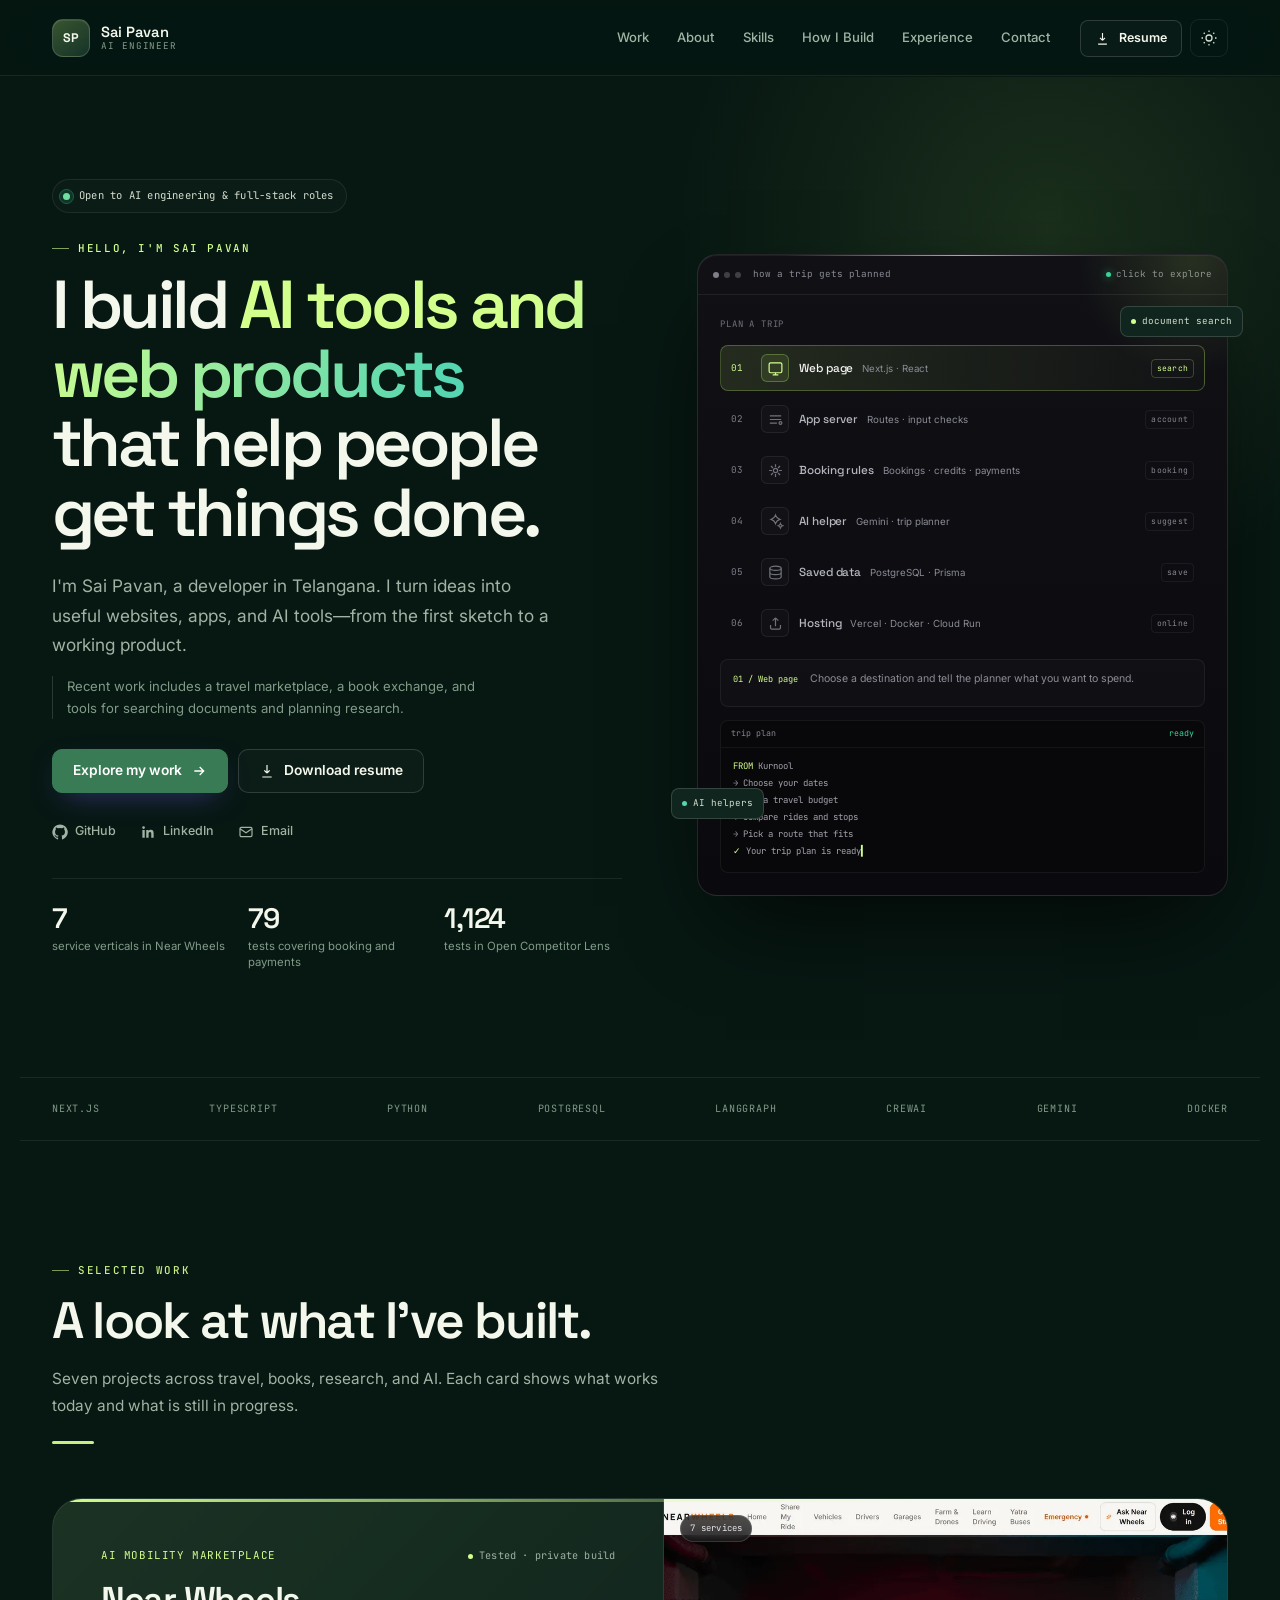
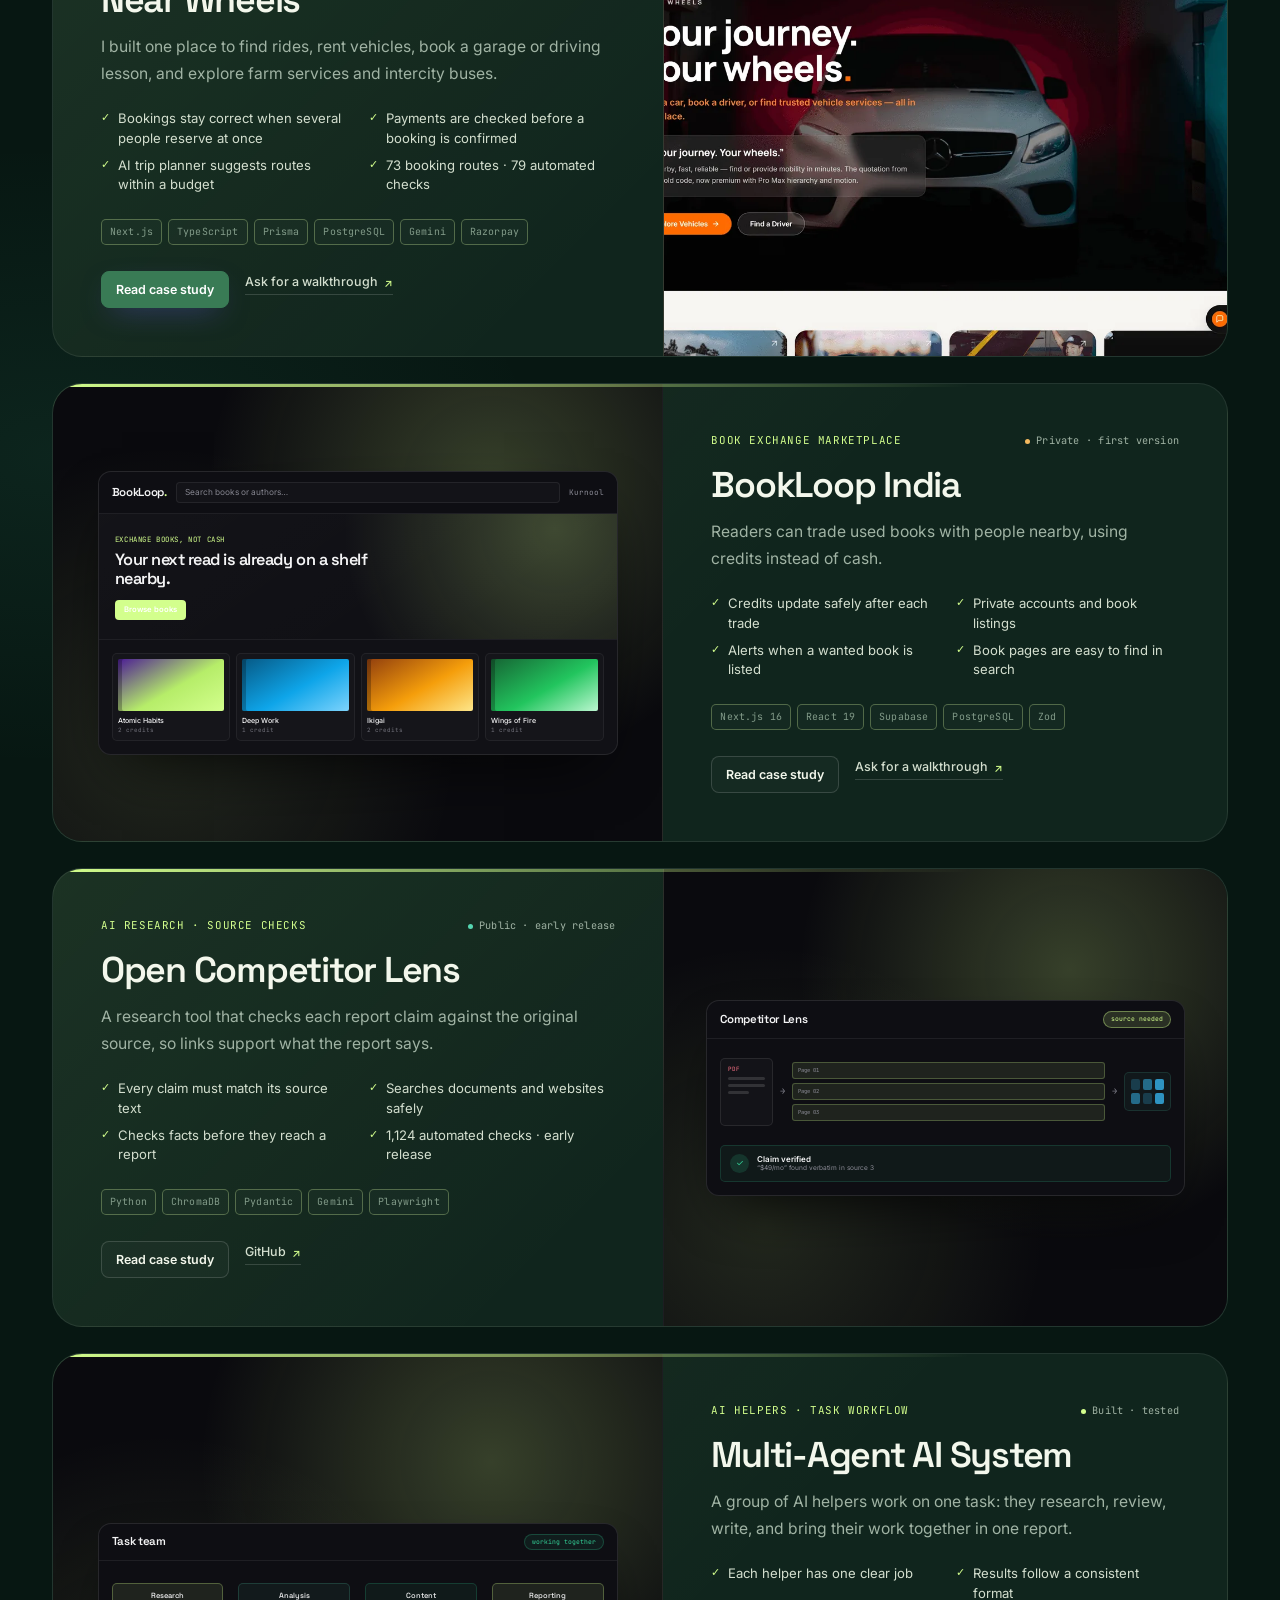
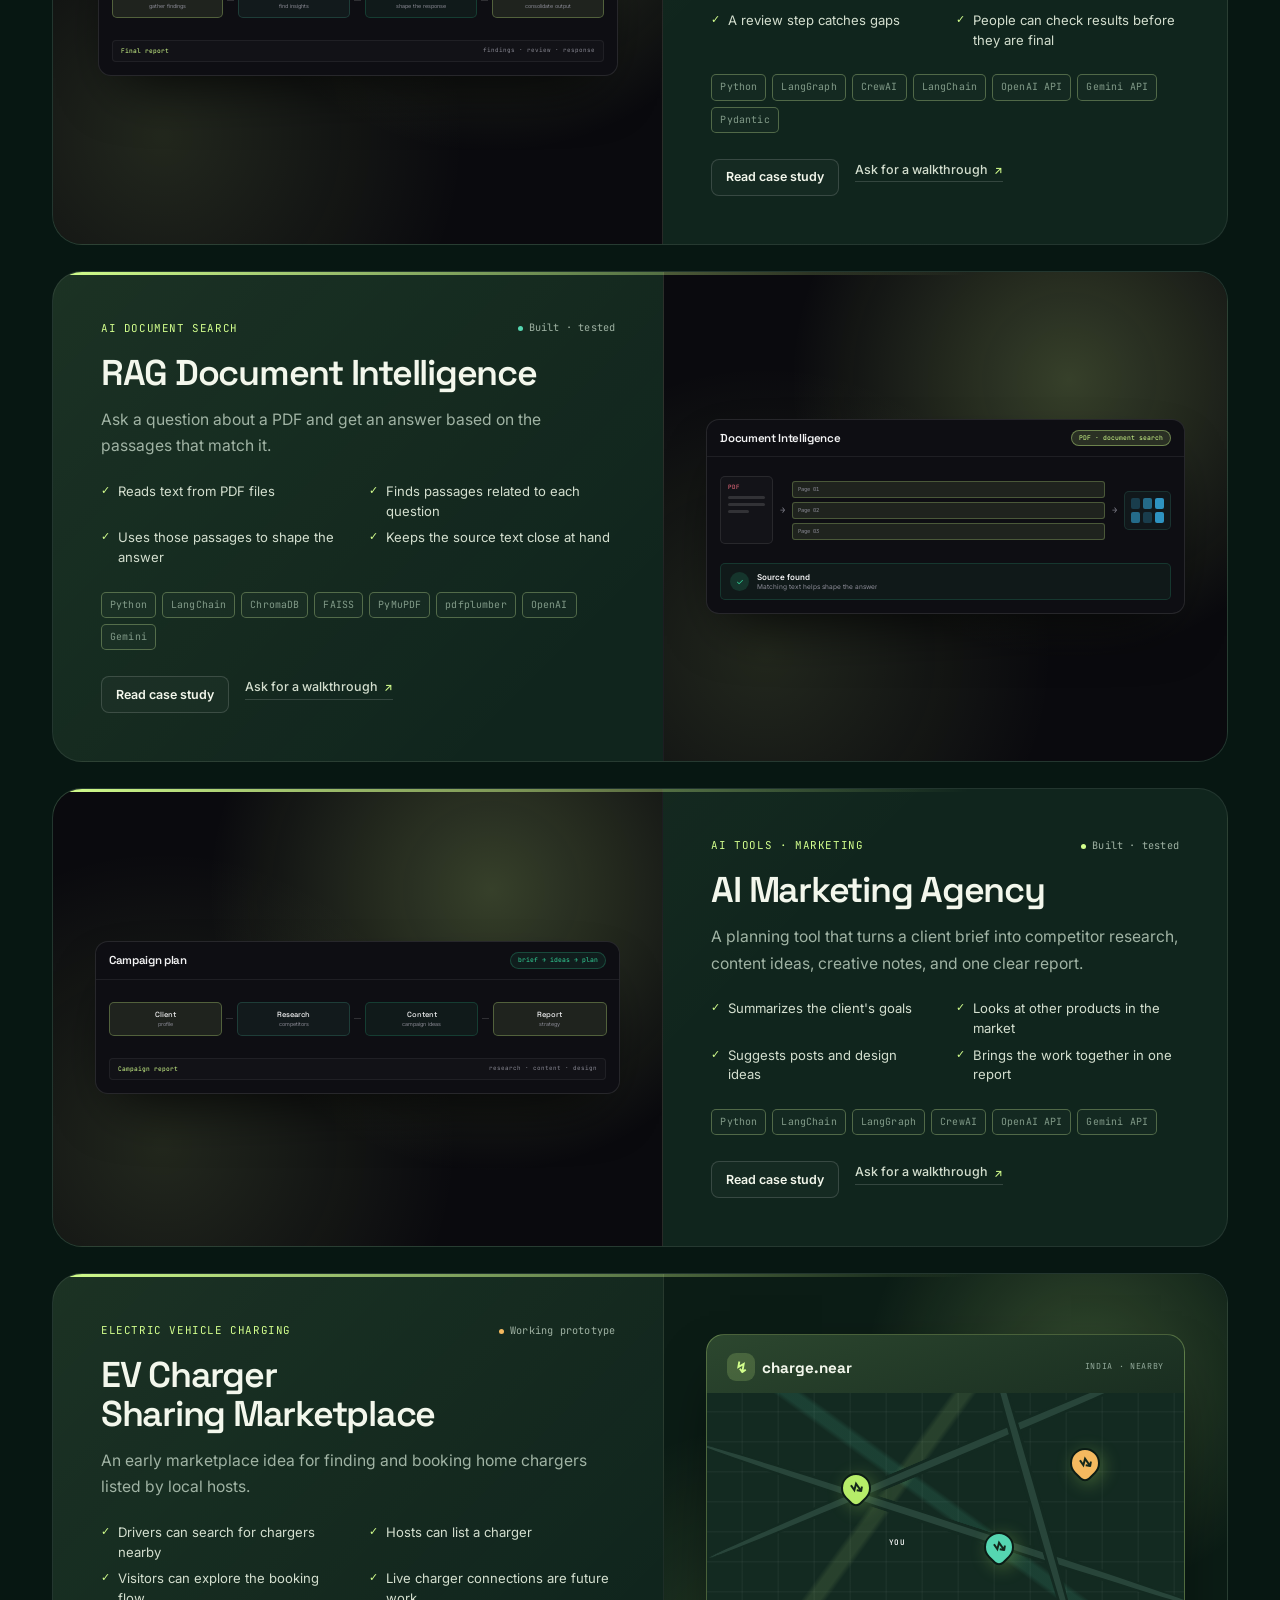
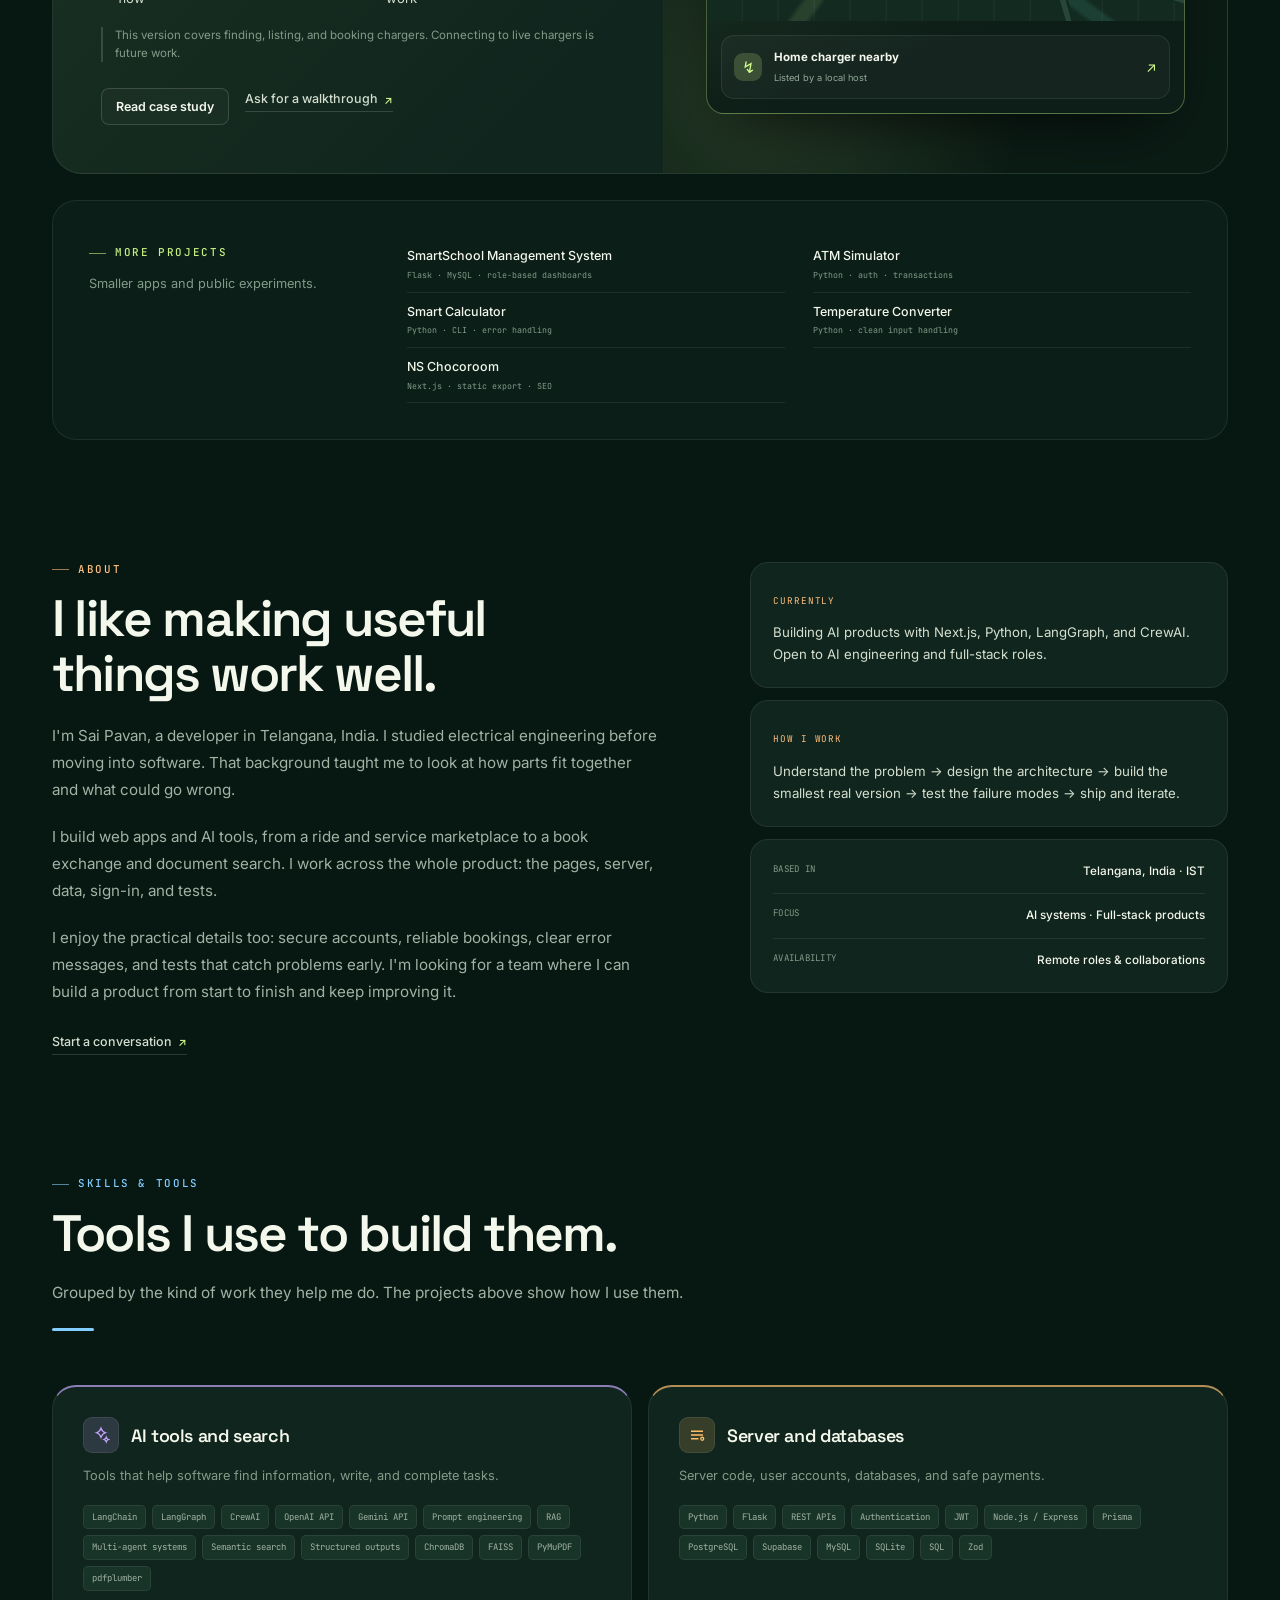
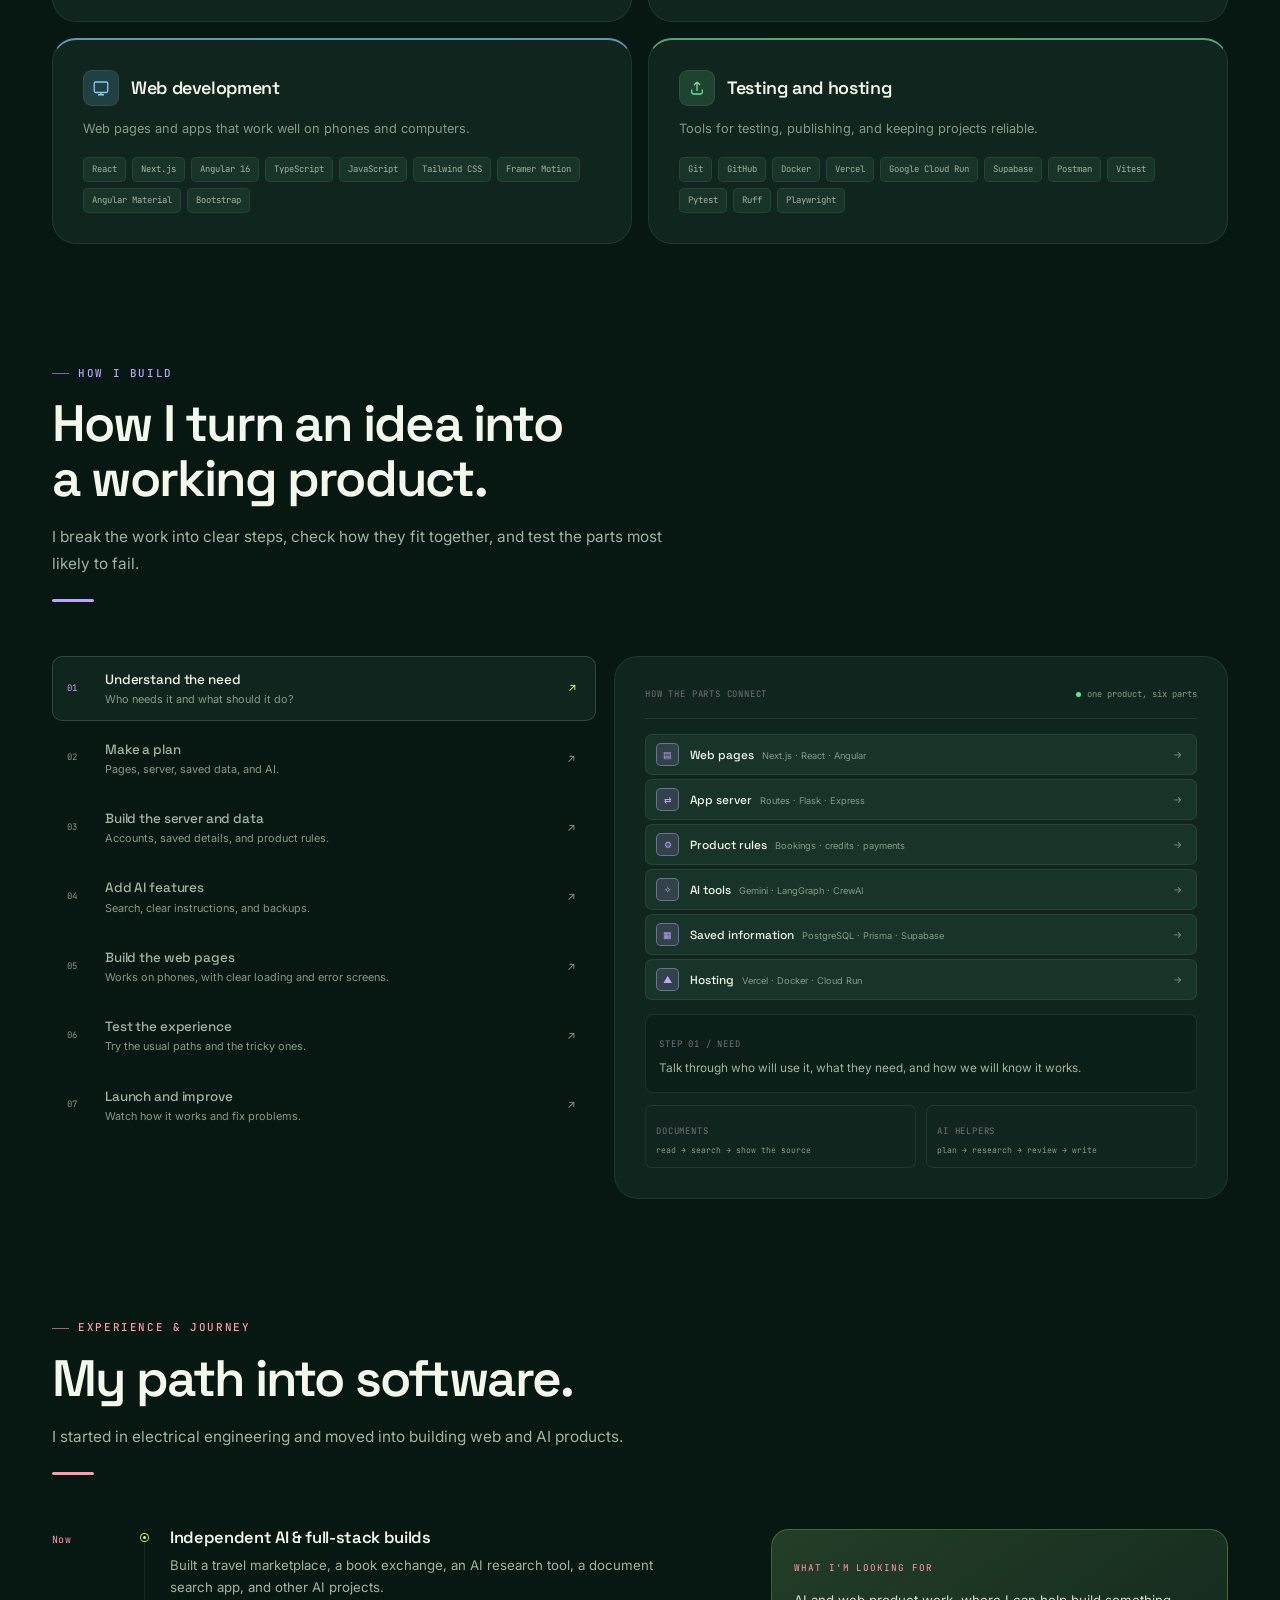
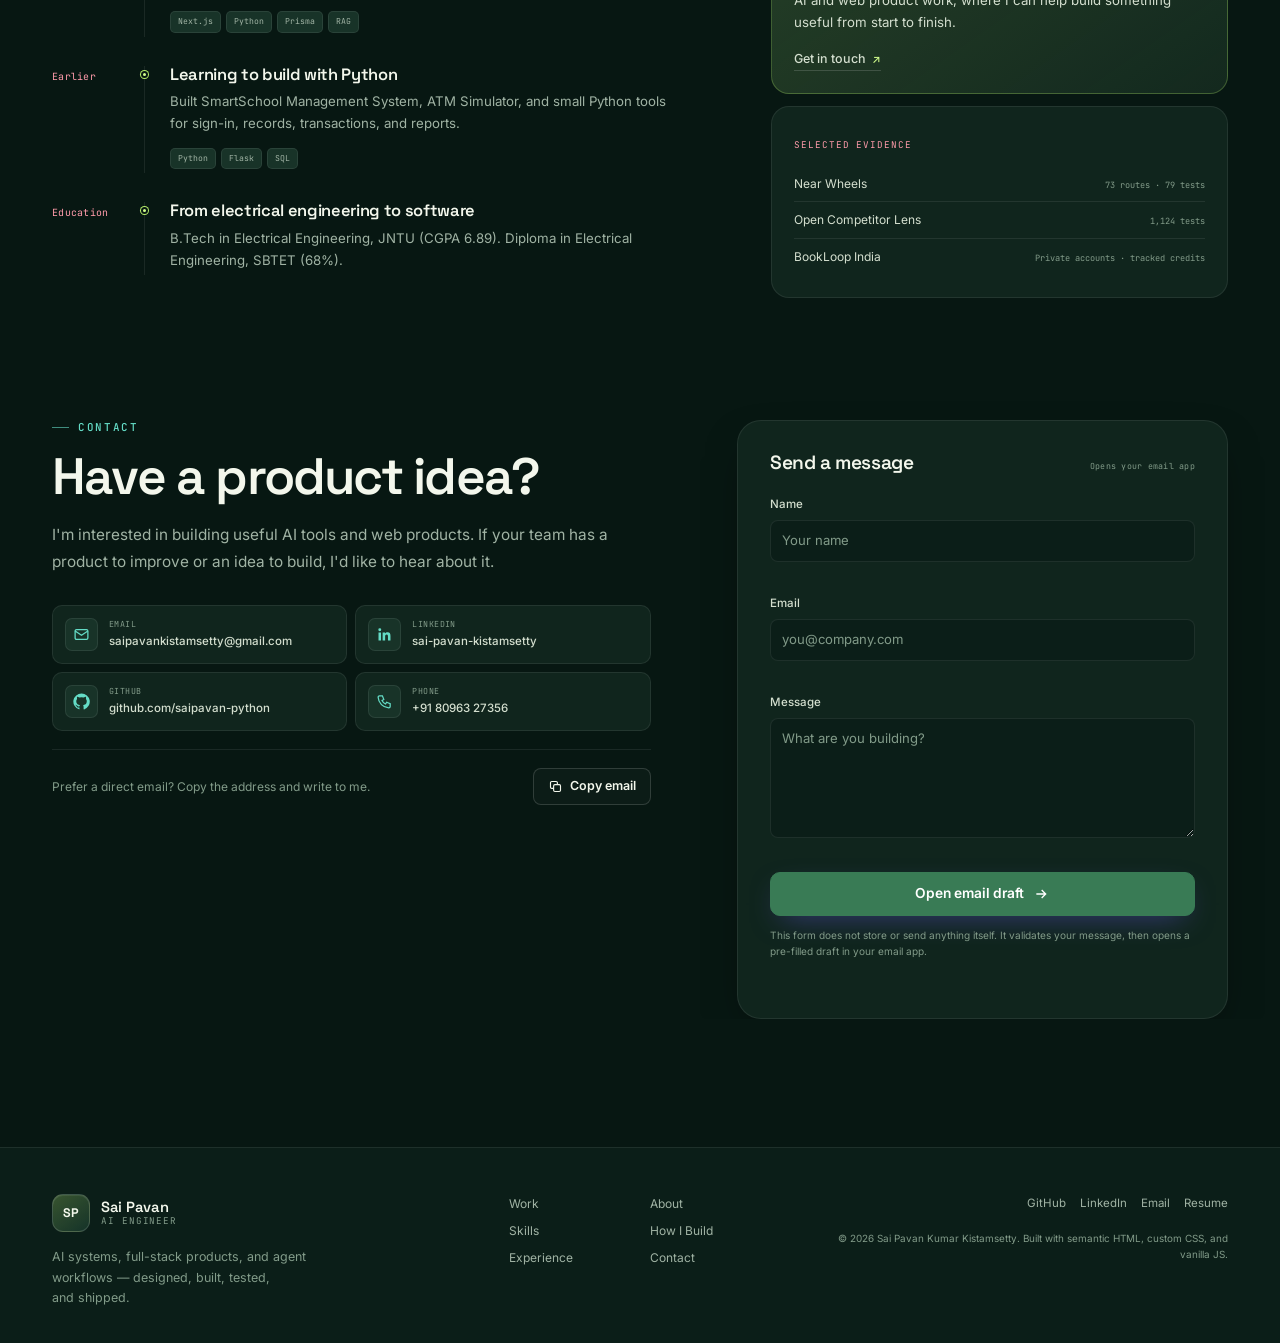
<file: index.html>
<!doctype html>
<html lang="en" data-theme="dark">
<head>
  <meta charset="utf-8">
  <meta name="viewport" content="width=device-width, initial-scale=1">
  <script>
    (function () {
      document.documentElement.classList.add('js');
      try {
        var theme = localStorage.getItem('theme') || 'dark';
        document.documentElement.dataset.theme = theme;
        document.documentElement.style.colorScheme = theme;
      } catch (e) {}
    })();
  </script>

  <title>Sai Pavan Kumar Kistamsetty — AI Engineer &amp; Full-Stack Developer</title>
  <meta name="description" content="Sai Pavan builds useful web products and AI tools, from travel and book marketplaces to document search and research.">
  <meta name="author" content="Sai Pavan Kumar Kistamsetty">
  <meta name="robots" content="index, follow, max-image-preview:large">
  <meta name="theme-color" content="#071712" id="theme-color">
  <link rel="canonical" href="https://saipavan-python.github.io/portfolio/">

  <meta property="og:type" content="website">
  <meta property="og:site_name" content="Sai Pavan Kumar Kistamsetty">
  <meta property="og:title" content="Sai Pavan Kumar Kistamsetty — AI Engineer &amp; Full-Stack Developer">
  <meta property="og:description" content="I build useful web products and AI tools, from travel and book marketplaces to document search and research.">
  <meta property="og:url" content="https://saipavan-python.github.io/portfolio/">
  <meta property="og:image" content="https://saipavan-python.github.io/portfolio/assets/og.png">
  <meta property="og:image:width" content="1200">
  <meta property="og:image:height" content="630">
  <meta property="og:image:alt" content="Sai Pavan Kumar Kistamsetty — AI Engineer and Full-Stack Developer portfolio">

  <meta name="twitter:card" content="summary_large_image">
  <meta name="twitter:title" content="Sai Pavan Kumar Kistamsetty — AI Engineer &amp; Full-Stack Developer">
  <meta name="twitter:description" content="Web products and AI tools for travel, books, document search, and research.">
  <meta name="twitter:image" content="https://saipavan-python.github.io/portfolio/assets/og.png">
  <meta name="twitter:image:alt" content="Sai Pavan Kumar Kistamsetty portfolio preview">

  <link rel="icon" href="assets/favicon.svg" type="image/svg+xml">
  <link rel="icon" href="assets/favicon-32.png" sizes="32x32" type="image/png">
  <link rel="apple-touch-icon" href="assets/apple-touch-icon.png">
  <link rel="manifest" href="site.webmanifest">

  <link rel="preconnect" href="https://fonts.googleapis.com">
  <link rel="preconnect" href="https://fonts.gstatic.com" crossorigin>
  <link href="https://fonts.googleapis.com/css2?family=Inter:wght@400;500;600;700&family=JetBrains+Mono:wght@400;500&family=Space+Grotesk:wght@500;600;700&display=swap" rel="stylesheet">
  <link rel="stylesheet" href="styles.css">

  <script type="application/ld+json">
  {
    "@context": "https://schema.org",
    "@graph": [
      {
        "@type": "Person",
        "@id": "https://saipavan-python.github.io/portfolio/#person",
        "name": "Sai Pavan Kumar Kistamsetty",
        "jobTitle": "AI Engineer and Full-Stack Developer",
        "description": "Developer building useful web products and AI tools, including marketplaces, document search, and research tools.",
        "url": "https://saipavan-python.github.io/portfolio/",
        "email": "mailto:saipavankistamsetty@gmail.com",
        "telephone": "+91-8096327356",
        "address": {
          "@type": "PostalAddress",
          "addressRegion": "Telangana",
          "addressCountry": "IN"
        },
        "sameAs": [
          "https://github.com/saipavan-python",
          "https://www.linkedin.com/in/sai-pavan-kistamsetty-60a755252"
        ],
        "knowsAbout": [
          "Artificial Intelligence",
          "Retrieval-Augmented Generation",
          "Multi-Agent Systems",
          "LangChain",
          "LangGraph",
          "CrewAI",
          "Python",
          "Next.js",
          "React",
          "TypeScript",
          "PostgreSQL",
          "Supabase",
          "Prisma",
          "Google Gemini",
          "OpenAI API"
        ]
      },
      {
        "@type": "WebSite",
        "@id": "https://saipavan-python.github.io/portfolio/#website",
        "url": "https://saipavan-python.github.io/portfolio/",
        "name": "Sai Pavan Kumar Kistamsetty — Portfolio",
        "description": "AI engineer and full-stack developer portfolio.",
        "publisher": { "@id": "https://saipavan-python.github.io/portfolio/#person" },
        "inLanguage": "en"
      }
    ]
  }
  </script>
</head>
<body>
  <a class="skip-link" href="#main">Skip to content</a>

  <header class="site-header" id="top">
    <nav class="nav container" aria-label="Primary navigation">
      <a class="brand" href="#top" aria-label="Sai Pavan — back to top">
        <span class="brand-mark" aria-hidden="true">SP</span>
        <span class="brand-text">
          <span>Sai Pavan</span>
          <small>AI Engineer</small>
        </span>
      </a>

      <div class="nav-links" role="list">
        <a href="#work" role="listitem">Work</a>
        <a href="#about" role="listitem">About</a>
        <a href="#skills" role="listitem">Skills</a>
        <a href="#process" role="listitem">How I Build</a>
        <a href="#experience" role="listitem">Experience</a>
        <a href="#contact" role="listitem">Contact</a>
      </div>

      <div class="nav-actions">
        <a class="btn btn-sm btn-secondary nav-resume" href="resume.pdf" download>
          <svg aria-hidden="true" viewBox="0 0 24 24" width="15" height="15" fill="none" stroke="currentColor" stroke-width="1.8"><path d="M12 3v12m0 0 4-4m-4 4-4-4M5 21h14"/></svg>
          Resume
        </a>
        <button class="icon-btn theme-toggle" type="button" aria-label="Switch to light theme" data-theme-toggle>
          <svg class="icon-sun" aria-hidden="true" viewBox="0 0 24 24" width="18" height="18" fill="none" stroke="currentColor" stroke-width="1.7"><circle cx="12" cy="12" r="4"/><path d="M12 2v2m0 16v2M4.93 4.93l1.42 1.42m11.3 11.3 1.42 1.42M2 12h2m16 0h2M4.93 19.07l1.42-1.42m11.3-11.3 1.42-1.42"/></svg>
          <svg class="icon-moon" aria-hidden="true" viewBox="0 0 24 24" width="18" height="18" fill="none" stroke="currentColor" stroke-width="1.7"><path d="M21 12.8A9 9 0 1 1 11.2 3a7 7 0 0 0 9.8 9.8Z"/></svg>
        </button>
        <button class="icon-btn menu-toggle" type="button" aria-expanded="false" aria-controls="mobile-menu" aria-label="Open navigation menu" data-menu-toggle>
          <svg class="icon-menu" aria-hidden="true" viewBox="0 0 24 24" width="20" height="20" fill="none" stroke="currentColor" stroke-width="1.8"><path d="M4 7h16M4 12h16M4 17h16"/></svg>
          <svg class="icon-close" aria-hidden="true" viewBox="0 0 24 24" width="20" height="20" fill="none" stroke="currentColor" stroke-width="1.8"><path d="m6 6 12 12M18 6 6 18"/></svg>
        </button>
      </div>
    </nav>

    <div class="mobile-menu" id="mobile-menu" data-mobile-menu>
      <div class="mobile-menu-inner container">
        <a href="#work">Work</a>
        <a href="#about">About</a>
        <a href="#skills">Skills</a>
        <a href="#process">How I Build</a>
        <a href="#experience">Experience</a>
        <a href="#contact">Contact</a>
        <a class="mobile-resume" href="resume.pdf" download>Download resume <span aria-hidden="true">↓</span></a>
      </div>
    </div>
  </header>

  <main id="main">
    <div class="page-glow" aria-hidden="true"></div>

    <section class="hero container" aria-labelledby="hero-title">
      <div class="hero-copy">
        <div class="status-pill">
          <span class="status-dot" aria-hidden="true"></span>
          Open to AI engineering &amp; full-stack roles
        </div>
        <p class="eyebrow">Hello, I'm Sai Pavan</p>
        <h1 id="hero-title">I build <span class="gradient-text">AI tools and web products</span> that help people get things done.</h1>
        <p class="hero-lead">I'm Sai Pavan, a developer in Telangana. I turn ideas into useful websites, apps, and AI tools—from the first sketch to a working product.</p>
        <p class="hero-note">Recent work includes a travel marketplace, a book exchange, and tools for searching documents and planning research.</p>

        <div class="hero-actions">
          <a class="btn btn-primary" href="#work">
            Explore my work
            <svg aria-hidden="true" viewBox="0 0 24 24" width="16" height="16" fill="none" stroke="currentColor" stroke-width="2"><path d="M5 12h14m-6-6 6 6-6 6"/></svg>
          </a>
          <a class="btn btn-secondary" href="resume.pdf" download>
            <svg aria-hidden="true" viewBox="0 0 24 24" width="16" height="16" fill="none" stroke="currentColor" stroke-width="1.8"><path d="M12 3v12m0 0 4-4m-4 4-4-4M5 21h14"/></svg>
            Download resume
          </a>
        </div>

        <div class="hero-socials" aria-label="Social links">
          <a href="https://github.com/saipavan-python" target="_blank" rel="noopener noreferrer">
            <svg aria-hidden="true" viewBox="0 0 24 24" width="16" height="16" fill="currentColor"><path d="M12 .7a11.5 11.5 0 0 0-3.64 22.41c.58.1.79-.25.79-.56v-2.17c-3.23.7-3.91-1.37-3.91-1.37-.53-1.34-1.29-1.7-1.29-1.7-1.05-.72.08-.7.08-.7 1.16.08 1.78 1.2 1.78 1.2 1.03 1.77 2.7 1.26 3.36.96.1-.75.4-1.26.73-1.55-2.58-.29-5.29-1.29-5.29-5.75 0-1.27.45-2.31 1.2-3.12-.12-.29-.52-1.47.11-3.06 0 0 .98-.31 3.2 1.19a11 11 0 0 1 5.82 0c2.22-1.5 3.2-1.19 3.2-1.19.63 1.59.23 2.77.11 3.06.75.81 1.2 1.85 1.2 3.12 0 4.47-2.72 5.46-5.3 5.74.42.36.79 1.07.79 2.16v3.2c0 .31.21.67.8.56A11.5 11.5 0 0 0 12 .7Z"/></svg>
            GitHub
          </a>
          <a href="https://www.linkedin.com/in/sai-pavan-kistamsetty-60a755252" target="_blank" rel="noopener noreferrer">
            <svg aria-hidden="true" viewBox="0 0 24 24" width="16" height="16" fill="currentColor"><path d="M20.45 20.45h-3.55v-5.57c0-1.33-.03-3.04-1.85-3.04-1.86 0-2.14 1.45-2.14 2.95v5.66H9.35V9h3.41v1.56h.05c.47-.9 1.63-1.85 3.36-1.85 3.6 0 4.27 2.37 4.27 5.45v6.29ZM5.34 7.43a2.06 2.06 0 1 1 0-4.12 2.06 2.06 0 0 1 0 4.12ZM7.12 20.45H3.55V9h3.57v11.45Z"/></svg>
            LinkedIn
          </a>
          <a href="mailto:saipavankistamsetty@gmail.com">
            <svg aria-hidden="true" viewBox="0 0 24 24" width="16" height="16" fill="none" stroke="currentColor" stroke-width="1.8"><rect x="3" y="5" width="18" height="14" rx="2"/><path d="m3 7 9 6 9-6"/></svg>
            Email
          </a>
        </div>

        <dl class="hero-stats">
          <div>
            <dt>7</dt>
            <dd>service verticals in Near Wheels</dd>
          </div>
          <div>
            <dt>79</dt>
            <dd>tests covering booking and payments</dd>
          </div>
          <div>
            <dt>1,124</dt>
            <dd>tests in Open Competitor Lens</dd>
          </div>
        </dl>
      </div>

      <div class="hero-visual">
        <div class="system-card" data-system-map>
          <div class="system-chrome">
            <div class="traffic-lights" aria-hidden="true"><i></i><i></i><i></i></div>
            <span class="system-path">how a trip gets planned</span>
            <span class="system-live"><i aria-hidden="true"></i> click to explore</span>
          </div>

          <div class="system-body">
            <div class="system-heading">
              <span class="mono-muted">PLAN A TRIP</span>
              <span class="mono-muted">TRIP PLANNER</span>
            </div>

            <div class="flow" role="group" aria-label="System architecture layers">
              <button class="flow-row is-active" type="button" data-node="client" data-detail="Choose a destination and tell the planner what you want to spend." data-label="Web page">
                <span class="flow-index">01</span>
                <span class="flow-icon" aria-hidden="true">
                  <svg viewBox="0 0 24 24" width="17" height="17" fill="none" stroke="currentColor" stroke-width="1.7"><rect x="3" y="4" width="18" height="14" rx="2"/><path d="M8 21h8M12 18v3"/></svg>
                </span>
                <span class="flow-copy"><b>Web page</b><small>Next.js · React</small></span>
                <span class="flow-tag">search</span>
              </button>

              <button class="flow-row" type="button" data-node="api" data-detail="The server checks the account, request details, and payment before it saves a booking." data-label="App server">
                <span class="flow-index">02</span>
                <span class="flow-icon" aria-hidden="true">
                  <svg viewBox="0 0 24 24" width="17" height="17" fill="none" stroke="currentColor" stroke-width="1.7"><path d="M4 7h16M4 12h16M4 17h10"/><circle cx="19" cy="17" r="2"/></svg>
                </span>
                <span class="flow-copy"><b>App server</b><small>Routes · input checks</small></span>
                <span class="flow-tag">account</span>
              </button>

              <button class="flow-row" type="button" data-node="logic" data-detail="Booking rules stop two people from taking the same slot and keep totals accurate." data-label="Booking rules">
                <span class="flow-index">03</span>
                <span class="flow-icon" aria-hidden="true">
                  <svg viewBox="0 0 24 24" width="17" height="17" fill="none" stroke="currentColor" stroke-width="1.7"><path d="M12 3v4m0 10v4M3 12h4m10 0h4M5.6 5.6l2.8 2.8m7.2 7.2 2.8 2.8m0-12.8-2.8 2.8M8.4 15.6l-2.8 2.8"/><circle cx="12" cy="12" r="3"/></svg>
                </span>
                <span class="flow-copy"><b>Booking rules</b><small>Bookings · credits · payments</small></span>
                <span class="flow-tag">booking</span>
              </button>

              <button class="flow-row" type="button" data-node="ai" data-detail="The trip planner suggests routes and stops. The rest of the booking still follows clear rules." data-label="AI helper">
                <span class="flow-index">04</span>
                <span class="flow-icon" aria-hidden="true">
                  <svg viewBox="0 0 24 24" width="17" height="17" fill="none" stroke="currentColor" stroke-width="1.7"><path d="M12 3c1.2 3.7 2.3 4.8 6 6-3.7 1.2-4.8 2.3-6 6-1.2-3.7-2.3-4.8-6-6 3.7-1.2 4.8-2.3 6-6Z"/><path d="M19 15c.6 1.8 1.2 2.4 3 3-1.8.6-2.4 1.2-3 3-.6-1.8-1.2-2.4-3-3 1.8-.6 2.4-1.2 3-3Z"/></svg>
                </span>
                <span class="flow-copy"><b>AI helper</b><small>Gemini · trip planner</small></span>
                <span class="flow-tag">suggest</span>
              </button>

              <button class="flow-row" type="button" data-node="data" data-detail="The database keeps bookings, credits, and payments in sync." data-label="Saved data">
                <span class="flow-index">05</span>
                <span class="flow-icon" aria-hidden="true">
                  <svg viewBox="0 0 24 24" width="17" height="17" fill="none" stroke="currentColor" stroke-width="1.7"><ellipse cx="12" cy="6" rx="8" ry="3"/><path d="M4 6v6c0 1.7 3.6 3 8 3s8-1.3 8-3V6M4 12v6c0 1.7 3.6 3 8 3s8-1.3 8-3v-6"/></svg>
                </span>
                <span class="flow-copy"><b>Saved data</b><small>PostgreSQL · Prisma</small></span>
                <span class="flow-tag">save</span>
              </button>

              <button class="flow-row" type="button" data-node="deploy" data-detail="The site and server are prepared so the same product can run in development and online." data-label="Hosting">
                <span class="flow-index">06</span>
                <span class="flow-icon" aria-hidden="true">
                  <svg viewBox="0 0 24 24" width="17" height="17" fill="none" stroke="currentColor" stroke-width="1.7"><path d="M12 16V4m0 0 4 4m-4-4L8 8"/><path d="M5 14v4a2 2 0 0 0 2 2h10a2 2 0 0 0 2-2v-4"/></svg>
                </span>
                <span class="flow-copy"><b>Hosting</b><small>Vercel · Docker · Cloud Run</small></span>
                <span class="flow-tag">online</span>
              </button>
            </div>

            <div class="system-detail" aria-live="polite">
              <span class="system-detail-label" data-detail-label>01 / Web page</span>
              <p data-detail-text>Choose a destination and tell the planner what you want to spend.</p>
            </div>

            <div class="terminal" aria-hidden="true">
              <div class="terminal-bar">
                <span>trip plan</span>
                <span class="terminal-status">ready</span>
              </div>
              <pre><span class="t-prompt">FROM</span> Kurnool
<span class="t-arrow">→</span> Choose your dates
<span class="t-arrow">→</span> Set a travel budget
<span class="t-arrow">→</span> Compare rides and stops
<span class="t-arrow">→</span> Pick a route that fits
<span class="t-prompt">✓</span> Your trip plan is ready<span class="cursor" aria-hidden="true">▍</span></pre>
            </div>
          </div>
        </div>

        <div class="floating-note floating-note-a" aria-hidden="true">
          <span class="dot"></span> document search
        </div>
        <div class="floating-note floating-note-b" aria-hidden="true">
          <span class="dot dot-blue"></span> AI helpers
        </div>
      </div>
    </section>

    <div class="stack-strip container" aria-label="Core technologies">
      <span>Next.js</span><span>TypeScript</span><span>Python</span><span>PostgreSQL</span><span>LangGraph</span><span>CrewAI</span><span>Gemini</span><span>Docker</span>
    </div>

    <section class="section container" id="work" aria-labelledby="work-title">
      <div class="section-head reveal">
        <p class="eyebrow">Selected work</p>
        <h2 id="work-title">A look at what I've built.</h2>
        <p class="section-lead">Seven projects across travel, books, research, and AI. Each card shows what works today and what is still in progress.</p>
      </div>

      <div class="projects">
        <article class="project project-featured project-near-wheels reveal">
          <div class="project-content">
            <div class="project-topline">
              <span class="project-category">AI mobility marketplace</span>
              <span class="project-status"><i class="dot"></i> Tested · private build</span>
            </div>
            <h3>Near Wheels</h3>
            <p class="project-summary">I built one place to find rides, rent vehicles, book a garage or driving lesson, and explore farm services and intercity buses.</p>
            <ul class="project-highlights">
              <li>Bookings stay correct when several people reserve at once</li>
              <li>Payments are checked before a booking is confirmed</li>
              <li>AI trip planner suggests routes within a budget</li>
              <li>73 booking routes · 79 automated checks</li>
            </ul>
            <div class="project-stack" aria-label="Technology stack">
              <span>Next.js</span><span>TypeScript</span><span>Prisma</span><span>PostgreSQL</span><span>Gemini</span><span>Razorpay</span>
            </div>
            <div class="project-actions">
              <button class="btn btn-sm btn-primary" type="button" data-case="near-wheels">Read case study</button>
              <a class="text-link" href="mailto:saipavankistamsetty@gmail.com?subject=Near%20Wheels%20walkthrough">Ask for a walkthrough <span aria-hidden="true">↗</span></a>
            </div>
          </div>
          <button class="project-media project-media-featured" type="button" data-case="near-wheels" aria-label="Open Near Wheels case study">
            <img src="assets/projects/near-wheels-home.webp" alt="Near Wheels marketplace homepage showing ride sharing, vehicle rentals, and local services" width="1280" height="820" loading="eager">
            <span class="media-badge">7 services</span>
            <span class="media-overlay"><span>View case study</span></span>
          </button>
        </article>

        <article class="project project-bookloop reveal">
          <button class="project-media mock-wrap" type="button" data-case="bookloop" aria-label="Open BookLoop India case study">
            <div class="mock mock-bookloop" aria-hidden="true">
              <div class="mock-topbar">
                <span class="mock-logo">BookLoop<span>.</span></span>
                <span class="mock-search">Search books or authors…</span>
                <span class="mock-city">Kurnool</span>
              </div>
              <div class="mock-bookloop-hero">
                <span class="mock-kicker">Exchange books, not cash</span>
                <strong>Your next read is already on a shelf nearby.</strong>
                <span class="mock-button">Browse books</span>
              </div>
              <div class="mock-books">
                <div class="mock-book"><i></i><span>Atomic Habits</span><small>2 credits</small></div>
                <div class="mock-book"><i class="book-b"></i><span>Deep Work</span><small>1 credit</small></div>
                <div class="mock-book"><i class="book-c"></i><span>Ikigai</span><small>2 credits</small></div>
                <div class="mock-book"><i class="book-d"></i><span>Wings of Fire</span><small>1 credit</small></div>
              </div>
            </div>
            <span class="media-overlay"><span>View case study</span></span>
          </button>
          <div class="project-content">
            <div class="project-topline">
              <span class="project-category">Book exchange marketplace</span>
              <span class="project-status"><i class="dot dot-amber"></i> Private · first version</span>
            </div>
            <h3>BookLoop India</h3>
            <p class="project-summary">Readers can trade used books with people nearby, using credits instead of cash.</p>
            <ul class="project-highlights">
              <li>Credits update safely after each trade</li>
              <li>Private accounts and book listings</li>
              <li>Alerts when a wanted book is listed</li>
              <li>Book pages are easy to find in search</li>
            </ul>
            <div class="project-stack" aria-label="Technology stack">
              <span>Next.js 16</span><span>React 19</span><span>Supabase</span><span>PostgreSQL</span><span>Zod</span>
            </div>
            <div class="project-actions">
              <button class="btn btn-sm btn-secondary" type="button" data-case="bookloop">Read case study</button>
              <a class="text-link" href="mailto:saipavankistamsetty@gmail.com?subject=BookLoop%20walkthrough">Ask for a walkthrough <span aria-hidden="true">↗</span></a>
            </div>
          </div>
        </article>

        <article class="project project-open-lens reveal">
          <button class="project-media mock-wrap" type="button" data-case="rag" aria-label="Open Open Competitor Lens case study">
            <div class="mock mock-rag" aria-hidden="true">
              <div class="mock-rag-head">
                <span class="mock-logo">Competitor Lens</span>
                <span class="mock-pill">source needed</span>
              </div>
              <div class="mock-rag-flow">
                <div class="rag-doc"><span>PDF</span><i></i><i></i><i class="short"></i></div>
                <span class="rag-arrow">→</span>
                <div class="rag-chunks"><span>Page 01</span><span>Page 02</span><span>Page 03</span></div>
                <span class="rag-arrow">→</span>
                <div class="rag-vector"><i></i><i></i><i></i><i></i><i></i><i></i></div>
              </div>
              <div class="mock-rag-answer">
                <span class="mock-check">✓</span>
                <div><strong>Claim verified</strong><small>“$49/mo” found verbatim in source 3</small></div>
              </div>
            </div>
            <span class="media-overlay"><span>View case study</span></span>
          </button>
          <div class="project-content">
            <div class="project-topline">
              <span class="project-category">AI research · source checks</span>
              <span class="project-status"><i class="dot dot-blue"></i> Public · early release</span>
            </div>
            <h3>Open Competitor Lens</h3>
            <p class="project-summary">A research tool that checks each report claim against the original source, so links support what the report says.</p>
            <ul class="project-highlights">
              <li>Every claim must match its source text</li>
              <li>Searches documents and websites safely</li>
              <li>Checks facts before they reach a report</li>
              <li>1,124 automated checks · early release</li>
            </ul>
            <div class="project-stack" aria-label="Technology stack">
              <span>Python</span><span>ChromaDB</span><span>Pydantic</span><span>Gemini</span><span>Playwright</span>
            </div>
            <div class="project-actions">
              <button class="btn btn-sm btn-secondary" type="button" data-case="rag">Read case study</button>
              <a class="text-link" href="https://github.com/saipavan-python/open-competitor-lens" target="_blank" rel="noopener noreferrer">GitHub <span aria-hidden="true">↗</span></a>
            </div>
          </div>
        </article>

        <article class="project project-agents reveal">
          <button class="project-media mock-wrap" type="button" data-case="agents" aria-label="Open Multi-Agent AI System case study">
            <div class="mock mock-agents" aria-hidden="true">
              <div class="agents-head">
                <span class="mock-logo">Task team</span>
                <span class="mock-pill mock-pill-green">working together</span>
              </div>
              <div class="agents-graph">
                <div class="agent-node agent-planner"><b>Research</b><small>gather findings</small></div>
                <div class="agent-line"></div>
                <div class="agent-node agent-research"><b>Analysis</b><small>find insights</small></div>
                <div class="agent-line"></div>
                <div class="agent-node agent-analyst"><b>Content</b><small>shape the response</small></div>
                <div class="agent-line"></div>
                <div class="agent-node agent-writer"><b>Reporting</b><small>consolidate output</small></div>
              </div>
              <div class="agents-output"><span>Final report</span><small>findings · review · response</small></div>
            </div>
            <span class="media-overlay"><span>View case study</span></span>
          </button>
          <div class="project-content">
            <div class="project-topline">
              <span class="project-category">AI helpers · task workflow</span>
              <span class="project-status"><i class="dot"></i> Built · tested</span>
            </div>
            <h3>Multi-Agent AI System</h3>
            <p class="project-summary">A group of AI helpers work on one task: they research, review, write, and bring their work together in one report.</p>
            <ul class="project-highlights">
              <li>Each helper has one clear job</li>
              <li>Results follow a consistent format</li>
              <li>A review step catches gaps</li>
              <li>People can check results before they are final</li>
            </ul>
            <div class="project-stack" aria-label="Technology stack">
              <span>Python</span><span>LangGraph</span><span>CrewAI</span><span>LangChain</span><span>OpenAI API</span><span>Gemini API</span><span>Pydantic</span>
            </div>
            <div class="project-actions">
              <button class="btn btn-sm btn-secondary" type="button" data-case="agents">Read case study</button>
              <a class="text-link" href="mailto:saipavankistamsetty@gmail.com?subject=Multi-agent%20system%20walkthrough">Ask for a walkthrough <span aria-hidden="true">↗</span></a>
            </div>
          </div>
        </article>

        <article class="project project-doc-ai reveal">
          <button class="project-media mock-wrap" type="button" data-case="doc-ai" aria-label="Open RAG Document Intelligence case study">
            <div class="mock mock-rag mock-large">
              <div class="mock-rag-head"><span class="mock-logo">Document Intelligence</span><span class="mock-pill">PDF · document search</span></div>
              <div class="mock-rag-flow"><div class="rag-doc"><span>PDF</span><i></i><i></i><i class="short"></i></div><span class="rag-arrow">→</span><div class="rag-chunks"><span>Page 01</span><span>Page 02</span><span>Page 03</span></div><span class="rag-arrow">→</span><div class="rag-vector"><i></i><i></i><i></i><i></i><i></i><i></i></div></div>
              <div class="mock-rag-answer"><span class="mock-check">✓</span><div><strong>Source found</strong><small>Matching text helps shape the answer</small></div></div>
            </div>
            <span class="media-overlay"><span>View case study</span></span>
          </button>
          <div class="project-content">
            <div class="project-topline"><span class="project-category">AI document search</span><span class="project-status"><i class="dot dot-blue"></i> Built · tested</span></div>
            <h3>RAG Document Intelligence</h3>
            <p class="project-summary">Ask a question about a PDF and get an answer based on the passages that match it.</p>
            <ul class="project-highlights">
              <li>Reads text from PDF files</li>
              <li>Finds passages related to each question</li>
              <li>Uses those passages to shape the answer</li>
              <li>Keeps the source text close at hand</li>
            </ul>
            <div class="project-stack" aria-label="Technology stack"><span>Python</span><span>LangChain</span><span>ChromaDB</span><span>FAISS</span><span>PyMuPDF</span><span>pdfplumber</span><span>OpenAI</span><span>Gemini</span></div>
            <div class="project-actions"><button class="btn btn-sm btn-secondary" type="button" data-case="doc-ai">Read case study</button><a class="text-link" href="mailto:saipavankistamsetty@gmail.com?subject=RAG%20Document%20Intelligence%20walkthrough">Ask for a walkthrough <span aria-hidden="true">↗</span></a></div>
          </div>
        </article>

        <article class="project project-marketing reveal">
          <button class="project-media mock-wrap" type="button" data-case="marketing" aria-label="Open AI Marketing Agency case study">
            <div class="mock mock-agents mock-large">
              <div class="agents-head"><span class="mock-logo">Campaign plan</span><span class="mock-pill mock-pill-green">brief → ideas → plan</span></div>
              <div class="agents-graph"><div class="agent-node agent-planner"><b>Client</b><small>profile</small></div><div class="agent-line"></div><div class="agent-node agent-research"><b>Research</b><small>competitors</small></div><div class="agent-line"></div><div class="agent-node agent-analyst"><b>Content</b><small>campaign ideas</small></div><div class="agent-line"></div><div class="agent-node agent-writer"><b>Report</b><small>strategy</small></div></div>
              <div class="agents-output"><span>Campaign report</span><small>research · content · design</small></div>
            </div>
            <span class="media-overlay"><span>View case study</span></span>
          </button>
          <div class="project-content">
            <div class="project-topline"><span class="project-category">AI tools · marketing</span><span class="project-status"><i class="dot"></i> Built · tested</span></div>
            <h3>AI Marketing Agency</h3>
            <p class="project-summary">A planning tool that turns a client brief into competitor research, content ideas, creative notes, and one clear report.</p>
            <ul class="project-highlights">
              <li>Summarizes the client's goals</li>
              <li>Looks at other products in the market</li>
              <li>Suggests posts and design ideas</li>
              <li>Brings the work together in one report</li>
            </ul>
            <div class="project-stack" aria-label="Technology stack"><span>Python</span><span>LangChain</span><span>LangGraph</span><span>CrewAI</span><span>OpenAI API</span><span>Gemini API</span></div>
            <div class="project-actions"><button class="btn btn-sm btn-secondary" type="button" data-case="marketing">Read case study</button><a class="text-link" href="mailto:saipavankistamsetty@gmail.com?subject=AI%20Marketing%20Agency%20walkthrough">Ask for a walkthrough <span aria-hidden="true">↗</span></a></div>
          </div>
        </article>

        <article class="project project-ev reveal">
          <button class="project-media project-media-ev" type="button" data-case="ev-sharing" aria-label="Open EV Charger Sharing Marketplace case study">
            <div class="ev-preview">
              <div class="ev-topline"><span class="ev-brand"><i aria-hidden="true">↯</i> charge.near</span><span class="ev-location">INDIA · NEARBY</span></div>
              <div class="ev-map" aria-hidden="true"><span class="ev-road ev-road-a"></span><span class="ev-road ev-road-b"></span><span class="ev-road ev-road-c"></span><i class="ev-pin ev-pin-a">↯</i><i class="ev-pin ev-pin-b">↯</i><i class="ev-pin ev-pin-c">↯</i><span class="ev-you">YOU</span></div>
              <div class="ev-listing"><span class="ev-plug">↯</span><span><b>Home charger nearby</b><small>Listed by a local host</small></span><span class="ev-arrow">↗</span></div>
            </div>
            <span class="media-overlay"><span>View case study</span></span>
          </button>
          <div class="project-content">
            <div class="project-topline"><span class="project-category">Electric vehicle charging</span><span class="project-status"><i class="dot dot-amber"></i> Working prototype</span></div>
            <h3>EV Charger Sharing Marketplace</h3>
            <p class="project-summary">An early marketplace idea for finding and booking home chargers listed by local hosts.</p>
            <ul class="project-highlights">
              <li>Drivers can search for chargers nearby</li>
              <li>Hosts can list a charger</li>
              <li>Visitors can explore the booking flow</li>
              <li>Live charger connections are future work</li>
            </ul>
            <p class="project-tech-note">This version covers finding, listing, and booking chargers. Connecting to live chargers is future work.</p>
            <div class="project-actions"><button class="btn btn-sm btn-secondary" type="button" data-case="ev-sharing">Read case study</button><a class="text-link" href="mailto:saipavankistamsetty@gmail.com?subject=EV%20Charger%20Sharing%20walkthrough">Ask for a walkthrough <span aria-hidden="true">↗</span></a></div>
          </div>
        </article>
      </div>

      <div class="more-builds reveal">
        <div class="more-builds-head">
          <span class="eyebrow">More projects</span>
          <p>Smaller apps and public experiments.</p>
        </div>
        <div class="more-builds-links">
          <a href="https://github.com/saipavan-python/smartschool-management-system" target="_blank" rel="noopener noreferrer"><b>SmartSchool Management System</b><span>Flask · MySQL · role-based dashboards</span></a>
          <a href="https://github.com/saipavan-python/ATM-Simulator" target="_blank" rel="noopener noreferrer"><b>ATM Simulator</b><span>Python · auth · transactions</span></a>
          <a href="https://github.com/saipavan-python/smartCalculator-python" target="_blank" rel="noopener noreferrer"><b>Smart Calculator</b><span>Python · CLI · error handling</span></a>
          <a href="https://github.com/saipavan-python/Temperature-Converter" target="_blank" rel="noopener noreferrer"><b>Temperature Converter</b><span>Python · clean input handling</span></a>
          <a href="https://github.com/saipavan-python/N-s-chocoroom" target="_blank" rel="noopener noreferrer"><b>NS Chocoroom</b><span>Next.js · static export · SEO</span></a>
        </div>
      </div>
    </section>

    <section class="section container" id="about" aria-labelledby="about-title">
      <div class="about-grid">
        <div class="about-copy reveal">
          <p class="eyebrow">About</p>
          <h2 id="about-title">I like making useful things work well.</h2>
          <p>I'm Sai Pavan, a developer in Telangana, India. I studied electrical engineering before moving into software. That background taught me to look at how parts fit together and what could go wrong.</p>
          <p>I build web apps and AI tools, from a ride and service marketplace to a book exchange and document search. I work across the whole product: the pages, server, data, sign-in, and tests.</p>
          <p>I enjoy the practical details too: secure accounts, reliable bookings, clear error messages, and tests that catch problems early. I'm looking for a team where I can build a product from start to finish and keep improving it.</p>
          <a class="text-link about-link" href="mailto:saipavankistamsetty@gmail.com">Start a conversation <span aria-hidden="true">↗</span></a>
        </div>

        <div class="about-side reveal">
          <div class="side-card">
            <span class="side-label">Currently</span>
            <p>Building AI products with Next.js, Python, LangGraph, and CrewAI. Open to AI engineering and full-stack roles.</p>
          </div>
          <div class="side-card">
            <span class="side-label">How I work</span>
            <p>Understand the problem → design the architecture → build the smallest real version → test the failure modes → ship and iterate.</p>
          </div>
          <div class="side-card side-card-meta">
            <div><span>Based in</span><b>Telangana, India · IST</b></div>
            <div><span>Focus</span><b>AI systems · Full-stack products</b></div>
            <div><span>Availability</span><b>Remote roles &amp; collaborations</b></div>
          </div>
        </div>
      </div>
    </section>

    <section class="section container" id="skills" aria-labelledby="skills-title">
      <div class="section-head reveal">
        <p class="eyebrow">Skills &amp; tools</p>
        <h2 id="skills-title">Tools I use to build them.</h2>
        <p class="section-lead">Grouped by the kind of work they help me do. The projects above show how I use them.</p>
      </div>

      <div class="skills-grid">
        <div class="skill-card reveal">
          <div class="skill-card-head">
            <span class="skill-icon" aria-hidden="true">
              <svg viewBox="0 0 24 24" width="18" height="18" fill="none" stroke="currentColor" stroke-width="1.7"><path d="M12 3c1.2 3.7 2.3 4.8 6 6-3.7 1.2-4.8 2.3-6 6-1.2-3.7-2.3-4.8-6-6 3.7-1.2 4.8-2.3 6-6Z"/><path d="M19 15c.6 1.8 1.2 2.4 3 3-1.8.6-2.4 1.2-3 3-.6-1.8-1.2-2.4-3-3 1.8-.6 2.4-1.2 3-3Z"/></svg>
            </span>
            <h3>AI tools and search</h3>
          </div>
          <p>Tools that help software find information, write, and complete tasks.</p>
          <div class="tag-list">
            <span>LangChain</span><span>LangGraph</span><span>CrewAI</span><span>OpenAI API</span><span>Gemini API</span><span>Prompt engineering</span><span>RAG</span><span>Multi-agent systems</span><span>Semantic search</span><span>Structured outputs</span><span>ChromaDB</span><span>FAISS</span><span>PyMuPDF</span><span>pdfplumber</span>
          </div>
        </div>

        <div class="skill-card reveal">
          <div class="skill-card-head">
            <span class="skill-icon" aria-hidden="true">
              <svg viewBox="0 0 24 24" width="18" height="18" fill="none" stroke="currentColor" stroke-width="1.7"><path d="M4 7h16M4 12h16M4 17h10"/><circle cx="19" cy="17" r="2"/></svg>
            </span>
            <h3>Server and databases</h3>
          </div>
          <p>Server code, user accounts, databases, and safe payments.</p>
          <div class="tag-list">
            <span>Python</span><span>Flask</span><span>REST APIs</span><span>Authentication</span><span>JWT</span><span>Node.js / Express</span><span>Prisma</span><span>PostgreSQL</span><span>Supabase</span><span>MySQL</span><span>SQLite</span><span>SQL</span><span>Zod</span>
          </div>
        </div>

        <div class="skill-card reveal">
          <div class="skill-card-head">
            <span class="skill-icon" aria-hidden="true">
              <svg viewBox="0 0 24 24" width="18" height="18" fill="none" stroke="currentColor" stroke-width="1.7"><rect x="3" y="4" width="18" height="14" rx="2"/><path d="M8 21h8M12 18v3"/></svg>
            </span>
            <h3>Web development</h3>
          </div>
          <p>Web pages and apps that work well on phones and computers.</p>
          <div class="tag-list">
            <span>React</span><span>Next.js</span><span>Angular 16</span><span>TypeScript</span><span>JavaScript</span><span>Tailwind CSS</span><span>Framer Motion</span><span>Angular Material</span><span>Bootstrap</span>
          </div>
        </div>

        <div class="skill-card reveal">
          <div class="skill-card-head">
            <span class="skill-icon" aria-hidden="true">
              <svg viewBox="0 0 24 24" width="18" height="18" fill="none" stroke="currentColor" stroke-width="1.7"><path d="M12 16V4m0 0 4 4m-4-4L8 8"/><path d="M5 14v4a2 2 0 0 0 2 2h10a2 2 0 0 0 2-2v-4"/></svg>
            </span>
            <h3>Testing and hosting</h3>
          </div>
          <p>Tools for testing, publishing, and keeping projects reliable.</p>
          <div class="tag-list">
            <span>Git</span><span>GitHub</span><span>Docker</span><span>Vercel</span><span>Google Cloud Run</span><span>Supabase</span><span>Postman</span><span>Vitest</span><span>Pytest</span><span>Ruff</span><span>Playwright</span>
          </div>
        </div>
      </div>
    </section>

    <section class="section container" id="process" aria-labelledby="process-title">
      <div class="section-head reveal">
        <p class="eyebrow">How I build</p>
        <h2 id="process-title">How I turn an idea into a working product.</h2>
        <p class="section-lead">I break the work into clear steps, check how they fit together, and test the parts most likely to fail.</p>
      </div>

      <div class="process-grid">
        <div class="steps reveal" role="group" aria-label="Engineering process steps">
          <button class="step is-active" type="button" data-step="1" data-layers="client,api,logic,ai,data,deploy" data-detail="Talk through who will use it, what they need, and how we will know it works.">
            <span class="step-number">01</span>
            <span class="step-copy"><b>Understand the need</b><small>Who needs it and what should it do?</small></span>
            <span class="step-arrow" aria-hidden="true">↗</span>
          </button>
          <button class="step" type="button" data-step="2" data-layers="client,api,logic,ai,data,deploy" data-detail="Plan how the pages, server, saved information, and any AI features will work together.">
            <span class="step-number">02</span>
            <span class="step-copy"><b>Make a plan</b><small>Pages, server, saved data, and AI.</small></span>
            <span class="step-arrow" aria-hidden="true">↗</span>
          </button>
          <button class="step" type="button" data-step="3" data-layers="api,logic,data" data-detail="Set up accounts, saved information, and checks that prevent mistakes.">
            <span class="step-number">03</span>
            <span class="step-copy"><b>Build the server and data</b><small>Accounts, saved details, and product rules.</small></span>
            <span class="step-arrow" aria-hidden="true">↗</span>
          </button>
          <button class="step" type="button" data-step="4" data-layers="ai,data" data-detail="Add AI with clear instructions and a backup plan for when it gives a poor answer or is unavailable.">
            <span class="step-number">04</span>
            <span class="step-copy"><b>Add AI features</b><small>Search, clear instructions, and backups.</small></span>
            <span class="step-arrow" aria-hidden="true">↗</span>
          </button>
          <button class="step" type="button" data-step="5" data-layers="client,api" data-detail="Build pages that work on phones and show people what is happening, even when something goes wrong.">
            <span class="step-number">05</span>
            <span class="step-copy"><b>Build the web pages</b><small>Works on phones, with clear loading and error screens.</small></span>
            <span class="step-arrow" aria-hidden="true">↗</span>
          </button>
          <button class="step" type="button" data-step="6" data-layers="client,api,logic,ai,data,deploy" data-detail="Try common tasks, mistakes, and slow connections before the product goes online.">
            <span class="step-number">06</span>
            <span class="step-copy"><b>Test the experience</b><small>Try the usual paths and the tricky ones.</small></span>
            <span class="step-arrow" aria-hidden="true">↗</span>
          </button>
          <button class="step" type="button" data-step="7" data-layers="deploy" data-detail="Put the product online, watch for problems, and improve it over time.">
            <span class="step-number">07</span>
            <span class="step-copy"><b>Launch and improve</b><small>Watch how it works and fix problems.</small></span>
            <span class="step-arrow" aria-hidden="true">↗</span>
          </button>
        </div>

        <div class="arch-card reveal">
          <div class="arch-head">
            <span class="mono-muted">HOW THE PARTS CONNECT</span>
            <span class="arch-status"><i aria-hidden="true"></i> one product, six parts</span>
          </div>
          <div class="arch-layers" role="group" aria-label="How the parts of a web product work together">
            <button class="arch-layer is-active" type="button" data-layer="client" data-detail="The pages people use, designed to work on phones and computers.">
              <span class="arch-icon" aria-hidden="true">▤</span>
              <span><b>Web pages</b><small>Next.js · React · Angular</small></span>
              <span class="arch-arrow" aria-hidden="true">→</span>
            </button>
            <button class="arch-layer is-active" type="button" data-layer="api" data-detail="Checks requests, accounts, and payments before changing saved information.">
              <span class="arch-icon" aria-hidden="true">⇄</span>
              <span><b>App server</b><small>Routes · Flask · Express</small></span>
              <span class="arch-arrow" aria-hidden="true">→</span>
            </button>
            <button class="arch-layer is-active" type="button" data-layer="logic" data-detail="Controls when a booking can be made, how credits move, and who can use admin tools.">
              <span class="arch-icon" aria-hidden="true">⚙</span>
              <span><b>Product rules</b><small>Bookings · credits · payments</small></span>
              <span class="arch-arrow" aria-hidden="true">→</span>
            </button>
            <button class="arch-layer is-active" type="button" data-layer="ai" data-detail="Searches documents, suggests trips, and helps prepare useful written answers.">
              <span class="arch-icon" aria-hidden="true">✧</span>
              <span><b>AI tools</b><small>Gemini · LangGraph · CrewAI</small></span>
              <span class="arch-arrow" aria-hidden="true">→</span>
            </button>
            <button class="arch-layer is-active" type="button" data-layer="data" data-detail="Keeps accounts, bookings, and documents available to the right people.">
              <span class="arch-icon" aria-hidden="true">▦</span>
              <span><b>Saved information</b><small>PostgreSQL · Prisma · Supabase</small></span>
              <span class="arch-arrow" aria-hidden="true">→</span>
            </button>
            <button class="arch-layer is-active" type="button" data-layer="deploy" data-detail="Makes the app available online and provides a clear way to update it.">
              <span class="arch-icon" aria-hidden="true">▲</span>
              <span><b>Hosting</b><small>Vercel · Docker · Cloud Run</small></span>
              <span class="arch-arrow" aria-hidden="true">→</span>
            </button>
          </div>
          <div class="arch-detail" aria-live="polite">
            <span class="mono-muted" data-arch-label>STEP 01 / NEED</span>
            <p data-arch-detail>Talk through who will use it, what they need, and how we will know it works.</p>
          </div>
          <div class="arch-notes">
            <div><span class="mono-muted">DOCUMENTS</span><p>read → search → show the source</p></div>
            <div><span class="mono-muted">AI HELPERS</span><p>plan → research → review → write</p></div>
          </div>
        </div>
      </div>
    </section>

    <section class="section container" id="experience" aria-labelledby="experience-title">
      <div class="section-head reveal">
        <p class="eyebrow">Experience &amp; journey</p>
        <h2 id="experience-title">My path into software.</h2>
        <p class="section-lead">I started in electrical engineering and moved into building web and AI products.</p>
      </div>

      <div class="experience-grid">
        <ol class="timeline reveal">
          <li>
            <span class="timeline-year">Now</span>
            <div class="timeline-body">
              <h3>Independent AI &amp; full-stack builds</h3>
              <p>Built a travel marketplace, a book exchange, an AI research tool, a document search app, and other AI projects.</p>
              <div class="tag-list tag-list-small"><span>Next.js</span><span>Python</span><span>Prisma</span><span>RAG</span></div>
            </div>
          </li>
          <li>
            <span class="timeline-year">Earlier</span>
            <div class="timeline-body">
              <h3>Learning to build with Python</h3>
              <p>Built SmartSchool Management System, ATM Simulator, and small Python tools for sign-in, records, transactions, and reports.</p>
              <div class="tag-list tag-list-small"><span>Python</span><span>Flask</span><span>SQL</span></div>
            </div>
          </li>
          <li>
            <span class="timeline-year">Education</span>
            <div class="timeline-body">
              <h3>From electrical engineering to software</h3>
              <p>B.Tech in Electrical Engineering, JNTU (CGPA 6.89). Diploma in Electrical Engineering, SBTET (68%).</p>
            </div>
          </li>
        </ol>

        <aside class="experience-side reveal">
          <div class="side-card side-card-accent">
            <span class="side-label">What I'm looking for</span>
            <p>AI and web product work, where I can help build something useful from start to finish.</p>
            <a class="text-link" href="#contact">Get in touch <span aria-hidden="true">↗</span></a>
          </div>
          <div class="side-card">
            <span class="side-label">Selected evidence</span>
            <ul class="evidence-list">
              <li><span>Near Wheels</span><b>73 routes · 79 tests</b></li>
              <li><span>Open Competitor Lens</span><b>1,124 tests</b></li>
              <li><span>BookLoop India</span><b>Private accounts · tracked credits</b></li>
            </ul>
          </div>
        </aside>
      </div>
    </section>

    <section class="section container" id="contact" aria-labelledby="contact-title">
      <div class="contact-grid">
        <div class="contact-copy reveal">
          <p class="eyebrow">Contact</p>
          <h2 id="contact-title">Have a product idea?</h2>
          <p class="section-lead">I'm interested in building useful AI tools and web products. If your team has a product to improve or an idea to build, I'd like to hear about it.</p>

          <div class="contact-links">
            <a href="mailto:saipavankistamsetty@gmail.com">
              <span class="contact-link-icon" aria-hidden="true">
                <svg viewBox="0 0 24 24" width="17" height="17" fill="none" stroke="currentColor" stroke-width="1.8"><rect x="3" y="5" width="18" height="14" rx="2"/><path d="m3 7 9 6 9-6"/></svg>
              </span>
              <span><small>Email</small><b>saipavankistamsetty@gmail.com</b></span>
            </a>
            <a href="https://www.linkedin.com/in/sai-pavan-kistamsetty-60a755252" target="_blank" rel="noopener noreferrer">
              <span class="contact-link-icon" aria-hidden="true">
                <svg viewBox="0 0 24 24" width="17" height="17" fill="currentColor"><path d="M20.45 20.45h-3.55v-5.57c0-1.33-.03-3.04-1.85-3.04-1.86 0-2.14 1.45-2.14 2.95v5.66H9.35V9h3.41v1.56h.05c.47-.9 1.63-1.85 3.36-1.85 3.6 0 4.27 2.37 4.27 5.45v6.29ZM5.34 7.43a2.06 2.06 0 1 1 0-4.12 2.06 2.06 0 0 1 0 4.12ZM7.12 20.45H3.55V9h3.57v11.45Z"/></svg>
              </span>
              <span><small>LinkedIn</small><b>sai-pavan-kistamsetty</b></span>
            </a>
            <a href="https://github.com/saipavan-python" target="_blank" rel="noopener noreferrer">
              <span class="contact-link-icon" aria-hidden="true">
                <svg viewBox="0 0 24 24" width="17" height="17" fill="currentColor"><path d="M12 .7a11.5 11.5 0 0 0-3.64 22.41c.58.1.79-.25.79-.56v-2.17c-3.23.7-3.91-1.37-3.91-1.37-.53-1.34-1.29-1.7-1.29-1.7-1.05-.72.08-.7.08-.7 1.16.08 1.78 1.2 1.78 1.2 1.03 1.77 2.7 1.26 3.36.96.1-.75.4-1.26.73-1.55-2.58-.29-5.29-1.29-5.29-5.75 0-1.27.45-2.31 1.2-3.12-.12-.29-.52-1.47.11-3.06 0 0 .98-.31 3.2 1.19a11 11 0 0 1 5.82 0c2.22-1.5 3.2-1.19 3.2-1.19.63 1.59.23 2.77.11 3.06.75.81 1.2 1.85 1.2 3.12 0 4.47-2.72 5.46-5.3 5.74.42.36.79 1.07.79 2.16v3.2c0 .31.21.67.8.56A11.5 11.5 0 0 0 12 .7Z"/></svg>
              </span>
              <span><small>GitHub</small><b>github.com/saipavan-python</b></span>
            </a>
            <a href="tel:+918096327356">
              <span class="contact-link-icon" aria-hidden="true">
                <svg viewBox="0 0 24 24" width="17" height="17" fill="none" stroke="currentColor" stroke-width="1.8"><path d="M5 4h4l2 5-2.5 1.5a11 11 0 0 0 5 5L15 13l5 2v4a2 2 0 0 1-2 2A16 16 0 0 1 3 6a2 2 0 0 1 2-2Z"/></svg>
              </span>
              <span><small>Phone</small><b>+91 80963 27356</b></span>
            </a>
          </div>

          <div class="contact-direct">
            <p>Prefer a direct email? Copy the address and write to me.</p>
            <button class="btn btn-sm btn-secondary copy-email" type="button" data-copy-email>
              <svg aria-hidden="true" viewBox="0 0 24 24" width="15" height="15" fill="none" stroke="currentColor" stroke-width="1.8"><rect x="9" y="9" width="11" height="11" rx="2"/><path d="M15 9V6a2 2 0 0 0-2-2H6a2 2 0 0 0-2 2v7a2 2 0 0 0 2 2h3"/></svg>
              <span data-copy-label>Copy email</span>
            </button>
          </div>
        </div>

        <div class="contact-form-wrap reveal">
          <form class="contact-form" id="contact-form" novalidate>
            <div class="form-head">
              <h3>Send a message</h3>
              <span class="form-note">Opens your email app</span>
            </div>

            <div class="field">
              <label for="contact-name">Name</label>
              <input id="contact-name" name="name" type="text" autocomplete="name" placeholder="Your name" aria-describedby="contact-name-error" required>
              <p class="field-error" id="contact-name-error"></p>
            </div>

            <div class="field">
              <label for="contact-email">Email</label>
              <input id="contact-email" name="email" type="email" autocomplete="email" placeholder="you@company.com" aria-describedby="contact-email-error" required>
              <p class="field-error" id="contact-email-error"></p>
            </div>

            <div class="field">
              <label for="contact-message">Message</label>
              <textarea id="contact-message" name="message" rows="5" placeholder="What are you building?" aria-describedby="contact-message-error" required></textarea>
              <p class="field-error" id="contact-message-error"></p>
            </div>

            <button class="btn btn-primary form-submit" type="submit">
              Open email draft
              <svg aria-hidden="true" viewBox="0 0 24 24" width="16" height="16" fill="none" stroke="currentColor" stroke-width="2"><path d="M5 12h14m-6-6 6 6-6 6"/></svg>
            </button>
            <p class="form-disclaimer">This form does not store or send anything itself. It validates your message, then opens a pre-filled draft in your email app.</p>
            <p class="form-status" id="form-status" role="status" aria-live="polite"></p>
          </form>
        </div>
      </div>
    </section>
  </main>

  <footer class="site-footer">
    <div class="container footer-grid">
      <div class="footer-brand">
        <a class="brand" href="#top" aria-label="Sai Pavan — back to top">
          <span class="brand-mark" aria-hidden="true">SP</span>
          <span class="brand-text"><span>Sai Pavan</span><small>AI Engineer</small></span>
        </a>
        <p>AI systems, full-stack products, and agent workflows — designed, built, tested, and shipped.</p>
      </div>
      <div class="footer-links">
        <a href="#work">Work</a>
        <a href="#about">About</a>
        <a href="#skills">Skills</a>
        <a href="#process">How I Build</a>
        <a href="#experience">Experience</a>
        <a href="#contact">Contact</a>
      </div>
      <div class="footer-meta">
        <div class="footer-socials">
          <a href="https://github.com/saipavan-python" target="_blank" rel="noopener noreferrer">GitHub</a>
          <a href="https://www.linkedin.com/in/sai-pavan-kistamsetty-60a755252" target="_blank" rel="noopener noreferrer">LinkedIn</a>
          <a href="mailto:saipavankistamsetty@gmail.com">Email</a>
          <a href="resume.pdf" download>Resume</a>
        </div>
        <p>© <span data-year>2026</span> Sai Pavan Kumar Kistamsetty. Built with semantic HTML, custom CSS, and vanilla JS.</p>
      </div>
    </div>
  </footer>

  <div class="case-dialogs">
    <dialog class="case-dialog" id="case-near-wheels" aria-labelledby="case-near-wheels-title">
      <div class="case-shell">
        <button class="icon-btn case-close" type="button" aria-label="Close case study" data-close-case>
          <svg aria-hidden="true" viewBox="0 0 24 24" width="20" height="20" fill="none" stroke="currentColor" stroke-width="1.8"><path d="m6 6 12 12M18 6 6 18"/></svg>
        </button>
        <header class="case-head">
          <p class="eyebrow">Case study · 01</p>
          <h2 id="case-near-wheels-title">Near Wheels</h2>
          <p>A single place to book rides, rentals, local services, and buses.</p>
          <div class="case-tags"><span>Next.js</span><span>TypeScript</span><span>Prisma</span><span>PostgreSQL</span><span>Gemini</span><span>Razorpay</span></div>
        </header>

        <div class="case-gallery" role="region" aria-label="Near Wheels screenshots" tabindex="0">
          <img src="assets/projects/near-wheels-home.webp" alt="Near Wheels homepage" width="1280" height="820" loading="lazy">
          <img src="assets/projects/near-wheels-explore.webp" alt="Near Wheels explore page" width="1280" height="820" loading="lazy">
          <img src="assets/projects/near-wheels-admin.webp" alt="Near Wheels admin payouts page" width="1280" height="820" loading="lazy">
        </div>

        <div class="case-body">
          <div class="case-main">
            <h3>The problem</h3>
            <p>Transport and farm services can be hard to find in one place. Customers often call several providers to compare options, while providers need an easier way to manage bookings and payments.</p>

            <h3>The approach</h3>
            <p>I brought seven services into one marketplace: shared rides, vehicle rentals, garages, driving lessons, drone spraying, farm services, and intercity buses. People can compare options and book in one place. An AI trip planner can also suggest routes within a budget.</p>

            <h3>How I made it reliable</h3>
            <ul>
              <li><b>Safe bookings.</b> The system reserves a time slot so two people cannot book the same service at once.</li>
              <li><b>Checked payments.</b> Payments are matched to the booking total, and a refund is only marked complete after the payment service accepts it.</li>
              <li><b>Secure admin access.</b> The server checks a person's role each time they use an admin tool.</li>
              <li><b>Abuse protection.</b> Repeated requests are limited using trusted connection details.</li>
              <li><b>Safer image uploads.</b> Images are checked and resized before they are saved.</li>
            </ul>

            <h3>What I built</h3>
            <p>I built the database, 73 server routes, sign-in, payments, provider and admin pages, the Gemini trip planner, 79 automated tests, and the setup for running the app online.</p>
          </div>
          <aside class="case-side">
            <div class="case-side-block"><span>Status</span><b>Private build</b><p>79 tests passing. Screenshots captured from the running app.</p></div>
            <div class="case-side-block"><span>Scale</span><b>73 route handlers</b><p>Seven service verticals, one shared core.</p></div>
            <div class="case-side-block"><span>Links</span><a class="text-link" href="mailto:saipavankistamsetty@gmail.com?subject=Near%20Wheels%20walkthrough">Request a walkthrough <span aria-hidden="true">↗</span></a></div>
          </aside>
        </div>
      </div>
    </dialog>

    <dialog class="case-dialog" id="case-bookloop" aria-labelledby="case-bookloop-title">
      <div class="case-shell">
        <button class="icon-btn case-close" type="button" aria-label="Close case study" data-close-case>
          <svg aria-hidden="true" viewBox="0 0 24 24" width="20" height="20" fill="none" stroke="currentColor" stroke-width="1.8"><path d="m6 6 12 12M18 6 6 18"/></svg>
        </button>
        <header class="case-head">
          <p class="eyebrow">Case study · 02</p>
          <h2 id="case-bookloop-title">BookLoop India</h2>
          <p>A way for readers in India to trade books using credits instead of cash.</p>
          <div class="case-tags"><span>Next.js 16</span><span>React 19</span><span>Supabase</span><span>PostgreSQL</span><span>Zod</span></div>
        </header>

            <div class="case-mock case-mock-bookloop">
          <div class="mock mock-bookloop mock-large" aria-hidden="true">
            <div class="mock-topbar"><span class="mock-logo">BookLoop<span>.</span></span><span class="mock-search">Search books or authors…</span><span class="mock-city">Kurnool</span></div>
            <div class="mock-bookloop-hero"><span class="mock-kicker">Exchange books, not cash</span><strong>Your next read is already on a shelf nearby.</strong><span class="mock-button">Browse books</span></div>
            <div class="mock-books"><div class="mock-book"><i></i><span>Atomic Habits</span><small>2 credits</small></div><div class="mock-book"><i class="book-b"></i><span>Deep Work</span><small>1 credit</small></div><div class="mock-book"><i class="book-c"></i><span>Ikigai</span><small>2 credits</small></div><div class="mock-book"><i class="book-d"></i><span>Wings of Fire</span><small>1 credit</small></div></div>
          </div>
        </div>

        <div class="case-body">
          <div class="case-main">
            <h3>The problem</h3>
            <p>Many readers have books they have finished, while someone nearby may want them. Credits make it easier to trade without agreeing on a cash price each time.</p>

            <h3>The approach</h3>
            <p>Readers list a book, request another, and exchange it for credits. The app tracks those credits and updates them when an exchange is confirmed.</p>

            <h3>How I kept exchanges fair</h3>
            <ul>
              <li><b>Safe credit transfers.</b> Credits are reserved when an owner accepts, so two requests cannot spend the same credits.</li>
              <li><b>Private accounts.</b> Readers only see account and listing details they are allowed to see.</li>
              <li><b>Clear exchange steps.</b> Declines, cancellations, and disputes each have a clear outcome.</li>
              <li><b>Easy browsing.</b> Readers can filter by book and location, and search engines can find public book pages.</li>
            </ul>

            <h3>What I built</h3>
            <p>I built the working first version, including the book catalogue, sign-in, wish lists, reviews, moderation tools, and setup notes.</p>
          </div>
          <aside class="case-side">
            <div class="case-side-block"><span>Status</span><b>MVP · private</b><p>Not connected to a live Supabase project or deployment yet. The honest boundary is documented.</p></div>
            <div class="case-side-block"><span>Core rule</span><b>Credits are not cash</b><p>No buying, selling, or redeeming credits for money.</p></div>
            <div class="case-side-block"><span>Links</span><a class="text-link" href="mailto:saipavankistamsetty@gmail.com?subject=BookLoop%20walkthrough">Request a walkthrough <span aria-hidden="true">↗</span></a></div>
          </aside>
        </div>
      </div>
    </dialog>

    <dialog class="case-dialog" id="case-rag" aria-labelledby="case-rag-title">
      <div class="case-shell">
        <button class="icon-btn case-close" type="button" aria-label="Close case study" data-close-case>
          <svg aria-hidden="true" viewBox="0 0 24 24" width="20" height="20" fill="none" stroke="currentColor" stroke-width="1.8"><path d="m6 6 12 12M18 6 6 18"/></svg>
        </button>
        <header class="case-head">
          <p class="eyebrow">Case study · 03</p>
          <h2 id="case-rag-title">Open Competitor Lens</h2>
          <p>A research tool that checks report claims against the original source text.</p>
          <div class="case-tags"><span>Python</span><span>ChromaDB</span><span>Pydantic</span><span>OpenAI</span><span>Gemini</span><span>Tavily</span><span>Firecrawl</span><span>Playwright</span></div>
        </header>

        <div class="case-mock case-mock-rag">
          <div class="mock mock-rag mock-large" aria-hidden="true">
            <div class="mock-rag-head"><span class="mock-logo">Competitor Lens</span><span class="mock-pill">source needed</span></div>
            <div class="mock-rag-flow"><div class="rag-doc"><span>PDF</span><i></i><i></i><i class="short"></i></div><span class="rag-arrow">→</span><div class="rag-chunks"><span>Page 01</span><span>Page 02</span><span>Page 03</span></div><span class="rag-arrow">→</span><div class="rag-vector"><i></i><i></i><i></i><i></i><i></i><i></i></div></div>
            <div class="mock-rag-answer"><span class="mock-check">✓</span><div><strong>Claim verified</strong><small>“$49/mo” found verbatim in source 3</small></div></div>
          </div>
        </div>

        <div class="case-body">
          <div class="case-main">
            <h3>The problem</h3>
            <p>AI reports can sound confident even when a link does not support the claim. This library checks the source text before a claim appears in a report.</p>

            <h3>The approach</h3>
            <p>Each claim must match text found on a source page. The report keeps a quote with the claim, so readers can check where it came from.</p>

            <h3>How I check the sources</h3>
            <ul>
              <li><b>Independent checks.</b> The system checks claims against saved source text instead of asking the same AI to verify its own answer.</li>
              <li><b>Clear search results.</b> It finds matching words and related passages, and keeps the results available for review.</li>
              <li><b>Safer website checks.</b> Links are checked before they are opened, and private network addresses are blocked.</li>
              <li><b>Thorough checks.</b> 1,124 automated tests include rules that catch unsafe code changes.</li>
            </ul>

            <h3>What is built — and what is not</h3>
            <p>The research library and its tests are ready. The part that runs the full workflow, plus the web API and command-line tool, are still future work. The public project is an early release.</p>
          </div>
          <aside class="case-side">
            <div class="case-side-block"><span>Status</span><b>Public · early release</b><p>Research library and tests are ready; the full app is still in progress.</p></div>
            <div class="case-side-block"><span>Evidence</span><b>1,124 tests</b><p>Checks that help catch mistakes before changes are released.</p></div>
            <div class="case-side-block"><span>Links</span><a class="text-link" href="https://github.com/saipavan-python/open-competitor-lens" target="_blank" rel="noopener noreferrer">GitHub repository <span aria-hidden="true">↗</span></a></div>
          </aside>
        </div>
      </div>
    </dialog>

    <dialog class="case-dialog" id="case-agents" aria-labelledby="case-agents-title">
      <div class="case-shell">
        <button class="icon-btn case-close" type="button" aria-label="Close case study" data-close-case>
          <svg aria-hidden="true" viewBox="0 0 24 24" width="20" height="20" fill="none" stroke="currentColor" stroke-width="1.8"><path d="m6 6 12 12M18 6 6 18"/></svg>
        </button>
        <header class="case-head">
          <p class="eyebrow">Case study · 04</p>
          <h2 id="case-agents-title">Multi-Agent AI System</h2>
          <p>A group of AI helpers that research, review, write, and bring their work together.</p>
          <div class="case-tags"><span>Python</span><span>LangGraph</span><span>CrewAI</span><span>LangChain</span><span>OpenAI API</span><span>Gemini API</span></div>
        </header>

        <div class="case-mock case-mock-agents">
          <div class="mock mock-agents mock-large" aria-hidden="true">
            <div class="agents-head"><span class="mock-logo">Task team</span><span class="mock-pill mock-pill-green">working together</span></div>
            <div class="agents-graph"><div class="agent-node agent-planner"><b>Research</b><small>gather findings</small></div><div class="agent-line"></div><div class="agent-node agent-research"><b>Analysis</b><small>find insights</small></div><div class="agent-line"></div><div class="agent-node agent-analyst"><b>Content</b><small>shape the response</small></div><div class="agent-line"></div><div class="agent-node agent-writer"><b>Reporting</b><small>consolidate output</small></div></div>
            <div class="agents-output"><span>Final report</span><small>findings · review · response</small></div>
          </div>
        </div>

        <div class="case-body">
          <div class="case-main">
            <h3>The problem</h3>
            <p>Large tasks can get messy when one AI tries to do everything. This project gives each helper a clear job and brings their work together.</p>

            <h3>The approach</h3>
            <p>One helper gathers information, another reviews it, and others write and prepare a report. A central workflow passes the work from one step to the next.</p>

            <h3>How the helpers work</h3>
            <ul>
              <li><b>Clear jobs.</b> Each helper has one task and its own instructions.</li>
              <li><b>Work in order.</b> A central workflow sends results to the next step.</li>
              <li><b>Model choices.</b> The system can use OpenAI or Gemini.</li>
              <li><b>One clear result.</b> The final response follows a consistent format.</li>
            </ul>

            <h3>What I built</h3>
            <p>I designed the helper roles, the order of work, and the connections to AI models. The project is built and tested, but it is not a public service.</p>
          </div>
          <aside class="case-side">
            <div class="case-side-block"><span>Status</span><b>Built and tested</b><p>Private project with no public deployment.</p></div>
            <div class="case-side-block"><span>How it works</span><b>Task → helpers → report</b><p>Research → review → writing → final result.</p></div>
            <div class="case-side-block"><span>Links</span><a class="text-link" href="mailto:saipavankistamsetty@gmail.com?subject=Multi-agent%20system%20walkthrough">Request a walkthrough <span aria-hidden="true">↗</span></a></div>
          </aside>
        </div>
      </div>
    </dialog>

    <dialog class="case-dialog" id="case-doc-ai" aria-labelledby="case-doc-ai-title">
      <div class="case-shell">
        <button class="icon-btn case-close" type="button" aria-label="Close case study" data-close-case><svg aria-hidden="true" viewBox="0 0 24 24" width="20" height="20" fill="none" stroke="currentColor" stroke-width="1.8"><path d="m6 6 12 12M18 6 6 18"/></svg></button>
        <header class="case-head">
          <p class="eyebrow">Case study · 05</p>
          <h2 id="case-doc-ai-title">RAG Document Intelligence</h2>
          <p>Ask a question about a PDF and get an answer based on matching passages from the document.</p>
          <div class="case-tags"><span>Python</span><span>LangChain</span><span>ChromaDB</span><span>FAISS</span><span>OpenAI API</span><span>Gemini API</span><span>PyMuPDF</span><span>pdfplumber</span></div>
        </header>
        <div class="case-mock case-mock-rag"><div class="mock mock-rag mock-large" aria-hidden="true"><div class="mock-rag-head"><span class="mock-logo">Document Intelligence</span><span class="mock-pill">PDF · document search</span></div><div class="mock-rag-flow"><div class="rag-doc"><span>PDF</span><i></i><i></i><i class="short"></i></div><span class="rag-arrow">→</span><div class="rag-chunks"><span>Page 01</span><span>Page 02</span><span>Page 03</span></div><span class="rag-arrow">→</span><div class="rag-vector"><i></i><i></i><i></i><i></i><i></i><i></i></div></div><div class="mock-rag-answer"><span class="mock-check">✓</span><div><strong>Source found</strong><small>Matching text helps shape the answer</small></div></div></div></div>
        <div class="case-body">
          <div class="case-main">
            <h3>The problem</h3>
            <p>Finding one detail in a long PDF can take a lot of reading. This project lets people ask a question and find the pages that can answer it.</p>
            <h3>How it works</h3>
            <ol>
              <li><b>Read.</b> Extract text from a PDF.</li>
              <li><b>Organize.</b> Split long documents into smaller passages.</li>
              <li><b>Search.</b> Find passages that match the question.</li>
              <li><b>Answer.</b> Use those passages to help write a response.</li>
              <li><b>Check.</b> Keep the source passages available so readers can review them.</li>
            </ol>
            <h3>What took care</h3>
            <p>PDFs can be long or hard to read. I had to split the text into useful sections and make sure search found the right passages.</p>
            <h3>My contribution</h3>
            <p>I built the PDF reader, document search, and answer flow that connects each answer to the matching text.</p>
          </div>
          <aside class="case-side">
            <div class="case-side-block"><span>Status</span><b>Built and tested</b><p>Ask a question about a PDF and review the source text.</p></div>
            <div class="case-side-block"><span>How it works</span><b>PDF → answer</b><p>Read the file → find passages → write an answer.</p></div>
            <div class="case-side-block"><span>Models</span><b>OpenAI · Gemini</b><p>LLM integrations for contextual answer generation.</p></div>
          </aside>
        </div>
      </div>
    </dialog>

    <dialog class="case-dialog" id="case-marketing" aria-labelledby="case-marketing-title">
      <div class="case-shell">
        <button class="icon-btn case-close" type="button" aria-label="Close case study" data-close-case><svg aria-hidden="true" viewBox="0 0 24 24" width="20" height="20" fill="none" stroke="currentColor" stroke-width="1.8"><path d="m6 6 12 12M18 6 6 18"/></svg></button>
        <header class="case-head">
          <p class="eyebrow">Case study · 06</p>
          <h2 id="case-marketing-title">AI Marketing Agency</h2>
          <p>A planning tool for competitor research, content ideas, creative notes, and reports.</p>
          <div class="case-tags"><span>Python</span><span>LangChain</span><span>LangGraph</span><span>CrewAI</span><span>OpenAI API</span><span>Gemini API</span></div>
        </header>
        <div class="case-mock case-mock-agents"><div class="mock mock-agents mock-large" aria-hidden="true"><div class="agents-head"><span class="mock-logo">Campaign plan</span><span class="mock-pill mock-pill-green">brief → ideas → plan</span></div><div class="agents-graph"><div class="agent-node agent-planner"><b>Client</b><small>goals</small></div><div class="agent-line"></div><div class="agent-node agent-research"><b>Research</b><small>competitors</small></div><div class="agent-line"></div><div class="agent-node agent-analyst"><b>Content</b><small>campaign ideas</small></div><div class="agent-line"></div><div class="agent-node agent-writer"><b>Report</b><small>plan</small></div></div><div class="agents-output"><span>Campaign report</span><small>research · content · design</small></div></div></div>
        <div class="case-body">
          <div class="case-main">
            <h3>The workflow</h3>
            <p>The tool starts with a client brief, looks at competitors, suggests content and design ideas, then brings the results together in a report.</p>
            <h3>What each helper does</h3>
            <ul>
              <li><b>Client brief.</b> Collects the business goals and audience.</li>
              <li><b>Competitor search.</b> Finds information about similar products.</li>
              <li><b>Content ideas.</b> Suggests posts and campaign themes.</li>
              <li><b>Creative notes.</b> Turns the brief into visual ideas.</li>
              <li><b>Final report.</b> Puts all the work in one place.</li>
            </ul>
            <h3>What I worked on</h3>
            <p>I set up the helper roles and their order of work, connected the AI services, and made the results follow one clear format.</p>
            <h3>My contribution</h3>
            <p>I designed the helpers, wrote their instructions, connected the AI services, and built the marketing workflow.</p>
          </div>
          <aside class="case-side">
            <div class="case-side-block"><span>Status</span><b>Built and tested</b><p>A tool for planning research, content, and campaigns.</p></div>
            <div class="case-side-block"><span>How it works</span><b>Brief → ideas → report</b><p>Client goals → competitor search → content and design ideas.</p></div>
            <div class="case-side-block"><span>AI tools</span><b>CrewAI · LangGraph</b><p>LangChain with OpenAI and Gemini.</p></div>
          </aside>
        </div>
      </div>
    </dialog>

    <dialog class="case-dialog" id="case-ev-sharing" aria-labelledby="case-ev-sharing-title">
      <div class="case-shell">
        <button class="icon-btn case-close" type="button" aria-label="Close case study" data-close-case><svg aria-hidden="true" viewBox="0 0 24 24" width="20" height="20" fill="none" stroke="currentColor" stroke-width="1.8"><path d="m6 6 12 12M18 6 6 18"/></svg></button>
        <header class="case-head">
          <p class="eyebrow">Case study · 07</p>
          <h2 id="case-ev-sharing-title">EV Charger Sharing Marketplace</h2>
          <p>A marketplace idea for drivers to find and book home chargers listed by local hosts.</p>
          <div class="case-tags"><span>MobilityTech</span><span>EVTech</span><span>Marketplace prototype</span></div>
        </header>
        <div class="case-mock case-mock-agents"><div class="ev-preview"><div class="ev-topline"><span class="ev-brand"><i aria-hidden="true">↯</i> charge.near</span><span class="ev-location">INDIA · NEARBY</span></div><div class="ev-map" aria-hidden="true"><span class="ev-road ev-road-a"></span><span class="ev-road ev-road-b"></span><span class="ev-road ev-road-c"></span><i class="ev-pin ev-pin-a">↯</i><i class="ev-pin ev-pin-b">↯</i><i class="ev-pin ev-pin-c">↯</i><span class="ev-you">YOU</span></div><div class="ev-listing"><span class="ev-plug">↯</span><span><b>Home charger nearby</b><small>Listed by a local host</small></span><span class="ev-arrow">↗</span></div></div></div>
        <div class="case-body">
          <div class="case-main">
            <h3>The idea</h3>
            <p>Help drivers find home chargers that local owners are willing to share. The idea makes it easier to find another place to charge.</p>
            <h3>What the prototype does</h3>
            <ul>
              <li>Driver-facing charger discovery.</li>
              <li>Host and charger listing workflows.</li>
              <li>A marketplace booking experience.</li>
            </ul>
            <h3>What could come next</h3>
            <p>Connecting to live chargers, showing whether they are free, tracking a charging session, and handling UPI payments are future ideas. They are not part of this prototype.</p>
            <h3>Designed for India</h3>
            <p>The product considers local hosts, charger types, home safety, and payment habits.</p>
            <h3>My contribution</h3>
            <p>I planned the main screens, built the marketplace prototype, and shaped it around how drivers and hosts could use it in India.</p>
          </div>
          <aside class="case-side">
            <div class="case-side-block"><span>Status</span><b>Implemented prototype</b><p>Marketplace experience for discovering and listing chargers.</p></div>
            <div class="case-side-block"><span>Who uses it</span><b>Drivers · hosts · admins</b><p>Find a charger, list one, or manage the marketplace.</p></div>
            <div class="case-side-block"><span>Technology</span><b>Not specified</b><p>The project notes did not identify the implemented technology stack.</p></div>
          </aside>
        </div>
      </div>
    </dialog>
  </div>

  <script src="script.js" defer></script>
</body>
</html>
</file>
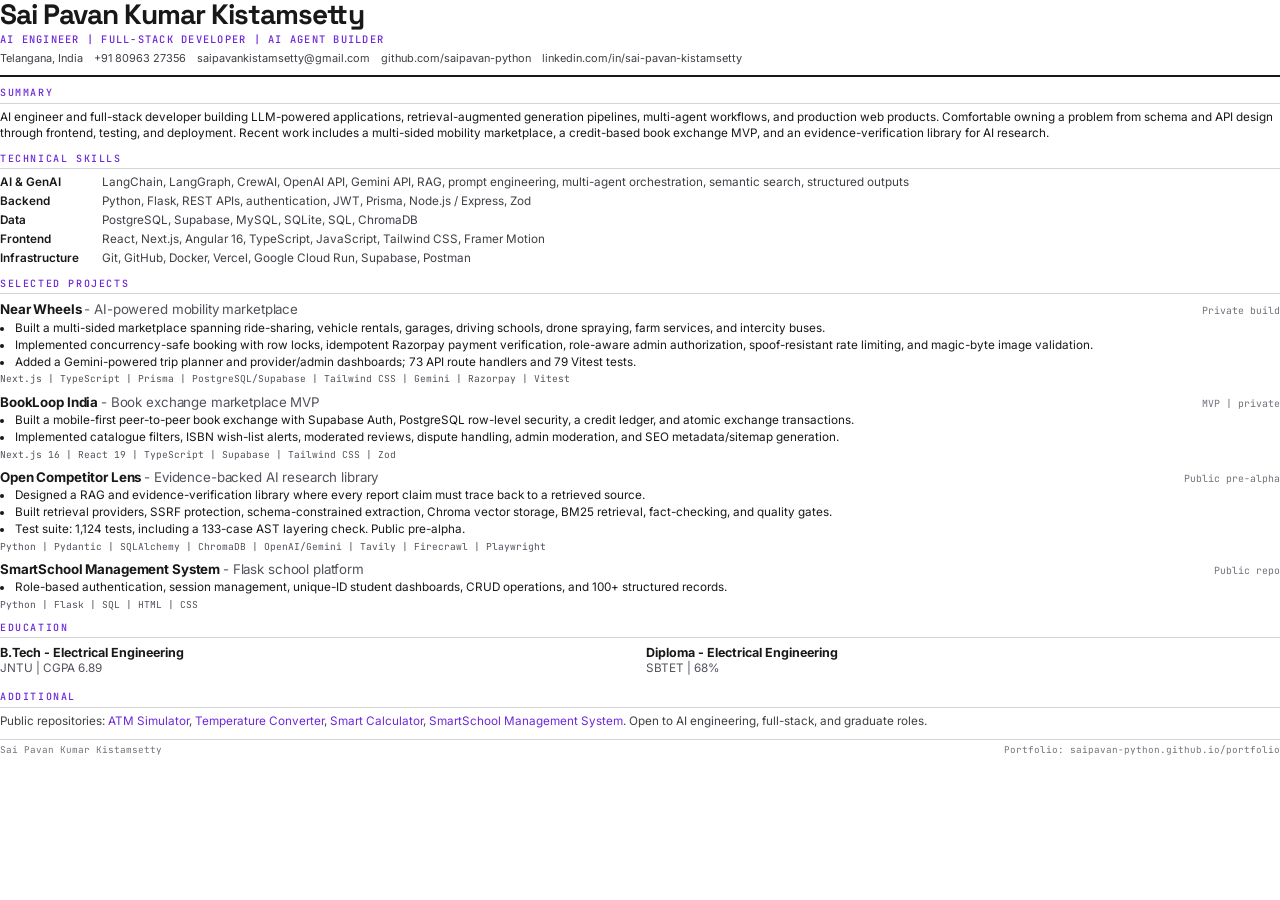
<file: assets/resume/resume.html>
<!doctype html>
<html lang="en">
<head>
<meta charset="utf-8">
<title>Sai Pavan Kumar Kistamsetty - Resume</title>
<link rel="preconnect" href="https://fonts.googleapis.com">
<link rel="preconnect" href="https://fonts.gstatic.com" crossorigin>
<link href="https://fonts.googleapis.com/css2?family=Inter:wght@400;500;600;700&family=Space+Grotesk:wght@500;600;700&family=JetBrains+Mono:wght@400;500&display=swap" rel="stylesheet">
<style>
  @page { size: A4; margin: 10mm 12mm; }
  * { box-sizing: border-box; }
  html, body { margin: 0; padding: 0; }
  body {
    font-family: Inter, -apple-system, "Segoe UI", sans-serif;
    color: #18181b;
    font-size: 8.8pt;
    line-height: 1.36;
    -webkit-print-color-adjust: exact;
    print-color-adjust: exact;
  }
  a { color: inherit; text-decoration: none; }
  .header { border-bottom: 2px solid #18181b; padding-bottom: 9px; margin-bottom: 9px; }
  .name {
    font-family: "Space Grotesk", Inter, sans-serif;
    font-size: 21pt;
    line-height: 1;
    letter-spacing: -0.035em;
    font-weight: 700;
    margin: 0 0 4px;
  }
  .title {
    font-family: "JetBrains Mono", monospace;
    font-size: 7.8pt;
    letter-spacing: 0.12em;
    text-transform: uppercase;
    color: #6d28d9;
    font-weight: 500;
    margin: 0 0 5px;
  }
  .contact { font-size: 8.2pt; color: #3f3f46; }
  .contact span { margin-right: 8px; }
  .contact a { color: #3f3f46; }
  .section { margin-top: 10px; }
  .section-title {
    font-family: "JetBrains Mono", monospace;
    font-size: 7.5pt;
    letter-spacing: 0.16em;
    text-transform: uppercase;
    color: #6d28d9;
    font-weight: 500;
    border-bottom: 1px solid #d4d4d8;
    padding-bottom: 3px;
    margin: 0 0 6px;
  }
  p { margin: 0 0 6px; }
  .skills { display: grid; grid-template-columns: 1fr; gap: 3px; }
  .skill-row { display: grid; grid-template-columns: 94px 1fr; gap: 8px; }
  .skill-label { font-weight: 600; color: #18181b; }
  .skill-value { color: #3f3f46; }
  .project { margin-bottom: 7px; break-inside: avoid; }
  .project:last-child { margin-bottom: 0; }
  .project-head { display: flex; justify-content: space-between; align-items: baseline; gap: 12px; margin-bottom: 2px; }
  .project-name { font-weight: 700; font-size: 10pt; letter-spacing: -0.01em; }
  .project-name span { font-weight: 400; color: #52525b; }
  .project-date { font-family: "JetBrains Mono", monospace; font-size: 7.4pt; color: #71717a; white-space: nowrap; }
  ul { margin: 0 0 2px 14px; padding: 0; }
  li { margin: 1px 0; padding-left: 1px; }
  .stack { font-family: "JetBrains Mono", monospace; font-size: 7.2pt; color: #52525b; margin-top: 1px; }
  .two-col { display: grid; grid-template-columns: 1fr 1fr; gap: 12px; }
  .edu { margin-bottom: 3px; }
  .edu strong { display: block; font-size: 9.4pt; }
  .edu span { color: #52525b; }
  .additional { color: #3f3f46; }
  .additional a { color: #6d28d9; }
  .footer { margin-top: 9px; border-top: 1px solid #d4d4d8; padding-top: 4px; font-family: "JetBrains Mono", monospace; font-size: 7pt; color: #71717a; display: flex; justify-content: space-between; }
  @media print { .no-print { display: none; } }
</style>
</head>
<body>
  <header class="header">
    <h1 class="name">Sai Pavan Kumar Kistamsetty</h1>
    <div class="title">AI Engineer | Full-Stack Developer | AI Agent Builder</div>
    <div class="contact">
      <span>Telangana, India</span>
      <span><a href="tel:+918096327356">+91 80963 27356</a></span>
      <span><a href="mailto:saipavankistamsetty@gmail.com">saipavankistamsetty@gmail.com</a></span>
      <span><a href="https://github.com/saipavan-python">github.com/saipavan-python</a></span>
      <span><a href="https://www.linkedin.com/in/sai-pavan-kistamsetty-60a755252">linkedin.com/in/sai-pavan-kistamsetty</a></span>
    </div>
  </header>

  <section class="section" style="margin-top:0">
    <h2 class="section-title">Summary</h2>
    <p>AI engineer and full-stack developer building LLM-powered applications, retrieval-augmented generation pipelines, multi-agent workflows, and production web products. Comfortable owning a problem from schema and API design through frontend, testing, and deployment. Recent work includes a multi-sided mobility marketplace, a credit-based book exchange MVP, and an evidence-verification library for AI research.</p>
  </section>

  <section class="section">
    <h2 class="section-title">Technical Skills</h2>
    <div class="skills">
      <div class="skill-row"><div class="skill-label">AI &amp; GenAI</div><div class="skill-value">LangChain, LangGraph, CrewAI, OpenAI API, Gemini API, RAG, prompt engineering, multi-agent orchestration, semantic search, structured outputs</div></div>
      <div class="skill-row"><div class="skill-label">Backend</div><div class="skill-value">Python, Flask, REST APIs, authentication, JWT, Prisma, Node.js / Express, Zod</div></div>
      <div class="skill-row"><div class="skill-label">Data</div><div class="skill-value">PostgreSQL, Supabase, MySQL, SQLite, SQL, ChromaDB</div></div>
      <div class="skill-row"><div class="skill-label">Frontend</div><div class="skill-value">React, Next.js, Angular 16, TypeScript, JavaScript, Tailwind CSS, Framer Motion</div></div>
      <div class="skill-row"><div class="skill-label">Infrastructure</div><div class="skill-value">Git, GitHub, Docker, Vercel, Google Cloud Run, Supabase, Postman</div></div>
    </div>
  </section>

  <section class="section">
    <h2 class="section-title">Selected Projects</h2>

    <div class="project">
      <div class="project-head"><div class="project-name">Near Wheels <span>- AI-powered mobility marketplace</span></div><div class="project-date">Private build</div></div>
      <ul>
        <li>Built a multi-sided marketplace spanning ride-sharing, vehicle rentals, garages, driving schools, drone spraying, farm services, and intercity buses.</li>
        <li>Implemented concurrency-safe booking with row locks, idempotent Razorpay payment verification, role-aware admin authorization, spoof-resistant rate limiting, and magic-byte image validation.</li>
        <li>Added a Gemini-powered trip planner and provider/admin dashboards; 73 API route handlers and 79 Vitest tests.</li>
      </ul>
      <div class="stack">Next.js | TypeScript | Prisma | PostgreSQL/Supabase | Tailwind CSS | Gemini | Razorpay | Vitest</div>
    </div>

    <div class="project">
      <div class="project-head"><div class="project-name">BookLoop India <span>- Book exchange marketplace MVP</span></div><div class="project-date">MVP | private</div></div>
      <ul>
        <li>Built a mobile-first peer-to-peer book exchange with Supabase Auth, PostgreSQL row-level security, a credit ledger, and atomic exchange transactions.</li>
        <li>Implemented catalogue filters, ISBN wish-list alerts, moderated reviews, dispute handling, admin moderation, and SEO metadata/sitemap generation.</li>
      </ul>
      <div class="stack">Next.js 16 | React 19 | TypeScript | Supabase | Tailwind CSS | Zod</div>
    </div>

    <div class="project">
      <div class="project-head"><div class="project-name">Open Competitor Lens <span>- Evidence-backed AI research library</span></div><div class="project-date">Public pre-alpha</div></div>
      <ul>
        <li>Designed a RAG and evidence-verification library where every report claim must trace back to a retrieved source.</li>
        <li>Built retrieval providers, SSRF protection, schema-constrained extraction, Chroma vector storage, BM25 retrieval, fact-checking, and quality gates.</li>
        <li>Test suite: 1,124 tests, including a 133-case AST layering check. Public pre-alpha.</li>
      </ul>
      <div class="stack">Python | Pydantic | SQLAlchemy | ChromaDB | OpenAI/Gemini | Tavily | Firecrawl | Playwright</div>
    </div>


    <div class="project">
      <div class="project-head"><div class="project-name">SmartSchool Management System <span>- Flask school platform</span></div><div class="project-date">Public repo</div></div>
      <ul>
        <li>Role-based authentication, session management, unique-ID student dashboards, CRUD operations, and 100+ structured records.</li>
      </ul>
      <div class="stack">Python | Flask | SQL | HTML | CSS</div>
    </div>
  </section>

  <section class="section">
    <h2 class="section-title">Education</h2>
    <div class="two-col">
      <div class="edu"><strong>B.Tech - Electrical Engineering</strong><span>JNTU | CGPA 6.89</span></div>
      <div class="edu"><strong>Diploma - Electrical Engineering</strong><span>SBTET | 68%</span></div>
    </div>
  </section>

  <section class="section">
    <h2 class="section-title">Additional</h2>
    <p class="additional">Public repositories: <a href="https://github.com/saipavan-python/ATM-Simulator">ATM Simulator</a>, <a href="https://github.com/saipavan-python/Temperature-Converter">Temperature Converter</a>, <a href="https://github.com/saipavan-python/smartCalculator-python">Smart Calculator</a>, <a href="https://github.com/saipavan-python/smartschool-management-system">SmartSchool Management System</a>. Open to AI engineering, full-stack, and graduate roles.</p>
  </section>

  <div class="footer"><span>Sai Pavan Kumar Kistamsetty</span><span>Portfolio: saipavan-python.github.io/portfolio</span></div>
</body>
</html>
</file>
<file: styles.css>
:root {
  --bg: #071712;
  --bg-raised: #0b1e18;
  --surface: #10251d;
  --surface-2: #183328;
  --surface-3: #244237;
  --text: #f3f7ec;
  --text-soft: #d4dfcf;
  --muted: #a0b3a4;
  --dim: #829b89;
  --border: rgba(255, 255, 255, 0.08);
  --border-strong: rgba(255, 255, 255, 0.15);
  --accent: #b6ed69;
  --accent-bright: #d3ff8d;
  --accent-deep: #81bd3e;
  --accent-soft: rgba(182, 237, 105, 0.13);
  --action: #397b55;
  --action-hover: #2d6646;
  --blue: #55d6b1;
  --blue-soft: rgba(85, 214, 177, 0.13);
  --green: #71dfa0;
  --amber: #f4b95f;
  --danger: #ff8d77;
  --header-bg: rgba(7, 23, 18, 0.84);
  --shadow-lg: 0 30px 80px -20px rgba(0, 0, 0, 0.7);
  --shadow-md: 0 18px 46px -18px rgba(0, 0, 0, 0.65);
  --container: 1240px;
  --r-sm: 8px;
  --r-md: 12px;
  --r-lg: 18px;
  --r-xl: 24px;
  --r-2xl: 30px;
  --ease: cubic-bezier(0.2, 0.7, 0.2, 1);
  --font-body: "Inter", -apple-system, BlinkMacSystemFont, "Segoe UI", sans-serif;
  --font-display: "Space Grotesk", "Inter", -apple-system, BlinkMacSystemFont, sans-serif;
  --font-mono: "JetBrains Mono", "SFMono-Regular", Consolas, monospace;
}

[data-theme="light"] {
  --bg: #f5f7ef;
  --bg-raised: #edf2e5;
  --surface: #ffffff;
  --surface-2: #f9fbf5;
  --surface-3: #e6eddd;
  --text: #17271e;
  --text-soft: #344a3b;
  --muted: #506657;
  --dim: #647a69;
  --border: rgba(31, 61, 42, 0.11);
  --border-strong: rgba(31, 61, 42, 0.2);
  --accent: #5c8f2f;
  --accent-bright: #477326;
  --accent-deep: #355c20;
  --accent-soft: rgba(92, 143, 47, 0.1);
  --action: #286545;
  --action-hover: #1f5539;
  --blue: #168a70;
  --blue-soft: rgba(22, 138, 112, 0.1);
  --green: #278553;
  --amber: #a25e13;
  --danger: #bb4b38;
  --header-bg: rgba(245, 247, 239, 0.9);
  --shadow-lg: 0 30px 80px -24px rgba(24, 24, 27, 0.28);
  --shadow-md: 0 18px 46px -20px rgba(24, 24, 27, 0.22);
}

*,
*::before,
*::after {
  box-sizing: border-box;
}

html {
  scroll-behavior: smooth;
  scroll-padding-top: 94px;
  -webkit-text-size-adjust: 100%;
}

html,
body {
  max-width: 100%;
  overflow-x: clip;
}

body {
  min-height: 100vh;
  margin: 0;
  background:
    radial-gradient(1000px 560px at 88% -8%, rgba(182, 237, 105, 0.15), transparent 62%),
    radial-gradient(760px 480px at 4% 22%, rgba(85, 214, 177, 0.07), transparent 65%),
    var(--bg);
  color: var(--text);
  font-family: var(--font-body);
  font-size: 16px;
  line-height: 1.65;
  -webkit-font-smoothing: antialiased;
  text-rendering: optimizeLegibility;
}

body.dialog-open,
body.menu-open {
  overflow: hidden;
}

::selection {
  background: rgba(182, 237, 105, 0.38);
  color: #fff;
}

h1,
h2,
h3,
p,
ul,
ol,
dl,
dd,
figure {
  margin: 0;
}

ul,
ol {
  padding: 0;
  list-style: none;
}

h1,
h2,
h3 {
  font-family: var(--font-display);
  font-weight: 600;
  line-height: 1.08;
  letter-spacing: -0.035em;
  text-wrap: balance;
}

h2 {
  font-size: clamp(2rem, 4vw, 3.4rem);
}

h3 {
  font-size: clamp(1.3rem, 2vw, 1.6rem);
}

p {
  text-wrap: pretty;
}

a {
  color: inherit;
  text-decoration: none;
}

button,
input,
textarea {
  font: inherit;
  color: inherit;
}

button {
  cursor: pointer;
}

img,
svg {
  display: block;
  max-width: 100%;
}

img {
  height: auto;
}

code {
  font-family: var(--font-mono);
  font-size: 0.88em;
  color: var(--accent-bright);
  background: var(--accent-soft);
  border: 1px solid var(--border);
  border-radius: 5px;
  padding: 0.08em 0.36em;
}

:focus-visible {
  outline: 2px solid var(--accent-bright);
  outline-offset: 3px;
}

.skip-link {
  position: fixed;
  top: 12px;
  left: 12px;
  z-index: 200;
  transform: translateY(-180%);
  background: var(--accent);
  color: #fff;
  font-weight: 600;
  font-size: 0.85rem;
  padding: 10px 16px;
  border-radius: 8px;
  transition: transform 0.2s ease;
}

.skip-link:focus {
  transform: translateY(0);
}

.container {
  width: 100%;
  max-width: var(--container);
  margin-inline: auto;
  padding-inline: clamp(20px, 4vw, 32px);
}

.site-header {
  position: sticky;
  top: 0;
  z-index: 60;
  background: transparent;
  border-bottom: 1px solid transparent;
  transition: background 0.3s ease, border-color 0.3s ease;
}

.site-header::before {
  content: "";
  position: absolute;
  inset: 0;
  z-index: -1;
  background: var(--header-bg);
  border-bottom: 1px solid var(--border);
  backdrop-filter: blur(18px) saturate(130%);
  -webkit-backdrop-filter: blur(18px) saturate(130%);
  opacity: 0.92;
}

body.menu-open .site-header::before {
  opacity: 1;
}

.site-header.is-scrolled::before {
  background: var(--header-bg);
  opacity: 1;
}

.nav {
  display: flex;
  align-items: center;
  gap: 28px;
  min-height: 76px;
  transition: min-height 0.3s var(--ease);
}

.site-header.is-scrolled .nav {
  min-height: 66px;
}

.brand {
  display: inline-flex;
  align-items: center;
  gap: 11px;
  flex-shrink: 0;
  border-radius: 8px;
}

.brand-mark {
  display: grid;
  place-items: center;
  width: 38px;
  height: 38px;
  border: 1px solid var(--border-strong);
  border-radius: 11px;
  background:
    linear-gradient(145deg, rgba(182, 237, 105, 0.24), rgba(85, 214, 177, 0.08)),
    var(--surface);
  box-shadow: inset 0 1px 0 rgba(255, 255, 255, 0.08);
  color: var(--text);
  font-family: var(--font-display);
  font-size: 0.78rem;
  font-weight: 700;
  letter-spacing: 0.02em;
}

.brand-text {
  display: flex;
  flex-direction: column;
  line-height: 1.15;
}

.brand-text > span {
  font-family: var(--font-display);
  font-size: 0.92rem;
  font-weight: 600;
  letter-spacing: -0.02em;
}

.brand-text small {
  color: var(--dim);
  font-family: var(--font-mono);
  font-size: 0.58rem;
  letter-spacing: 0.1em;
  text-transform: uppercase;
}

.nav-links {
  display: flex;
  align-items: center;
  gap: clamp(16px, 2.2vw, 29px);
  margin-left: auto;
}

.nav-links a {
  position: relative;
  color: var(--muted);
  font-size: 0.82rem;
  font-weight: 500;
  padding-block: 8px;
  transition: color 0.2s ease;
}

.nav-links a::after {
  content: "";
  position: absolute;
  left: 0;
  right: 100%;
  bottom: 2px;
  height: 1px;
  background: var(--accent-bright);
  transition: right 0.25s var(--ease);
}

.nav-links a:hover,
.nav-links a.is-active {
  color: var(--text);
}

.nav-links a:hover::after,
.nav-links a.is-active::after {
  right: 0;
}

.nav-actions {
  display: flex;
  align-items: center;
  gap: 8px;
  margin-left: 2px;
}

.btn {
  display: inline-flex;
  align-items: center;
  justify-content: center;
  gap: 9px;
  min-height: 44px;
  padding: 0 20px;
  border: 1px solid transparent;
  border-radius: 10px;
  font-size: 0.86rem;
  font-weight: 600;
  line-height: 1;
  white-space: nowrap;
  transition:
    transform 0.2s var(--ease),
    background 0.2s ease,
    border-color 0.2s ease,
    color 0.2s ease,
    box-shadow 0.2s ease;
}

.btn svg {
  flex-shrink: 0;
}

.btn-primary {
  background: var(--action);
  border-color: var(--action);
  color: #fff;
  box-shadow: 0 10px 30px -12px rgba(105, 89, 237, 0.58);
}

.btn-primary:hover {
  background: var(--action-hover);
  border-color: var(--action-hover);
  transform: translateY(-1px);
  box-shadow: 0 14px 34px -12px rgba(105, 89, 237, 0.66);
}

.btn-secondary {
  background: rgba(255, 255, 255, 0.025);
  border-color: var(--border-strong);
  color: var(--text);
}

[data-theme="light"] .btn-secondary {
  background: rgba(255, 255, 255, 0.6);
}

.btn-secondary:hover {
  background: var(--surface-2);
  border-color: var(--border-strong);
  transform: translateY(-1px);
}

.btn-sm {
  min-height: 37px;
  padding: 0 14px;
  border-radius: 8px;
  font-size: 0.78rem;
}

.icon-btn {
  display: inline-grid;
  place-items: center;
  width: 38px;
  height: 38px;
  padding: 0;
  background: transparent;
  border: 1px solid var(--border);
  border-radius: 9px;
  color: var(--text-soft);
  transition: background 0.2s ease, border-color 0.2s ease, color 0.2s ease;
}

.icon-btn:hover {
  background: var(--surface-2);
  border-color: var(--border-strong);
  color: var(--text);
}

.theme-toggle .icon-moon {
  display: none;
}

[data-theme="light"] .theme-toggle .icon-sun {
  display: none;
}

[data-theme="light"] .theme-toggle .icon-moon {
  display: block;
}

.menu-toggle {
  display: none;
}

.menu-toggle .icon-close {
  display: none;
}

body.menu-open .menu-toggle .icon-menu {
  display: none;
}

body.menu-open .menu-toggle .icon-close {
  display: block;
}

.mobile-menu {
  display: none;
}

main {
  position: relative;
  overflow: clip;
}

.page-glow {
  position: absolute;
  top: -260px;
  right: -180px;
  width: 820px;
  height: 820px;
  border-radius: 50%;
  background: radial-gradient(circle, rgba(182, 237, 105, 0.11), transparent 65%);
  pointer-events: none;
  z-index: 0;
}

main > section,
main > div {
  position: relative;
  z-index: 1;
}

.hero {
  display: grid;
  grid-template-columns: minmax(0, 1.04fr) minmax(0, 0.96fr);
  align-items: center;
  gap: clamp(40px, 5.5vw, 76px);
  padding-top: clamp(62px, 8vw, 108px);
  padding-bottom: clamp(40px, 5vw, 66px);
}

.hero-copy {
  min-width: 0;
  max-width: 660px;
}

.status-pill {
  display: inline-flex;
  align-items: center;
  gap: 9px;
  padding: 7px 12px 7px 10px;
  border: 1px solid var(--border);
  border-radius: 999px;
  background: rgba(255, 255, 255, 0.02);
  color: var(--text-soft);
  font-family: var(--font-mono);
  font-size: 0.66rem;
  letter-spacing: 0.02em;
}

[data-theme="light"] .status-pill {
  background: rgba(255, 255, 255, 0.6);
}

.status-dot {
  position: relative;
  width: 7px;
  height: 7px;
  border-radius: 50%;
  background: var(--green);
  box-shadow: 0 0 0 3px rgba(52, 211, 153, 0.14);
}

.status-dot::after {
  content: "";
  position: absolute;
  inset: -4px;
  border: 1px solid rgba(52, 211, 153, 0.4);
  border-radius: 50%;
  animation: status-pulse 2.8s ease-out infinite;
}

@keyframes status-pulse {
  0% {
    transform: scale(0.65);
    opacity: 0.8;
  }
  70%,
  100% {
    transform: scale(1.5);
    opacity: 0;
  }
}

.eyebrow {
  margin-top: 26px;
  color: var(--accent-bright);
  font-family: var(--font-mono);
  font-size: 0.68rem;
  font-weight: 500;
  letter-spacing: 0.15em;
  line-height: 1.4;
  text-transform: uppercase;
}

.eyebrow::before {
  content: "";
  display: inline-block;
  width: 17px;
  height: 1px;
  margin-right: 9px;
  vertical-align: middle;
  background: currentColor;
  opacity: 0.6;
}

.hero .eyebrow {
  margin-top: 28px;
}

.hero h1 {
  margin-top: 14px;
  font-size: clamp(2.55rem, 5.3vw, 4.9rem);
  font-weight: 600;
  line-height: 1.02;
  letter-spacing: -0.052em;
}

.gradient-text {
  background: linear-gradient(105deg, var(--accent-bright) 8%, #d3ff8d 40%, var(--blue) 96%);
  -webkit-background-clip: text;
  background-clip: text;
  color: transparent;
}

[data-theme="light"] .gradient-text {
  background: linear-gradient(105deg, #5c8f2f 5%, #397b55 44%, #0369a1 98%);
  -webkit-background-clip: text;
  background-clip: text;
}

.hero-lead {
  max-width: 59ch;
  margin-top: 24px;
  color: var(--muted);
  font-size: clamp(1rem, 1.35vw, 1.1rem);
  line-height: 1.72;
}

.hero-note {
  max-width: 57ch;
  margin-top: 16px;
  padding-left: 14px;
  border-left: 1px solid var(--border-strong);
  color: var(--dim);
  font-size: 0.82rem;
  line-height: 1.65;
}

.hero-actions {
  display: flex;
  flex-wrap: wrap;
  gap: 10px;
  margin-top: 30px;
}

.hero-socials {
  display: flex;
  flex-wrap: wrap;
  align-items: center;
  gap: 10px 24px;
  margin-top: 28px;
}

.hero-socials a {
  display: inline-flex;
  align-items: center;
  gap: 7px;
  color: var(--muted);
  font-size: 0.78rem;
  font-weight: 500;
  transition: color 0.2s ease;
}

.hero-socials a:hover {
  color: var(--text);
}

.hero-stats {
  display: grid;
  grid-template-columns: repeat(3, minmax(0, 1fr));
  gap: 18px;
  max-width: 570px;
  margin-top: 36px;
  padding-top: 24px;
  border-top: 1px solid var(--border);
}

.hero-stats > div {
  min-width: 0;
}

.hero-stats dt {
  font-family: var(--font-display);
  font-size: clamp(1.36rem, 2.2vw, 1.8rem);
  font-weight: 600;
  letter-spacing: -0.04em;
  line-height: 1.1;
}

.hero-stats dd {
  margin-top: 4px;
  color: var(--dim);
  font-size: 0.71rem;
  line-height: 1.45;
}

.hero-visual {
  position: relative;
  min-width: 0;
}

.system-card {
  position: relative;
  overflow: hidden;
  border: 1px solid rgba(255, 255, 255, 0.11);
  border-radius: 20px;
  background: linear-gradient(180deg, #101015 0%, #0a0a0e 100%);
  box-shadow:
    0 40px 90px -30px rgba(0, 0, 0, 0.8),
    inset 0 1px 0 rgba(255, 255, 255, 0.06);
  color: #f4f4f5;
}

.system-card::before {
  content: "";
  position: absolute;
  top: 0;
  left: 16%;
  right: 16%;
  height: 1px;
  background: linear-gradient(90deg, transparent, rgba(211, 255, 141, 0.7), transparent);
}

.system-card::after {
  content: "";
  position: absolute;
  top: -120px;
  right: -90px;
  width: 250px;
  height: 250px;
  border-radius: 50%;
  background: radial-gradient(circle, rgba(182, 237, 105, 0.14), transparent 66%);
  pointer-events: none;
}

.system-chrome {
  display: flex;
  align-items: center;
  gap: 12px;
  padding: 12px 15px;
  border-bottom: 1px solid rgba(255, 255, 255, 0.07);
  color: #8b8b96;
  font-family: var(--font-mono);
  font-size: 0.58rem;
}

.traffic-lights {
  display: flex;
  gap: 5px;
}

.traffic-lights i {
  width: 6px;
  height: 6px;
  border-radius: 50%;
  background: #3f3f46;
}

.traffic-lights i:first-child {
  background: #7f7f8a;
}

.traffic-lights i:nth-child(2) {
  background: #3f3f46;
}

.traffic-lights i:nth-child(3) {
  background: #3f3f46;
}

.system-path {
  min-width: 0;
  overflow: hidden;
  text-overflow: ellipsis;
  white-space: nowrap;
}

.system-live {
  display: inline-flex;
  align-items: center;
  gap: 5px;
  margin-left: auto;
  color: #8b8b96;
  white-space: nowrap;
}

.system-live i {
  width: 5px;
  height: 5px;
  border-radius: 50%;
  background: #34d399;
  box-shadow: 0 0 8px rgba(52, 211, 153, 0.7);
}

.system-body {
  padding: clamp(14px, 2.2vw, 22px);
}

.system-heading {
  display: flex;
  justify-content: space-between;
  gap: 12px;
  margin-bottom: 13px;
}

.mono-muted {
  color: #71717a;
  font-family: var(--font-mono);
  font-size: 0.56rem;
  letter-spacing: 0.09em;
}

.system-heading .mono-muted:last-child {
  color: #85858f;
  letter-spacing: 0;
}

.flow {
  display: grid;
  gap: 5px;
}

.flow-row {
  position: relative;
  display: grid;
  grid-template-columns: 22px 30px minmax(0, 1fr) auto;
  align-items: center;
  gap: 8px;
  width: 100%;
  padding: 8px 10px;
  border: 1px solid transparent;
  border-radius: 8px;
  background: transparent;
  color: #b6b6c0;
  text-align: left;
  transition: background 0.2s ease, border-color 0.2s ease, color 0.2s ease;
}

.flow-row:hover {
  background: rgba(255, 255, 255, 0.025);
  color: #f4f4f5;
}

.flow-row.is-active {
  border-color: rgba(182, 237, 105, 0.28);
  background: linear-gradient(90deg, rgba(182, 237, 105, 0.13), rgba(182, 237, 105, 0.02));
  color: #f4f4f5;
}

.flow-index {
  color: #7f7f8a;
  font-family: var(--font-mono);
  font-size: 0.58rem;
}

.flow-row.is-active .flow-index {
  color: var(--accent-bright);
}

.flow-icon {
  display: grid;
  place-items: center;
  width: 28px;
  height: 28px;
  border: 1px solid rgba(255, 255, 255, 0.07);
  border-radius: 6px;
  background: rgba(255, 255, 255, 0.02);
  color: #71717a;
}

.flow-row.is-active .flow-icon {
  border-color: rgba(182, 237, 105, 0.3);
  background: rgba(182, 237, 105, 0.1);
  color: var(--accent-bright);
}

.flow-copy {
  display: flex;
  align-items: baseline;
  gap: 9px;
  min-width: 0;
}

.flow-copy b {
  font-family: var(--font-display);
  font-size: 0.73rem;
  font-weight: 500;
  letter-spacing: -0.01em;
}

.flow-copy small {
  overflow: hidden;
  color: #8b8b96;
  font-size: 0.61rem;
  text-overflow: ellipsis;
  white-space: nowrap;
}

.flow-tag {
  border: 1px solid rgba(255, 255, 255, 0.06);
  border-radius: 4px;
  padding: 2px 5px;
  color: #85858f;
  font-family: var(--font-mono);
  font-size: 0.5rem;
  letter-spacing: 0.03em;
}

.flow-row.is-active .flow-tag {
  border-color: rgba(182, 237, 105, 0.24);
  color: #d3ff8d;
}

.system-detail {
  display: grid;
  grid-template-columns: auto 1fr;
  gap: 12px;
  align-items: baseline;
  min-height: 48px;
  margin-top: 13px;
  padding: 11px 12px;
  border: 1px solid rgba(255, 255, 255, 0.06);
  border-radius: 8px;
  background: rgba(255, 255, 255, 0.018);
}

.system-detail-label {
  color: var(--accent-bright);
  font-family: var(--font-mono);
  font-size: 0.54rem;
  white-space: nowrap;
}

.system-detail p {
  color: #8b8b96;
  font-size: 0.66rem;
  line-height: 1.55;
}

.terminal {
  margin-top: 13px;
  overflow: hidden;
  border: 1px solid rgba(255, 255, 255, 0.06);
  border-radius: 8px;
  background: #08080b;
}

.terminal-bar {
  display: flex;
  justify-content: space-between;
  padding: 6px 10px;
  border-bottom: 1px solid rgba(255, 255, 255, 0.05);
  color: #85858f;
  font-family: var(--font-mono);
  font-size: 0.52rem;
}

.terminal-status {
  color: #34d399;
}

.terminal pre {
  margin: 0;
  padding: 10px 12px 12px;
  overflow-x: auto;
  color: #a1a1aa;
  font-family: var(--font-mono);
  font-size: 0.56rem;
  line-height: 1.9;
  scrollbar-width: thin;
}

.t-prompt {
  color: #d3ff8d;
}

.t-arrow {
  color: #85858f;
}

.t-time {
  color: #7f7f8a;
}

.t-ok {
  color: #34d399;
}

.cursor {
  color: #d3ff8d;
  animation: cursor-blink 1.1s steps(2, start) infinite;
}

@keyframes cursor-blink {
  0%,
  45% {
    opacity: 1;
  }
  46%,
  100% {
    opacity: 0;
  }
}

.floating-note {
  position: absolute;
  display: inline-flex;
  align-items: center;
  gap: 6px;
  padding: 7px 10px;
  border: 1px solid var(--border-strong);
  border-radius: 8px;
  background: var(--surface);
  box-shadow: var(--shadow-md);
  color: var(--text-soft);
  font-family: var(--font-mono);
  font-size: 0.58rem;
  white-space: nowrap;
  animation: note-float 7s ease-in-out infinite;
}

.floating-note .dot {
  width: 5px;
  height: 5px;
  border-radius: 50%;
  background: var(--accent-bright);
}

.floating-note .dot-blue {
  background: var(--blue);
}

.floating-note-a {
  top: 8%;
  right: -15px;
}

.floating-note-b {
  bottom: 12%;
  left: -26px;
  animation-delay: -3.4s;
}

@keyframes note-float {
  0%,
  100% {
    transform: translateY(0);
  }
  50% {
    transform: translateY(-7px);
  }
}

.stack-strip {
  display: flex;
  flex-wrap: wrap;
  align-items: center;
  justify-content: space-between;
  gap: 12px 24px;
  margin-top: clamp(22px, 4vw, 42px);
  padding-block: 23px;
  border-top: 1px solid var(--border);
  border-bottom: 1px solid var(--border);
}

.stack-strip span {
  color: var(--dim);
  font-family: var(--font-mono);
  font-size: 0.63rem;
  letter-spacing: 0.08em;
  text-transform: uppercase;
}

.section {
  padding-top: clamp(82px, 9.5vw, 134px);
}

#work { --section-accent: #c8ef83; }
#about { --section-accent: #ffbf7d; }
#skills { --section-accent: #82ceff; }
#process { --section-accent: #c1a3ff; }
#experience { --section-accent: #ff9baa; }
#contact { --section-accent: #64dcc6; }

[data-theme="light"] #work { --section-accent: #527923; }
[data-theme="light"] #about { --section-accent: #9c541e; }
[data-theme="light"] #skills { --section-accent: #176da6; }
[data-theme="light"] #process { --section-accent: #6443a9; }
[data-theme="light"] #experience { --section-accent: #ad4058; }
[data-theme="light"] #contact { --section-accent: #15725f; }

.section-head {
  max-width: 760px;
  margin-bottom: clamp(34px, 4.5vw, 54px);
}

.section-head::after {
  content: "";
  display: block;
  width: 42px;
  height: 3px;
  margin-top: 22px;
  border-radius: 999px;
  background: var(--section-accent, var(--accent-bright));
}

.section[id] .section-head .eyebrow,
.section[id] .about-copy > .eyebrow,
.section[id] .contact-copy > .eyebrow,
.section[id] .more-builds-head .eyebrow {
  margin-top: 0;
  color: var(--section-accent, var(--accent-bright));
}

#about .side-label,
#experience .side-label,
#experience .timeline-year { color: var(--section-accent); }

#contact .contact-link-icon { color: var(--section-accent); }

#process .step.is-active .step-number { color: var(--section-accent); }

.skill-card:nth-child(1) { --skill-accent: #c4a4ff; }
.skill-card:nth-child(2) { --skill-accent: #ffbf69; }
.skill-card:nth-child(3) { --skill-accent: #82ceff; }
.skill-card:nth-child(4) { --skill-accent: #71dfa0; }

[data-theme="light"] .skill-card:nth-child(1) { --skill-accent: #7045b6; }
[data-theme="light"] .skill-card:nth-child(2) { --skill-accent: #a85718; }
[data-theme="light"] .skill-card:nth-child(3) { --skill-accent: #176da6; }
[data-theme="light"] .skill-card:nth-child(4) { --skill-accent: #287346; }

.section-head h2 {
  margin-top: 15px;
}

.section-lead {
  max-width: 64ch;
  margin-top: 18px;
  color: var(--muted);
  font-size: clamp(0.94rem, 1.2vw, 1.03rem);
  line-height: 1.72;
}

.projects {
  display: grid;
  gap: 26px;
}

.project-near-wheels { --project-accent: #c9f28f; }
.project-bookloop { --project-accent: #ffbf69; }
.project-open-lens { --project-accent: #8fbaff; }
.project-agents { --project-accent: #c4a4ff; }
.project-doc-ai { --project-accent: #63e2d3; }
.project-marketing { --project-accent: #ffa0bb; }
.project-ev { --project-accent: #7ddcf0; }

[data-theme="light"] .project-near-wheels { --project-accent: #5e842a; }
[data-theme="light"] .project-bookloop { --project-accent: #a85718; }
[data-theme="light"] .project-open-lens { --project-accent: #285ca1; }
[data-theme="light"] .project-agents { --project-accent: #7045b6; }
[data-theme="light"] .project-doc-ai { --project-accent: #117b72; }
[data-theme="light"] .project-marketing { --project-accent: #a7416b; }
[data-theme="light"] .project-ev { --project-accent: #116b84; }

.project {
  --project-accent: var(--accent-bright);
  position: relative;
  display: grid;
  grid-template-columns: minmax(0, 1.04fr) minmax(0, 0.96fr);
  overflow: hidden;
  border: 1px solid var(--border);
  border-radius: var(--r-2xl);
  background:
    linear-gradient(135deg, color-mix(in srgb, var(--project-accent) 6%, transparent), transparent 55%),
    var(--surface);
  transition: border-color 0.3s ease, box-shadow 0.3s ease, transform 0.3s var(--ease);
}

.project::before {
  content: "";
  position: absolute;
  z-index: 3;
  inset: 0 0 auto;
  height: 3px;
  background: linear-gradient(90deg, var(--project-accent), transparent 78%);
  pointer-events: none;
}

[data-theme="light"] .project {
  background:
    linear-gradient(135deg, color-mix(in srgb, var(--project-accent) 5%, transparent), transparent 58%),
    var(--surface);
}

.project:hover {
  border-color: color-mix(in srgb, var(--project-accent) 42%, var(--border-strong));
  box-shadow: var(--shadow-md), inset 0 1px 0 color-mix(in srgb, var(--project-accent) 24%, transparent);
}

.project-content {
  display: flex;
  flex-direction: column;
  justify-content: center;
  min-width: 0;
  padding: clamp(28px, 3.8vw, 48px);
}

.project-topline {
  display: flex;
  flex-wrap: wrap;
  align-items: center;
  justify-content: space-between;
  gap: 10px;
}

.project-category {
  color: var(--project-accent);
  font-family: var(--font-mono);
  font-size: 0.68rem;
  letter-spacing: 0.055em;
  text-transform: uppercase;
}

.project-status {
  display: inline-flex;
  align-items: center;
  gap: 6px;
  color: var(--muted);
  font-family: var(--font-mono);
  font-size: 0.64rem;
  letter-spacing: 0.02em;
  white-space: nowrap;
}

.project-status .dot {
  width: 5px;
  height: 5px;
  border-radius: 50%;
  background: var(--accent-bright);
}

.project-status .dot-amber {
  background: var(--amber);
}

.project-status .dot-green {
  background: var(--green);
}

.project-status .dot-blue {
  background: var(--blue);
}

.project h3 {
  margin-top: 16px;
  font-size: clamp(1.7rem, 2.8vw, 2.35rem);
}

.project-summary {
  max-width: 57ch;
  margin-top: 14px;
  color: var(--muted);
  font-size: 0.98rem;
  line-height: 1.7;
}

.project-tech-note {
  margin-top: 18px;
  padding-left: 12px;
  border-left: 2px solid var(--border-strong);
  color: var(--dim);
  font-size: 0.72rem;
  line-height: 1.55;
}

.project-highlights {
  display: grid;
  grid-template-columns: repeat(2, minmax(0, 1fr));
  gap: 7px 22px;
  margin-top: 22px;
}

.project-highlights li {
  position: relative;
  padding-left: 17px;
  color: var(--text-soft);
  font-size: 0.82rem;
  line-height: 1.5;
}

.project-highlights li::before {
  content: "✓";
  position: absolute;
  top: 0;
  left: 0;
  color: var(--project-accent);
  font-family: var(--font-mono);
  font-size: 0.7rem;
}

.project-stack {
  display: flex;
  flex-wrap: wrap;
  gap: 6px;
  margin-top: 24px;
}

.project-stack span {
  padding: 4px 8px;
  border: 1px solid color-mix(in srgb, var(--project-accent) 24%, var(--border));
  border-radius: 5px;
  background: rgba(255, 255, 255, 0.018);
  color: var(--dim);
  font-family: var(--font-mono);
  font-size: 0.62rem;
  letter-spacing: 0.015em;
}

[data-theme="light"] .project-stack span {
  background: rgba(9, 9, 11, 0.025);
}

.project-actions {
  display: flex;
  flex-wrap: wrap;
  align-items: center;
  gap: 16px;
  margin-top: 26px;
}

.text-link {
  display: inline-flex;
  align-items: center;
  gap: 6px;
  align-self: flex-start;
  border-bottom: 1px solid var(--border-strong);
  color: var(--text-soft);
  font-size: 0.78rem;
  font-weight: 500;
  line-height: 1.8;
  transition: color 0.2s ease, border-color 0.2s ease;
}

.text-link span {
  color: var(--accent-bright);
  font-size: 0.7rem;
  transition: transform 0.2s var(--ease);
}

.text-link:hover {
  border-color: var(--accent);
  color: var(--text);
}

.text-link:hover span {
  transform: translate(2px, -2px);
}

.project-media {
  position: relative;
  display: block;
  width: 100%;
  min-height: 430px;
  padding: 0;
  overflow: hidden;
  border: 0;
  border-left: 1px solid var(--border);
  background: color-mix(in srgb, var(--project-accent) 12%, #0b0b0f);
  color: #f4f4f5;
  text-align: left;
}

.project:nth-child(odd) .project-content {
  grid-column: 1;
  grid-row: 1;
}

.project:nth-child(odd) .project-media {
  grid-column: 2;
  grid-row: 1;
  border-left: 1px solid var(--border);
  border-right: 0;
}

.project:nth-child(even) .project-media {
  grid-column: 1;
  grid-row: 1;
  border-left: 0;
  border-right: 1px solid var(--border);
}

.project:nth-child(even) .project-content {
  grid-column: 2;
  grid-row: 1;
}

.project-media img {
  width: 100%;
  height: 100%;
  object-fit: cover;
  object-position: top center;
  transition: transform 0.65s var(--ease), opacity 0.3s ease;
}

.project-media > .media-overlay {
  position: absolute;
  inset: 0;
  z-index: 2;
  display: flex;
  align-items: center;
  justify-content: center;
  background: rgba(9, 9, 11, 0.62);
  opacity: 0;
  transition: opacity 0.25s ease;
}

.media-overlay span {
  padding: 9px 14px;
  border: 1px solid rgba(255, 255, 255, 0.18);
  border-radius: 999px;
  background: rgba(9, 9, 11, 0.55);
  font-family: var(--font-mono);
  font-size: 0.62rem;
  letter-spacing: 0.04em;
  text-transform: uppercase;
}

.project-media:hover img {
  transform: scale(1.025);
}

.project-media:hover > .media-overlay,
.project-media:focus-visible > .media-overlay {
  opacity: 1;
}

.media-badge {
  position: absolute;
  top: 16px;
  left: 16px;
  z-index: 3;
  display: inline-flex;
  align-items: center;
  gap: 5px;
  padding: 5px 9px;
  border: 1px solid rgba(255, 255, 255, 0.14);
  border-radius: 999px;
  background: rgba(9, 9, 11, 0.72);
  backdrop-filter: blur(8px);
  color: #e4e4e7;
  font-family: var(--font-mono);
  font-size: 0.56rem;
  letter-spacing: 0.02em;
}

.media-badge-live i {
  width: 5px;
  height: 5px;
  border-radius: 50%;
  background: #34d399;
  box-shadow: 0 0 8px rgba(52, 211, 153, 0.8);
}

.mock-wrap {
  display: grid;
  place-items: center;
  padding: clamp(22px, 4vw, 42px);
  background:
    radial-gradient(circle at 72% 22%, color-mix(in srgb, var(--project-accent, var(--accent-bright)) 22%, transparent), transparent 50%),
    radial-gradient(circle at 18% 78%, color-mix(in srgb, var(--project-accent, var(--blue)) 12%, transparent), transparent 48%),
    #0a0a0e;
}

.mock {
  position: relative;
  width: 100%;
  max-width: 520px;
  overflow: hidden;
  border: 1px solid rgba(255, 255, 255, 0.1);
  border-radius: 13px;
  background: #0e0e13;
  box-shadow: 0 26px 60px -24px rgba(0, 0, 0, 0.85);
  color: #f4f4f5;
  font-family: var(--font-body);
  line-height: 1.3;
}

.mock-large {
  max-width: 100%;
}

.mock-topbar {
  display: flex;
  align-items: center;
  gap: 9px;
  padding: 10px 13px;
  border-bottom: 1px solid rgba(255, 255, 255, 0.07);
  font-size: 0.52rem;
}

.mock-logo {
  flex-shrink: 0;
  font-family: var(--font-display);
  font-size: 0.72rem;
  font-weight: 600;
  letter-spacing: -0.03em;
}

.mock-logo span {
  color: var(--project-accent, #d3ff8d);
}

.mock-search {
  flex: 1;
  overflow: hidden;
  padding: 4px 8px;
  border: 1px solid rgba(255, 255, 255, 0.07);
  border-radius: 4px;
  background: rgba(255, 255, 255, 0.025);
  color: #85858f;
  text-overflow: ellipsis;
  white-space: nowrap;
}

.mock-city {
  flex-shrink: 0;
  color: #8b8b96;
  font-family: var(--font-mono);
  font-size: 0.48rem;
}

.mock-bookloop-hero {
  display: flex;
  flex-direction: column;
  align-items: flex-start;
  padding: 21px 16px 19px;
  background:
    radial-gradient(circle at 88% 12%, rgba(182, 237, 105, 0.2), transparent 45%),
    linear-gradient(145deg, rgba(255, 255, 255, 0.025), transparent);
}

.mock-kicker {
  color: var(--project-accent, #d3ff8d);
  font-family: var(--font-mono);
  font-size: 0.46rem;
  letter-spacing: 0.08em;
  text-transform: uppercase;
}

.mock-bookloop-hero strong {
  max-width: 260px;
  margin-top: 7px;
  font-family: var(--font-display);
  font-size: 1.02rem;
  font-weight: 600;
  line-height: 1.14;
  letter-spacing: -0.03em;
}

.mock-button {
  margin-top: 12px;
  padding: 5px 9px;
  border-radius: 4px;
  background: var(--project-accent, #b6ed69);
  color: #fff;
  font-size: 0.48rem;
  font-weight: 600;
}

.project-bookloop .mock-bookloop-hero {
  background:
    radial-gradient(circle at 88% 12%, color-mix(in srgb, var(--project-accent) 24%, transparent), transparent 45%),
    linear-gradient(145deg, rgba(255, 255, 255, 0.025), transparent);
}

.mock-books {
  display: grid;
  grid-template-columns: repeat(4, minmax(0, 1fr));
  gap: 6px;
  padding: 13px;
  border-top: 1px solid rgba(255, 255, 255, 0.06);
  background: rgba(255, 255, 255, 0.012);
}

.mock-book {
  display: flex;
  flex-direction: column;
  min-width: 0;
  padding: 5px;
  border: 1px solid rgba(255, 255, 255, 0.06);
  border-radius: 5px;
  background: rgba(255, 255, 255, 0.02);
}

.mock-book i {
  display: block;
  height: 52px;
  margin-bottom: 5px;
  border-radius: 2px;
  background: linear-gradient(150deg, #4c1d95, #b6ed69 55%, #d3ff8d);
  box-shadow: inset 4px 0 0 rgba(0, 0, 0, 0.25);
}

.mock-book .book-b {
  background: linear-gradient(150deg, #075985, #0ea5e9 55%, #7dd3fc);
}

.mock-book .book-c {
  background: linear-gradient(150deg, #92400e, #f59e0b 55%, #fde68a);
}

.mock-book .book-d {
  background: linear-gradient(150deg, #166534, #22c55e 55%, #bbf7d0);
}

.mock-book span {
  overflow: hidden;
  font-size: 0.44rem;
  font-weight: 500;
  text-overflow: ellipsis;
  white-space: nowrap;
}

.mock-book small {
  margin-top: 2px;
  color: #71717a;
  font-family: var(--font-mono);
  font-size: 0.37rem;
}

.mock-rag-head,
.agents-head {
  display: flex;
  align-items: center;
  justify-content: space-between;
  gap: 10px;
  padding: 10px 13px;
  border-bottom: 1px solid rgba(255, 255, 255, 0.07);
}

.mock-pill {
  border: 1px solid color-mix(in srgb, var(--project-accent, #b6ed69) 40%, transparent);
  border-radius: 999px;
  padding: 3px 7px;
  background: color-mix(in srgb, var(--project-accent, #b6ed69) 14%, transparent);
  color: var(--project-accent, #d3ff8d);
  font-family: var(--font-mono);
  font-size: 0.4rem;
  white-space: nowrap;
}

.mock-pill-green {
  border-color: rgba(52, 211, 153, 0.24);
  background: rgba(52, 211, 153, 0.08);
  color: #34d399;
}

.mock-rag-flow {
  display: flex;
  align-items: center;
  gap: 7px;
  padding: 19px 13px;
}

.rag-doc {
  display: flex;
  flex-direction: column;
  gap: 4px;
  flex: 0 0 53px;
  height: 68px;
  padding: 7px;
  border: 1px solid rgba(255, 255, 255, 0.09);
  border-radius: 5px;
  background: rgba(255, 255, 255, 0.025);
}

.rag-doc span {
  color: #fb7185;
  font-family: var(--font-mono);
  font-size: 0.37rem;
}

.rag-doc i {
  display: block;
  height: 3px;
  border-radius: 2px;
  background: rgba(255, 255, 255, 0.13);
}

.rag-doc i.short {
  width: 55%;
}

.rag-arrow {
  flex-shrink: 0;
  color: #7f7f8a;
  font-family: var(--font-mono);
  font-size: 0.55rem;
}

.rag-chunks {
  display: grid;
  flex: 1;
  gap: 4px;
  min-width: 0;
}

.rag-chunks span {
  padding: 4px 5px;
  border: 1px solid color-mix(in srgb, var(--project-accent, #b6ed69) 24%, transparent);
  border-radius: 3px;
  background: color-mix(in srgb, var(--project-accent, #b6ed69) 9%, transparent);
  color: #8b8b96;
  font-family: var(--font-mono);
  font-size: 0.34rem;
  white-space: nowrap;
}

.rag-vector {
  display: grid;
  grid-template-columns: repeat(3, 1fr);
  gap: 3px;
  flex: 0 0 47px;
  padding: 6px;
  border: 1px solid rgba(85, 214, 177, 0.14);
  border-radius: 5px;
  background: rgba(85, 214, 177, 0.05);
}

.rag-vector i {
  display: block;
  height: 11px;
  border-radius: 2px;
  background: #38bdf8;
  opacity: 0.22;
}

.rag-vector i:nth-child(2n) {
  opacity: 0.5;
}

.rag-vector i:nth-child(3n) {
  opacity: 0.75;
}

.mock-rag-answer {
  display: flex;
  align-items: center;
  gap: 8px;
  margin: 0 13px 13px;
  padding: 8px 9px;
  border: 1px solid rgba(52, 211, 153, 0.16);
  border-radius: 5px;
  background: rgba(52, 211, 153, 0.055);
}

.mock-check {
  display: grid;
  place-items: center;
  flex: 0 0 19px;
  height: 19px;
  border-radius: 50%;
  background: rgba(52, 211, 153, 0.15);
  color: #34d399;
  font-size: 0.55rem;
}

.mock-rag-answer div {
  display: flex;
  flex-direction: column;
  min-width: 0;
}

.mock-rag-answer strong {
  font-size: 0.5rem;
  font-weight: 600;
}

.mock-rag-answer small {
  overflow: hidden;
  color: #8b8b96;
  font-size: 0.41rem;
  text-overflow: ellipsis;
  white-space: nowrap;
}

.agents-graph {
  display: flex;
  align-items: center;
  gap: 4px;
  padding: 22px 13px;
}

.agent-node {
  display: flex;
  flex: 1;
  flex-direction: column;
  min-width: 0;
  padding: 7px 5px;
  border: 1px solid rgba(255, 255, 255, 0.08);
  border-radius: 5px;
  background: rgba(255, 255, 255, 0.02);
  text-align: center;
}

.agent-node b {
  overflow: hidden;
  font-family: var(--font-display);
  font-size: 0.47rem;
  font-weight: 500;
  text-overflow: ellipsis;
  white-space: nowrap;
}

.agent-node small {
  overflow: hidden;
  margin-top: 2px;
  color: #85858f;
  font-size: 0.34rem;
  text-overflow: ellipsis;
  white-space: nowrap;
}

.agent-planner,
.agent-writer {
  border-color: color-mix(in srgb, var(--project-accent, #b6ed69) 28%, transparent);
  background: color-mix(in srgb, var(--project-accent, #b6ed69) 9%, transparent);
}

.agent-research {
  border-color: rgba(85, 214, 177, 0.19);
  background: rgba(85, 214, 177, 0.06);
}

.agent-analyst {
  border-color: rgba(52, 211, 153, 0.19);
  background: rgba(52, 211, 153, 0.06);
}

.agent-line {
  flex: 0 0 7px;
  height: 1px;
  background: rgba(255, 255, 255, 0.14);
}

.agents-output {
  display: flex;
  justify-content: space-between;
  gap: 8px;
  margin: 0 13px 13px;
  padding: 6px 8px;
  border: 1px solid rgba(255, 255, 255, 0.06);
  border-radius: 4px;
  background: rgba(255, 255, 255, 0.018);
  font-family: var(--font-mono);
}

.agents-output span {
  color: var(--project-accent, #d3ff8d);
  font-size: 0.39rem;
}

.agents-output small {
  overflow: hidden;
  color: #85858f;
  font-size: 0.37rem;
  text-overflow: ellipsis;
  white-space: nowrap;
}

.more-builds {
  display: grid;
  grid-template-columns: minmax(180px, 0.34fr) minmax(0, 1fr);
  gap: clamp(24px, 4vw, 56px);
  margin-top: 26px;
  padding: clamp(24px, 3.5vw, 36px);
  border: 1px solid var(--border);
  border-radius: var(--r-xl);
  background: var(--bg-raised);
}

.more-builds-head .eyebrow {
  margin-top: 0;
}

.more-builds-head p {
  margin-top: 10px;
  color: var(--dim);
  font-size: 0.8rem;
  line-height: 1.6;
}

.more-builds-links {
  display: grid;
  grid-template-columns: repeat(2, minmax(0, 1fr));
  gap: 0 28px;
}

.more-builds-links a {
  display: flex;
  flex-direction: column;
  gap: 2px;
  padding: 9px 0;
  border-bottom: 1px solid var(--border);
  transition: border-color 0.2s ease;
}

.more-builds-links button {
  display: flex;
  flex-direction: column;
  gap: 2px;
  width: 100%;
  padding: 9px 0;
  border: 0;
  border-bottom: 1px solid var(--border);
  background: transparent;
  color: inherit;
  text-align: left;
  cursor: pointer;
  transition: border-color 0.2s ease;
}

.more-builds-links a:hover,
.more-builds-links button:hover {
  border-color: var(--accent);
}

.more-builds-links b {
  font-size: 0.78rem;
  font-weight: 500;
  transition: color 0.2s ease;
}

.more-builds-links a:hover b,
.more-builds-links button:hover b {
  color: var(--accent-bright);
}

.more-builds-links span {
  color: var(--dim);
  font-family: var(--font-mono);
  font-size: 0.52rem;
}

.project-media-ev {
  display: grid;
  place-items: center;
  padding: clamp(22px, 4vw, 42px);
  background:
    radial-gradient(circle at 75% 20%, color-mix(in srgb, var(--project-accent, #b6ed69) 20%, transparent), transparent 38%),
    radial-gradient(circle at 18% 82%, color-mix(in srgb, var(--project-accent, #55d6b1) 14%, transparent), transparent 42%),
    #0b1c15;
}

.ev-preview {
  width: 100%;
  max-width: 520px;
  overflow: hidden;
  border: 1px solid color-mix(in srgb, var(--project-accent, #d3ff8d) 30%, transparent);
  border-radius: 18px;
  background: linear-gradient(160deg, color-mix(in srgb, var(--project-accent, #b6ed69) 14%, #11291f), #0d1d17 72%);
  box-shadow: 0 26px 60px -24px rgba(0, 0, 0, 0.8);
  color: #f3f7ec;
  font-family: var(--font-body);
}

.ev-topline {
  display: flex;
  align-items: center;
  justify-content: space-between;
  padding: 18px 20px 12px;
}

.ev-brand {
  display: inline-flex;
  align-items: center;
  gap: 7px;
  font-family: var(--font-display);
  font-size: 0.95rem;
  font-weight: 700;
}

.ev-brand i,
.ev-plug {
  display: grid;
  place-items: center;
  width: 28px;
  height: 28px;
  border-radius: 9px;
  background: color-mix(in srgb, var(--project-accent, #b6ed69) 18%, transparent);
  color: var(--project-accent, #d3ff8d);
  font-style: normal;
}

.ev-location {
  color: #91a899;
  font-family: var(--font-mono);
  font-size: 0.52rem;
  letter-spacing: 0.08em;
}

.ev-map {
  position: relative;
  height: 228px;
  overflow: hidden;
  background:
    linear-gradient(36deg, transparent 48%, rgba(85, 214, 177, 0.13) 49% 51%, transparent 52%),
    linear-gradient(126deg, transparent 38%, rgba(211, 255, 141, 0.11) 39% 41%, transparent 42%),
    repeating-linear-gradient(0deg, transparent 0 28px, rgba(255, 255, 255, 0.035) 29px 30px),
    repeating-linear-gradient(90deg, transparent 0 34px, rgba(255, 255, 255, 0.035) 35px 36px),
    #132a21;
}

.ev-road {
  position: absolute;
  display: block;
  height: 13px;
  border: 3px solid #132a21;
  border-right: 0;
  border-left: 0;
  border-radius: 50%;
  background: #28453a;
  transform: rotate(-23deg);
}

.ev-road-a { top: 54px; left: -4%; width: 112%; }
.ev-road-b { top: 128px; left: -5%; width: 114%; transform: rotate(18deg); }
.ev-road-c { top: 92px; left: 28%; width: 80%; transform: rotate(74deg); }

.ev-pin {
  position: absolute;
  display: grid;
  place-items: center;
  width: 30px;
  height: 30px;
  border: 2px solid #0b1c15;
  border-radius: 50% 50% 50% 7px;
  background: #b6ed69;
  box-shadow: 0 5px 18px rgba(182, 237, 105, 0.28);
  color: #14271b;
  font-style: normal;
  font-weight: 800;
  transform: rotate(-45deg);
}

.ev-pin-a { top: 35%; left: 28%; }
.ev-pin-b { top: 61%; left: 58%; background: #55d6b1; }
.ev-pin-c { top: 24%; left: 76%; background: #f4b95f; }
.ev-you { position: absolute; top: 63%; left: 38%; color: #fff; font: 500 0.48rem var(--font-mono); letter-spacing: .08em; }

.ev-listing {
  display: flex;
  align-items: center;
  gap: 12px;
  margin: 14px;
  padding: 12px;
  border: 1px solid rgba(255, 255, 255, 0.08);
  border-radius: 13px;
  background: rgba(255, 255, 255, 0.035);
}

.ev-listing > span:nth-child(2) { display: flex; flex: 1; flex-direction: column; gap: 3px; }
.ev-listing b { color: #f3f7ec; font-size: 0.72rem; }
.ev-listing small { color: #91a899; font-size: 0.58rem; }
.ev-arrow { color: #d3ff8d; font-size: 0.86rem; }

.about-grid {
  display: grid;
  grid-template-columns: minmax(0, 1.12fr) minmax(0, 0.88fr);
  gap: clamp(42px, 7vw, 94px);
  align-items: start;
}

.about-copy h2 {
  margin-top: 14px;
}

.about-copy > p:not(.eyebrow) {
  max-width: 63ch;
  margin-top: 20px;
  color: var(--muted);
  font-size: 0.95rem;
  line-height: 1.78;
}

.about-copy > p:first-of-type {
  margin-top: 24px;
}

.about-link {
  margin-top: 26px;
}

.about-side {
  display: grid;
  gap: 12px;
}

.side-card {
  padding: 22px;
  border: 1px solid var(--border);
  border-radius: var(--r-lg);
  background: var(--surface);
}

.side-label {
  color: var(--dim);
  font-family: var(--font-mono);
  font-size: 0.58rem;
  letter-spacing: 0.1em;
  text-transform: uppercase;
}

.side-card > p {
  margin-top: 10px;
  color: var(--text-soft);
  font-size: 0.83rem;
  line-height: 1.66;
}

.side-card-meta {
  display: grid;
  gap: 12px;
}

.side-card-meta > div {
  display: flex;
  justify-content: space-between;
  gap: 16px;
  padding-top: 12px;
  border-top: 1px solid var(--border);
}

.side-card-meta > div:first-child {
  padding-top: 0;
  border-top: 0;
}

.side-card-meta span {
  color: var(--dim);
  font-family: var(--font-mono);
  font-size: 0.57rem;
  letter-spacing: 0.03em;
  text-transform: uppercase;
}

.side-card-meta b {
  font-size: 0.73rem;
  font-weight: 500;
  text-align: right;
}

.skills-grid {
  display: grid;
  grid-template-columns: repeat(2, minmax(0, 1fr));
  gap: 16px;
}

.skill-card {
  padding: clamp(23px, 3vw, 30px);
  border: 1px solid var(--border);
  border-top: 2px solid color-mix(in srgb, var(--skill-accent, var(--section-accent)) 65%, var(--border));
  border-radius: var(--r-xl);
  background: var(--surface);
  transition: border-color 0.25s ease, transform 0.25s var(--ease);
}

.skill-card:hover {
  border-color: var(--border-strong);
  transform: translateY(-2px);
}

.skill-card-head {
  display: flex;
  align-items: center;
  gap: 12px;
}

.skill-icon {
  display: grid;
  place-items: center;
  flex: 0 0 36px;
  height: 36px;
  border: 1px solid var(--border);
  border-radius: 9px;
  background: color-mix(in srgb, var(--skill-accent, var(--section-accent)) 16%, transparent);
  color: var(--skill-accent, var(--section-accent));
}

.skill-card h3 {
  font-size: 1.12rem;
  letter-spacing: -0.02em;
}

.skill-card > p {
  margin-top: 13px;
  color: var(--dim);
  font-size: 0.8rem;
  line-height: 1.6;
}

.tag-list {
  display: flex;
  flex-wrap: wrap;
  gap: 6px;
  margin-top: 18px;
}

.tag-list span {
  padding: 4px 8px;
  border: 1px solid var(--border);
  border-radius: 5px;
  background: var(--surface-2);
  color: var(--muted);
  font-family: var(--font-mono);
  font-size: 0.56rem;
}

.tag-list-small {
  margin-top: 13px;
  gap: 5px;
}

.tag-list-small span {
  padding: 3px 7px;
  font-size: 0.51rem;
}

.process-grid {
  display: grid;
  grid-template-columns: minmax(0, 0.94fr) minmax(0, 1.06fr);
  gap: 18px;
  align-items: start;
}

.steps {
  display: grid;
  gap: 5px;
}

.step {
  display: grid;
  grid-template-columns: 28px minmax(0, 1fr) 14px;
  align-items: center;
  gap: 10px;
  width: 100%;
  padding: 12px 14px;
  border: 1px solid transparent;
  border-radius: 10px;
  background: transparent;
  color: var(--muted);
  text-align: left;
  transition: background 0.2s ease, border-color 0.2s ease, color 0.2s ease;
}

.step:hover {
  background: var(--surface);
  color: var(--text-soft);
}

.step.is-active {
  border-color: var(--border-strong);
  background: var(--surface);
  color: var(--text);
}

.step-number {
  color: var(--dim);
  font-family: var(--font-mono);
  font-size: 0.56rem;
}

.step.is-active .step-number {
  color: var(--accent-bright);
}

.step-copy {
  display: flex;
  flex-direction: column;
  gap: 1px;
  min-width: 0;
}

.step-copy b {
  font-family: var(--font-display);
  font-size: 0.84rem;
  font-weight: 500;
  letter-spacing: -0.01em;
}

.step-copy small {
  overflow: hidden;
  color: var(--dim);
  font-size: 0.68rem;
  line-height: 1.4;
  text-overflow: ellipsis;
  white-space: nowrap;
}

.step-arrow {
  color: var(--dim);
  font-size: 0.7rem;
  transition: transform 0.2s var(--ease), color 0.2s ease;
}

.step.is-active .step-arrow {
  color: var(--accent-bright);
  transform: translate(1px, -1px);
}

.arch-card {
  padding: clamp(22px, 3vw, 30px);
  border: 1px solid var(--border);
  border-radius: var(--r-xl);
  background: var(--surface);
}

.arch-head {
  display: flex;
  justify-content: space-between;
  gap: 12px;
  padding-bottom: 16px;
  border-bottom: 1px solid var(--border);
}

.arch-status {
  display: inline-flex;
  align-items: center;
  gap: 6px;
  color: var(--dim);
  font-family: var(--font-mono);
  font-size: 0.55rem;
}

.arch-status i {
  width: 5px;
  height: 5px;
  border-radius: 50%;
  background: var(--green);
}

.arch-layers {
  display: grid;
  gap: 4px;
  margin-top: 15px;
}

.arch-layer {
  display: grid;
  grid-template-columns: 25px minmax(0, 1fr) 13px;
  align-items: center;
  gap: 9px;
  width: 100%;
  padding: 8px 10px;
  border: 1px solid transparent;
  border-radius: 7px;
  background: transparent;
  color: var(--muted);
  text-align: left;
  transition: opacity 0.2s ease, background 0.2s ease, border-color 0.2s ease, color 0.2s ease;
}

.arch-layer:hover {
  background: var(--surface-2);
  color: var(--text-soft);
}

.arch-layer.is-active {
  border-color: var(--border);
  background: var(--surface-2);
  color: var(--text);
}

.arch-layer.is-dim {
  opacity: 0.28;
}

.arch-icon {
  display: grid;
  place-items: center;
  width: 23px;
  height: 23px;
  border: 1px solid var(--border);
  border-radius: 5px;
  background: var(--bg-raised);
  color: var(--dim);
  font-size: 0.58rem;
}

.arch-layer.is-active .arch-icon {
  border-color: color-mix(in srgb, var(--section-accent) 45%, transparent);
  background: color-mix(in srgb, var(--section-accent) 15%, transparent);
  color: var(--section-accent);
}

.arch-layer > span:nth-child(2) {
  display: flex;
  align-items: baseline;
  gap: 8px;
  min-width: 0;
}

.arch-layer b {
  font-family: var(--font-display);
  font-size: 0.74rem;
  font-weight: 500;
}

.arch-layer small {
  overflow: hidden;
  color: var(--dim);
  font-size: 0.58rem;
  text-overflow: ellipsis;
  white-space: nowrap;
}

.arch-arrow {
  color: var(--dim);
  font-size: 0.6rem;
}

.arch-detail {
  min-height: 79px;
  margin-top: 14px;
  padding: 13px;
  border: 1px solid var(--border);
  border-radius: 8px;
  background: var(--bg-raised);
}

.arch-detail p {
  margin-top: 5px;
  color: var(--muted);
  font-size: 0.74rem;
  line-height: 1.55;
}

.arch-notes {
  display: grid;
  grid-template-columns: repeat(2, minmax(0, 1fr));
  gap: 10px;
  margin-top: 12px;
}

.arch-notes > div {
  padding: 9px 10px;
  border: 1px solid var(--border);
  border-radius: 7px;
}

.arch-notes p {
  margin-top: 3px;
  overflow: hidden;
  color: var(--dim);
  font-family: var(--font-mono);
  font-size: 0.51rem;
  text-overflow: ellipsis;
  white-space: nowrap;
}

.experience-grid {
  display: grid;
  grid-template-columns: minmax(0, 1.16fr) minmax(0, 0.84fr);
  gap: clamp(42px, 7vw, 88px);
  align-items: start;
}

.timeline li {
  display: grid;
  grid-template-columns: 74px minmax(0, 1fr);
  gap: 18px;
  padding-bottom: 29px;
}

.timeline li:last-child {
  padding-bottom: 0;
}

.timeline-year {
  padding-top: 3px;
  color: var(--dim);
  font-family: var(--font-mono);
  font-size: 0.62rem;
  letter-spacing: 0.03em;
}

.timeline-body {
  position: relative;
  padding: 0 0 4px 25px;
  border-left: 1px solid var(--border);
}

.timeline-body::before {
  content: "";
  position: absolute;
  top: 5px;
  left: -4px;
  width: 7px;
  height: 7px;
  border: 2px solid var(--bg);
  border-radius: 50%;
  background: var(--accent-bright);
  box-shadow: 0 0 0 1px var(--accent);
}

.timeline-body h3 {
  font-size: 1.03rem;
  letter-spacing: -0.02em;
}

.timeline-body p {
  margin-top: 7px;
  color: var(--muted);
  font-size: 0.83rem;
  line-height: 1.66;
}

.timeline-body .text-link {
  margin-top: 11px;
  font-size: 0.72rem;
}

.experience-side {
  display: grid;
  gap: 12px;
}

.side-card-accent {
  border-color: rgba(182, 237, 105, 0.26);
  background:
    linear-gradient(145deg, rgba(182, 237, 105, 0.12), rgba(182, 237, 105, 0.02)),
    var(--surface);
}

.side-card-accent .text-link {
  margin-top: 15px;
}

.evidence-list {
  display: grid;
  gap: 0;
  margin-top: 10px;
}

.evidence-list li {
  display: flex;
  align-items: baseline;
  justify-content: space-between;
  gap: 14px;
  padding: 8px 0;
  border-top: 1px solid var(--border);
}

.evidence-list li:first-child {
  border-top: 0;
}

.evidence-list span {
  color: var(--text-soft);
  font-size: 0.75rem;
}

.evidence-list b {
  color: var(--dim);
  font-family: var(--font-mono);
  font-size: 0.54rem;
  font-weight: 400;
  text-align: right;
}

.contact-grid {
  display: grid;
  grid-template-columns: minmax(0, 1fr) minmax(0, 0.82fr);
  gap: clamp(40px, 7vw, 86px);
  align-items: start;
}

.contact-copy h2 {
  margin-top: 14px;
  max-width: 16ch;
}

.contact-links {
  display: grid;
  grid-template-columns: repeat(2, minmax(0, 1fr));
  gap: 8px;
  margin-top: 30px;
}

.contact-links > a {
  display: flex;
  align-items: center;
  gap: 11px;
  min-width: 0;
  padding: 12px;
  border: 1px solid var(--border);
  border-radius: 10px;
  background: var(--surface);
  transition: border-color 0.2s ease, transform 0.2s var(--ease);
}

.contact-links > a:hover {
  border-color: var(--border-strong);
  transform: translateY(-1px);
}

.contact-link-icon {
  display: grid;
  place-items: center;
  flex: 0 0 33px;
  height: 33px;
  border: 1px solid var(--border);
  border-radius: 7px;
  background: var(--surface-2);
  color: var(--accent-bright);
}

.contact-links > a > span:last-child {
  display: flex;
  flex-direction: column;
  min-width: 0;
}

.contact-links small {
  color: var(--dim);
  font-family: var(--font-mono);
  font-size: 0.52rem;
  letter-spacing: 0.05em;
  text-transform: uppercase;
}

.contact-links b {
  overflow: hidden;
  color: var(--text-soft);
  font-size: 0.72rem;
  font-weight: 500;
  text-overflow: ellipsis;
  white-space: nowrap;
}

.contact-direct {
  display: flex;
  flex-wrap: wrap;
  align-items: center;
  justify-content: space-between;
  gap: 12px;
  margin-top: 18px;
  padding-top: 18px;
  border-top: 1px solid var(--border);
}

.contact-direct p {
  color: var(--dim);
  font-size: 0.75rem;
}

.copy-email {
  gap: 7px;
}

.contact-form-wrap {
  padding: clamp(22px, 3vw, 32px);
  border: 1px solid var(--border);
  border-radius: var(--r-xl);
  background: var(--surface);
  box-shadow: var(--shadow-md);
}

.form-head {
  display: flex;
  align-items: baseline;
  justify-content: space-between;
  gap: 12px;
  margin-bottom: 22px;
}

.form-head h3 {
  font-size: 1.2rem;
  letter-spacing: -0.02em;
}

.form-note {
  color: var(--dim);
  font-family: var(--font-mono);
  font-size: 0.52rem;
  letter-spacing: 0.03em;
  white-space: nowrap;
}

.field {
  margin-bottom: 14px;
}

.field label {
  display: block;
  margin-bottom: 6px;
  color: var(--text-soft);
  font-size: 0.72rem;
  font-weight: 500;
}

.field input,
.field textarea {
  display: block;
  width: 100%;
  border: 1px solid var(--border);
  border-radius: 8px;
  background: var(--bg-raised);
  color: var(--text);
  font-size: 0.82rem;
  line-height: 1.5;
  padding: 10px 11px;
  transition: border-color 0.2s ease, box-shadow 0.2s ease, background 0.2s ease;
}

.field textarea {
  min-height: 118px;
  resize: vertical;
}

.field input::placeholder,
.field textarea::placeholder {
  color: var(--dim);
}

.field input:focus,
.field textarea:focus {
  outline: none;
  border-color: var(--accent);
  box-shadow: 0 0 0 3px var(--accent-soft);
}

.field input[aria-invalid="true"],
.field textarea[aria-invalid="true"] {
  border-color: var(--danger);
}

.field-error {
  min-height: 15px;
  margin-top: 3px;
  color: var(--danger);
  font-size: 0.65rem;
  line-height: 1.4;
}

.form-submit {
  width: 100%;
  margin-top: 2px;
}

.form-disclaimer {
  margin-top: 12px;
  color: var(--dim);
  font-size: 0.63rem;
  line-height: 1.55;
}

.form-status {
  min-height: 18px;
  margin-top: 9px;
  color: var(--green);
  font-size: 0.7rem;
  font-weight: 500;
}

.form-status.is-error {
  color: var(--danger);
}

.site-footer {
  margin-top: clamp(86px, 10vw, 140px);
  padding-top: 46px;
  padding-bottom: 34px;
  border-top: 1px solid var(--border);
  background: var(--bg-raised);
}

.footer-grid {
  display: grid;
  grid-template-columns: minmax(0, 1.1fr) minmax(0, 0.7fr) minmax(0, 1.1fr);
  gap: 44px;
  align-items: start;
}

.footer-brand p {
  max-width: 36ch;
  margin-top: 15px;
  color: var(--dim);
  font-size: 0.78rem;
  line-height: 1.65;
}

.footer-links {
  display: grid;
  grid-template-columns: repeat(2, minmax(0, 1fr));
  gap: 7px 20px;
}

.footer-links a {
  color: var(--muted);
  font-size: 0.75rem;
  transition: color 0.2s ease;
}

.footer-links a:hover {
  color: var(--text);
}

.footer-meta {
  display: flex;
  flex-direction: column;
  align-items: flex-end;
  gap: 18px;
  text-align: right;
}

.footer-socials {
  display: flex;
  flex-wrap: wrap;
  justify-content: flex-end;
  gap: 14px;
}

.footer-socials a {
  color: var(--muted);
  font-size: 0.72rem;
  transition: color 0.2s ease;
}

.footer-socials a:hover {
  color: var(--accent-bright);
}

.footer-meta > p {
  color: var(--dim);
  font-size: 0.62rem;
  line-height: 1.55;
}

.case-dialog {
  --project-accent: var(--case-accent, var(--accent-bright));
  width: min(1020px, calc(100vw - 40px));
  max-width: 1020px;
  max-height: calc(100dvh - 40px);
  margin: auto;
  padding: 0;
  border: 0;
  background: transparent;
  color: var(--text);
  overscroll-behavior: contain;
}

#case-near-wheels { --case-accent: #c9f28f; }
#case-bookloop { --case-accent: #ffbf69; }
#case-rag { --case-accent: #8fbaff; }
#case-agents { --case-accent: #c4a4ff; }
#case-doc-ai { --case-accent: #63e2d3; }
#case-marketing { --case-accent: #ffa0bb; }
#case-ev-sharing { --case-accent: #7ddcf0; }

[data-theme="light"] #case-near-wheels { --case-accent: #5e842a; }
[data-theme="light"] #case-bookloop { --case-accent: #a85718; }
[data-theme="light"] #case-rag { --case-accent: #285ca1; }
[data-theme="light"] #case-agents { --case-accent: #7045b6; }
[data-theme="light"] #case-doc-ai { --case-accent: #117b72; }
[data-theme="light"] #case-marketing { --case-accent: #a7416b; }
[data-theme="light"] #case-ev-sharing { --case-accent: #116b84; }

.case-dialog::backdrop {
  background: rgba(3, 3, 6, 0.76);
  backdrop-filter: blur(10px);
  -webkit-backdrop-filter: blur(10px);
}

.case-dialog[open] {
  animation: dialog-in 0.3s var(--ease);
}

@keyframes dialog-in {
  from {
    opacity: 0;
    transform: translateY(16px) scale(0.985);
  }
  to {
    opacity: 1;
    transform: translateY(0) scale(1);
  }
}

.case-shell {
  position: relative;
  max-height: calc(100dvh - 40px);
  overflow-y: auto;
  overscroll-behavior: contain;
  border: 1px solid var(--border-strong);
  border-top: 3px solid var(--case-accent, var(--accent-bright));
  border-radius: 25px;
  background: var(--surface);
  box-shadow: 0 50px 120px -30px rgba(0, 0, 0, 0.85);
  scrollbar-width: thin;
  scrollbar-color: var(--border-strong) transparent;
}

.case-close {
  position: sticky;
  top: 14px;
  z-index: 12;
  display: flex;
  width: 38px;
  height: 38px;
  margin: 14px 14px -52px auto;
  border-color: var(--border-strong);
  background: var(--surface-2);
}

.case-head {
  padding: 20px 52px 30px;
}

.case-head .eyebrow {
  margin-top: 0;
  color: var(--case-accent, var(--accent-bright));
}

.case-head h2 {
  margin-top: 10px;
  font-size: clamp(2rem, 4vw, 3.1rem);
}

.case-head > p:last-of-type {
  max-width: 66ch;
  margin-top: 13px;
  color: var(--muted);
  font-size: 0.93rem;
  line-height: 1.65;
}

.case-tags {
  display: flex;
  flex-wrap: wrap;
  gap: 6px;
  margin-top: 18px;
}

.case-tags span {
  padding: 4px 8px;
  border: 1px solid color-mix(in srgb, var(--case-accent, var(--accent-bright)) 30%, var(--border));
  border-radius: 5px;
  background: var(--surface-2);
  color: var(--case-accent, var(--dim));
  font-family: var(--font-mono);
  font-size: 0.55rem;
}

.case-gallery {
  display: grid;
  grid-template-columns: repeat(3, minmax(0, 1fr));
  gap: 9px;
  padding: 0 52px;
}

.case-gallery-one {
  grid-template-columns: 1fr;
}

.case-gallery img {
  width: 100%;
  aspect-ratio: 16 / 10.8;
  object-fit: cover;
  object-position: top center;
  border: 1px solid var(--border);
  border-radius: 10px;
  background: var(--bg-raised);
}

.case-gallery-one img {
  aspect-ratio: 16 / 9;
}

.case-mock {
  padding: 0 52px;
}

.case-mock .mock {
  padding: 0;
  border-radius: 12px;
}

.case-mock .mock-large {
  max-width: 100%;
}

.case-mock .mock-bookloop-hero {
  padding: 30px 22px 26px;
}

.case-mock .mock-bookloop-hero strong {
  max-width: 390px;
  font-size: 1.45rem;
}

.case-mock .mock-kicker {
  font-size: 0.54rem;
}

.case-mock .mock-button {
  font-size: 0.56rem;
  padding: 7px 12px;
}

.case-mock .mock-books {
  gap: 10px;
  padding: 18px;
}

.case-mock .mock-book {
  padding: 7px;
}

.case-mock .mock-book i {
  height: 80px;
}

.case-mock .mock-book span {
  font-size: 0.55rem;
}

.case-mock .mock-book small {
  font-size: 0.44rem;
}

.case-mock .mock-topbar {
  padding: 13px 18px;
  font-size: 0.6rem;
}

.case-mock .mock-logo {
  font-size: 0.88rem;
}

.case-mock .mock-rag-flow {
  padding: 30px 22px;
  gap: 12px;
}

.case-mock .rag-doc {
  flex-basis: 72px;
  height: 92px;
}

.case-mock .rag-chunks span {
  font-size: 0.44rem;
  padding: 6px 8px;
}

.case-mock .rag-vector {
  flex-basis: 66px;
}

.case-mock .rag-vector i {
  height: 15px;
}

.case-mock .mock-rag-answer {
  margin: 0 22px 20px;
  padding: 11px 12px;
}

.case-mock .mock-rag-answer strong {
  font-size: 0.62rem;
}

.case-mock .mock-rag-answer small {
  font-size: 0.5rem;
}

.case-mock .agents-graph {
  padding: 34px 22px;
  gap: 7px;
}

.case-mock .agent-node {
  padding: 11px 7px;
}

.case-mock .agent-node b {
  font-size: 0.62rem;
}

.case-mock .agent-node small {
  font-size: 0.43rem;
}

.case-mock .agent-line {
  flex-basis: 12px;
}

.case-mock .agents-output {
  margin: 0 22px 20px;
  padding: 8px 10px;
}

.case-mock .agents-output span {
  font-size: 0.47rem;
}

.case-mock .agents-output small {
  font-size: 0.44rem;
}

.case-mock .mock-rag-head,
.case-mock .agents-head {
  padding: 13px 18px;
}

.case-mock .mock-pill {
  font-size: 0.47rem;
}

.case-body {
  display: grid;
  grid-template-columns: minmax(0, 1fr) 250px;
  gap: 42px;
  padding: 38px 52px 52px;
}

.case-main h3 {
  margin-top: 28px;
  font-size: 1.05rem;
  letter-spacing: -0.02em;
}

.case-main h3:first-child {
  margin-top: 0;
}

.case-main p {
  margin-top: 9px;
  color: var(--muted);
  font-size: 0.84rem;
  line-height: 1.72;
}

.case-main ul {
  display: grid;
  gap: 8px;
  margin-top: 10px;
}

.case-main li {
  position: relative;
  padding-left: 16px;
  color: var(--muted);
  font-size: 0.83rem;
  line-height: 1.68;
}

.case-main li::before {
  content: "";
  position: absolute;
  top: 0.68em;
  left: 0;
  width: 5px;
  height: 5px;
  border-radius: 50%;
  background: var(--accent);
}

.case-main li b {
  color: var(--text-soft);
  font-weight: 600;
}

.case-side {
  display: grid;
  gap: 10px;
  align-content: start;
}

.case-side-block {
  padding: 14px;
  border: 1px solid var(--border);
  border-radius: 9px;
  background: var(--bg-raised);
}

.case-side-block > span {
  color: var(--dim);
  font-family: var(--font-mono);
  font-size: 0.53rem;
  letter-spacing: 0.07em;
  text-transform: uppercase;
}

.case-side-block > b {
  display: block;
  margin-top: 5px;
  font-family: var(--font-display);
  font-size: 0.9rem;
  font-weight: 500;
  letter-spacing: -0.01em;
}

.case-side-block > p {
  margin-top: 5px;
  color: var(--dim);
  font-size: 0.67rem;
  line-height: 1.55;
}

.case-side-block .text-link {
  font-size: 0.7rem;
}

.js .reveal {
  opacity: 0;
  transform: translateY(22px);
  transition: opacity 0.65s var(--ease), transform 0.65s var(--ease);
}

.js .reveal.is-visible {
  opacity: 1;
  transform: none;
}

@media (max-width: 1180px) {
  .floating-note {
    display: none;
  }

  .hero {
    gap: 46px;
  }
}

@media (max-width: 1080px) {
  .nav-links {
    gap: 17px;
  }

  .hero {
    grid-template-columns: 1fr;
    padding-top: 54px;
  }

  .hero-copy {
    max-width: 760px;
  }

  .hero h1 {
    max-width: 15ch;
  }

  .hero-visual {
    width: 100%;
    max-width: 700px;
    margin-inline: auto;
  }

  .project {
    grid-template-columns: minmax(0, 1fr) minmax(0, 0.92fr);
  }

  .project-media {
    min-height: 380px;
  }
}

@media (max-width: 1024px) {
  .nav-links {
    display: none;
  }

  .nav-actions {
    margin-left: auto;
  }

  .menu-toggle {
    display: inline-grid;
  }

  .mobile-menu {
    display: grid;
    grid-template-rows: 0fr;
    overflow: hidden;
    border-top: 1px solid transparent;
    background: var(--header-bg);
    backdrop-filter: blur(18px);
    -webkit-backdrop-filter: blur(18px);
    transition: grid-template-rows 0.35s var(--ease), border-color 0.35s ease;
  }

  .mobile-menu-inner {
    display: grid;
    gap: 2px;
    overflow: hidden;
    padding-top: 0;
    padding-bottom: 0;
    transition: padding 0.35s var(--ease);
  }

  body.menu-open .mobile-menu {
    grid-template-rows: 1fr;
    border-color: var(--border);
  }

  body.menu-open .mobile-menu-inner {
    padding-top: 12px;
    padding-bottom: 20px;
  }

  .mobile-menu-inner > a {
    padding: 10px 8px;
    border-radius: 7px;
    color: var(--text-soft);
    font-size: 0.9rem;
    font-weight: 500;
  }

  .mobile-menu-inner > a:hover {
    background: var(--surface-2);
    color: var(--text);
  }

  .mobile-menu-inner .mobile-resume {
    display: flex;
    justify-content: space-between;
    margin-top: 6px;
    border-top: 1px solid var(--border);
    border-radius: 0;
    padding-top: 15px;
    color: var(--accent-bright);
  }

  .project {
    grid-template-columns: 1fr;
  }

  .project-content,
  .project-media {
    grid-column: 1;
    grid-row: auto;
  }

  .project-media {
    grid-row: 1;
    min-height: auto;
    aspect-ratio: 16 / 10.4;
    border-left: 0;
    border-right: 0;
    border-top: 1px solid var(--border);
    order: -1;
  }

  .project-featured .project-media {
    order: -1;
  }

  .project-content {
    grid-row: 2;
    order: 0;
    padding: clamp(26px, 5vw, 42px);
  }

  .project-media.mock-wrap {
    min-height: 380px;
  }

  .about-grid,
  .process-grid,
  .experience-grid,
  .contact-grid {
    grid-template-columns: 1fr;
  }

  .about-side,
  .experience-side {
    grid-template-columns: repeat(2, minmax(0, 1fr));
  }

  .side-card-meta {
    grid-column: 1 / -1;
  }

  .contact-copy {
    max-width: 760px;
  }

  .contact-form-wrap {
    max-width: 680px;
  }

  .footer-grid {
    grid-template-columns: 1fr 1fr;
  }

  .footer-meta {
    grid-column: 1 / -1;
    flex-direction: row;
    align-items: center;
    justify-content: space-between;
    text-align: left;
    padding-top: 20px;
    border-top: 1px solid var(--border);
  }

  .footer-socials {
    justify-content: flex-start;
  }
}

@media (max-width: 860px) {
  .skills-grid {
    grid-template-columns: 1fr;
  }

  .more-builds {
    grid-template-columns: 1fr;
  }

  .more-builds-head p {
    max-width: 55ch;
  }

  .case-body {
    grid-template-columns: 1fr;
    gap: 28px;
  }

  .case-side {
    grid-template-columns: repeat(3, minmax(0, 1fr));
  }
}

@media (max-width: 760px) {
  .nav {
    min-height: 68px;
  }

  .nav-resume {
    display: none;
  }

  .hero {
    padding-top: 44px;
    gap: 36px;
  }

  .hero h1 {
    font-size: clamp(2.35rem, 10.2vw, 3.7rem);
  }

  .hero-note {
    font-size: 0.77rem;
  }

  .hero-stats {
    gap: 12px;
  }

  .hero-stats dt {
    font-size: 1.35rem;
  }

  .hero-stats dd {
    font-size: 0.65rem;
  }

  .system-body {
    padding: 13px;
  }

  .flow-row {
    grid-template-columns: 19px 28px minmax(0, 1fr) auto;
    gap: 6px;
    padding: 7px 8px;
  }

  .flow-copy {
    gap: 5px;
  }

  .flow-copy small {
    display: none;
  }

  .flow-tag {
    font-size: 0.46rem;
  }

  .system-detail {
    grid-template-columns: 1fr;
    gap: 4px;
  }

  .system-detail p {
    font-size: 0.63rem;
  }

  .terminal pre {
    font-size: 0.52rem;
  }

  .project-highlights {
    grid-template-columns: 1fr;
  }

  .project-media {
    aspect-ratio: 16 / 11.2;
  }

  .project-media.mock-wrap {
    min-height: 330px;
    aspect-ratio: auto;
  }

  .project {
    border-radius: 22px;
  }

  .more-builds-links {
    grid-template-columns: 1fr;
    gap: 0;
  }

  .more-builds-links a:last-child {
    border-bottom: 1px solid var(--border);
  }

  .about-side,
  .experience-side {
    grid-template-columns: 1fr;
  }

  .side-card-meta {
    grid-column: auto;
  }

  .arch-layer > span:nth-child(2) {
    gap: 5px;
  }

  .arch-layer small {
    display: none;
  }

  .arch-notes {
    grid-template-columns: 1fr;
  }

  .timeline li {
    grid-template-columns: 54px minmax(0, 1fr);
    gap: 12px;
  }

  .timeline-body {
    padding-left: 20px;
  }

  .contact-links {
    grid-template-columns: 1fr;
  }

  .contact-form-wrap {
    max-width: 100%;
  }

  .footer-grid {
    grid-template-columns: 1fr;
    gap: 30px;
  }

  .footer-meta {
    grid-column: auto;
    flex-direction: column;
    align-items: flex-start;
  }

  .footer-socials {
    justify-content: flex-start;
  }

  .case-dialog {
    width: calc(100vw - 20px);
    max-height: calc(100dvh - 20px);
  }

  .case-shell {
    max-height: calc(100dvh - 20px);
    border-radius: 18px;
  }

  .case-close {
    top: 10px;
    margin: 10px 10px -48px auto;
    width: 36px;
    height: 36px;
  }

  .case-head {
    padding: 14px 22px 24px;
  }

  .case-head h2 {
    font-size: 2rem;
  }

  .case-gallery {
    display: flex;
    gap: 8px;
    padding: 0 22px;
    overflow-x: auto;
    scroll-snap-type: x mandatory;
    scrollbar-width: thin;
  }

  .case-gallery img {
    flex: 0 0 84%;
    scroll-snap-align: center;
  }

  .case-mock {
    padding: 0 22px;
  }

  .case-body {
    padding: 28px 22px 34px;
  }

  .case-side {
    grid-template-columns: 1fr;
  }

  .case-main p,
  .case-main li {
    font-size: 0.8rem;
  }

  .case-mock .mock-bookloop-hero {
    padding: 22px 16px;
  }

  .case-mock .mock-bookloop-hero strong {
    font-size: 1.15rem;
  }

  .case-mock .mock-books {
    padding: 12px;
    gap: 6px;
  }

  .case-mock .mock-book i {
    height: 58px;
  }

  .case-mock .mock-rag-flow {
    padding: 22px 16px;
  }

  .case-mock .mock-rag-answer,
  .case-mock .agents-output {
    margin-inline: 16px;
  }

  .case-mock .agents-graph {
    padding: 26px 16px;
  }
}

@media (max-width: 560px) {
  .brand-text small {
    display: none;
  }

  .nav {
    gap: 12px;
  }

  .nav-actions {
    gap: 6px;
  }

  .status-pill {
    font-size: 0.6rem;
  }

  .hero h1 {
    font-size: clamp(2.2rem, 11.2vw, 3rem);
  }

  .hero-actions .btn {
    flex: 1 1 100%;
  }

  .hero-socials {
    gap: 10px 18px;
  }

  .hero-stats {
    grid-template-columns: 1fr;
    gap: 12px;
  }

  .hero-stats > div {
    display: flex;
    align-items: baseline;
    justify-content: space-between;
    gap: 16px;
    padding-bottom: 10px;
    border-bottom: 1px solid var(--border);
  }

  .hero-stats > div:last-child {
    border-bottom: 0;
    padding-bottom: 0;
  }

  .hero-stats dd {
    max-width: 54%;
    margin-top: 0;
    text-align: right;
  }

  .stack-strip {
    gap: 9px 18px;
  }

  .stack-strip span {
    font-size: 0.56rem;
  }

  .flow-copy b {
    font-size: 0.68rem;
  }

  .flow-tag {
    display: none;
  }

  .flow-row {
    grid-template-columns: 19px 26px minmax(0, 1fr);
  }

  .system-heading .mono-muted:last-child {
    display: none;
  }

  .flow-icon {
    width: 25px;
    height: 25px;
  }

  .project-media,
  .project-media.mock-wrap {
    min-height: 290px;
  }

  .project-media {
    aspect-ratio: 16 / 12.4;
  }

  .project-media img {
    object-position: top left;
  }

  .project-content {
    padding: 23px;
  }

  .project-actions {
    align-items: flex-start;
    flex-direction: column;
    gap: 12px;
  }

  .project-actions .btn {
    width: 100%;
  }

  .mock-wrap {
    padding: 18px;
  }

  .mock-bookloop-hero strong {
    font-size: 0.9rem;
  }

  .mock-books {
    gap: 4px;
    padding: 9px;
  }

  .mock-book i {
    height: 42px;
  }

  .mock-book span {
    font-size: 0.38rem;
  }

  .mock-book small {
    font-size: 0.32rem;
  }

  .mock-rag-flow {
    padding: 15px 10px;
    gap: 5px;
  }

  .rag-doc {
    flex-basis: 42px;
    height: 58px;
    padding: 5px;
  }

  .rag-chunks span {
    font-size: 0.29rem;
    padding: 3px 4px;
  }

  .rag-vector {
    flex-basis: 38px;
    padding: 4px;
  }

  .rag-vector i {
    height: 8px;
  }

  .mock-rag-answer {
    margin-inline: 10px;
  }

  .agents-graph {
    padding: 17px 10px;
  }

  .case-mock .agent-node small {
    display: none;
  }

  .agents-output {
    margin-inline: 10px;
  }

  .more-builds {
    padding: 22px;
  }

  .skills-grid {
    gap: 10px;
  }

  .skill-card {
    padding: 21px;
  }

  .step {
    grid-template-columns: 24px minmax(0, 1fr) 12px;
    padding: 11px 10px;
  }

  .step-copy small {
    white-space: normal;
  }

  .arch-card {
    padding: 19px;
  }

  .arch-head {
    align-items: flex-start;
    flex-direction: column;
    gap: 5px;
  }

  .arch-layer {
    grid-template-columns: 24px minmax(0, 1fr) 11px;
    padding: 8px;
  }

  .timeline li {
    grid-template-columns: 1fr;
    gap: 4px;
  }

  .timeline-year {
    padding-top: 0;
  }

  .timeline-body {
    padding-left: 17px;
  }

  .contact-links b {
    font-size: 0.67rem;
  }

  .form-head {
    align-items: flex-start;
    flex-direction: column;
    gap: 3px;
  }

  .footer-links {
    gap: 8px 16px;
  }

  .footer-meta {
    align-items: flex-start;
  }

  .case-head,
  .case-body {
    padding-inline: 18px;
  }

  .case-gallery {
    padding-inline: 18px;
  }

  .case-mock {
    padding-inline: 18px;
  }

  .case-tags span {
    font-size: 0.5rem;
  }

  .case-dialog {
    width: calc(100vw - 12px);
    max-height: calc(100dvh - 12px);
  }

  .case-shell {
    max-height: calc(100dvh - 12px);
  }

  .case-head h2 {
    font-size: 1.75rem;
  }

  .case-mock .mock-book i {
    height: 48px;
  }

  .case-mock .rag-chunks span {
    font-size: 0.36rem;
  }

  .case-mock .agent-node b {
    font-size: 0.52rem;
  }
}

@media (max-width: 390px) {
  .container {
    padding-inline: 16px;
  }

  .hero h1 {
    font-size: 2.08rem;
  }

  .system-body {
    padding: 10px;
  }

  .flow-row {
    grid-template-columns: 17px 24px minmax(0, 1fr);
    padding: 7px 6px;
  }

  .flow-index {
    font-size: 0.5rem;
  }

  .flow-copy b {
    font-size: 0.63rem;
  }

  .project-media.mock-wrap {
    min-height: 265px;
  }

  .mock-topbar .mock-city {
    display: none;
  }

  .mock-search {
    font-size: 0.44rem;
  }

  .agents-graph {
    gap: 2px;
  }

  .agent-node {
    padding: 6px 3px;
  }

  .agent-node b {
    font-size: 0.42rem;
  }

  .contact-link-icon {
    flex-basis: 30px;
    height: 30px;
  }

  .contact-links > a {
    gap: 8px;
    padding: 10px;
  }

  .case-head,
  .case-body {
    padding-inline: 14px;
  }

  .case-gallery,
  .case-mock {
    padding-inline: 14px;
  }
}

.error-main {
  display: grid;
  place-items: center;
  min-height: calc(100vh - 250px);
  padding-block: clamp(64px, 10vw, 118px);
}

.error-card {
  position: relative;
  width: 100%;
  max-width: 790px;
  overflow: hidden;
  padding: clamp(28px, 6vw, 64px);
  border: 1px solid var(--border);
  border-radius: var(--r-2xl);
  background:
    radial-gradient(600px 300px at 92% 0%, rgba(182, 237, 105, 0.12), transparent 60%),
    var(--surface);
  box-shadow: var(--shadow-lg);
}

.error-card .eyebrow {
  margin-top: 0;
}

.error-card h1 {
  position: relative;
  z-index: 1;
  max-width: 14ch;
  margin-top: 15px;
  font-size: clamp(2.4rem, 6vw, 4.2rem);
  letter-spacing: -0.05em;
}

.error-lead {
  position: relative;
  z-index: 1;
  max-width: 54ch;
  margin-top: 20px;
  color: var(--muted);
  font-size: 0.94rem;
  line-height: 1.72;
}

.error-actions {
  position: relative;
  z-index: 1;
  display: flex;
  flex-wrap: wrap;
  gap: 10px;
  margin-top: 28px;
}

.error-meta {
  position: relative;
  z-index: 1;
  display: flex;
  flex-wrap: wrap;
  justify-content: space-between;
  gap: 10px;
  margin-top: 40px;
  padding-top: 16px;
  border-top: 1px solid var(--border);
  color: var(--dim);
  font-family: var(--font-mono);
  font-size: 0.55rem;
  letter-spacing: 0.06em;
}

.error-code {
  position: absolute;
  right: -15px;
  bottom: -54px;
  color: var(--surface-2);
  font-family: var(--font-display);
  font-size: clamp(9rem, 30vw, 21rem);
  font-weight: 700;
  letter-spacing: -0.09em;
  line-height: 1;
  pointer-events: none;
  user-select: none;
}

[data-theme="light"] .error-code {
  color: var(--surface-2);
}

.error-footer {
  margin-top: 0;
  padding-block: 26px;
}

.error-footer p {
  color: var(--dim);
  font-size: 0.66rem;
  text-align: center;
}

@media (max-width: 560px) {
  .error-actions {
    align-items: stretch;
    flex-direction: column;
  }

  .error-actions .btn {
    width: 100%;
  }

  .error-meta {
    margin-top: 28px;
  }
}

@media (prefers-reduced-motion: reduce) {
  html {
    scroll-behavior: auto;
  }

  *,
  *::before,
  *::after {
    animation-duration: 0.01ms !important;
    animation-iteration-count: 1 !important;
    transition-duration: 0.01ms !important;
    scroll-behavior: auto !important;
  }

  .js .reveal {
    opacity: 1;
    transform: none;
  }
}
</file>
